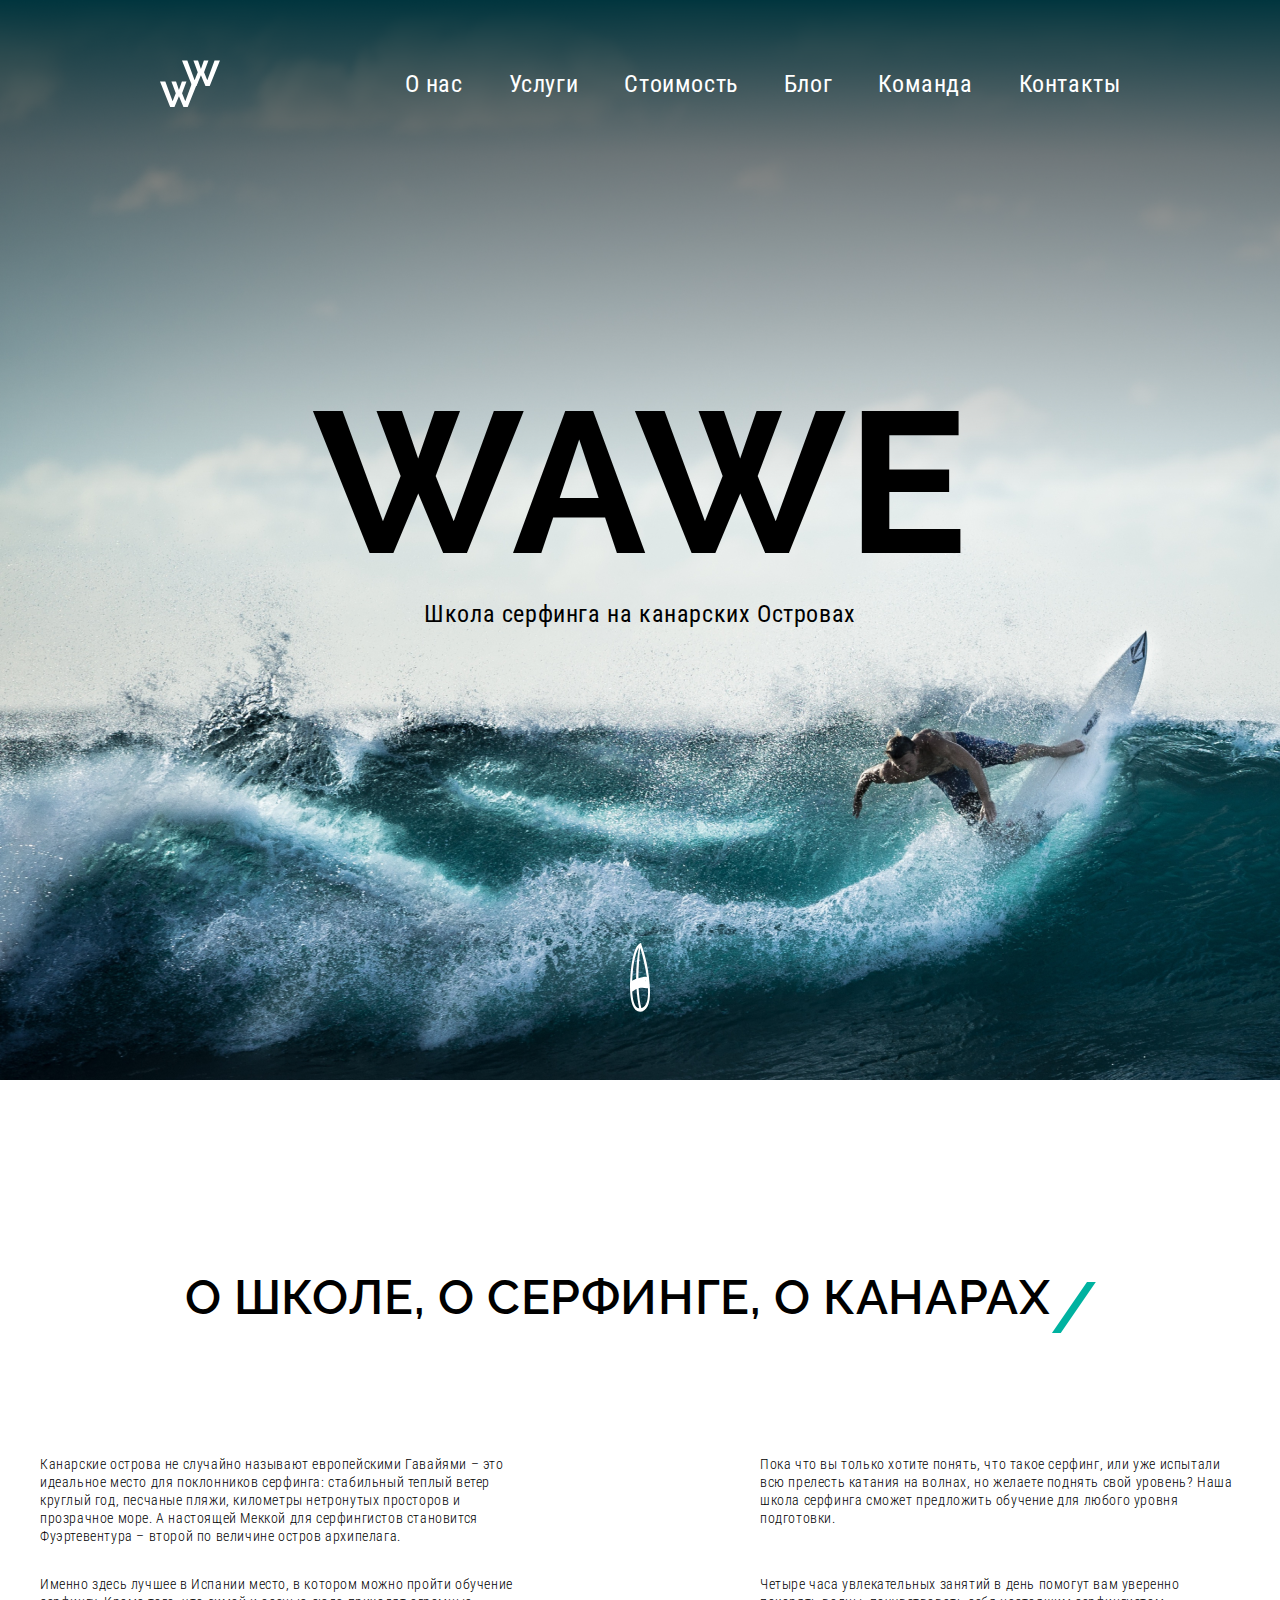
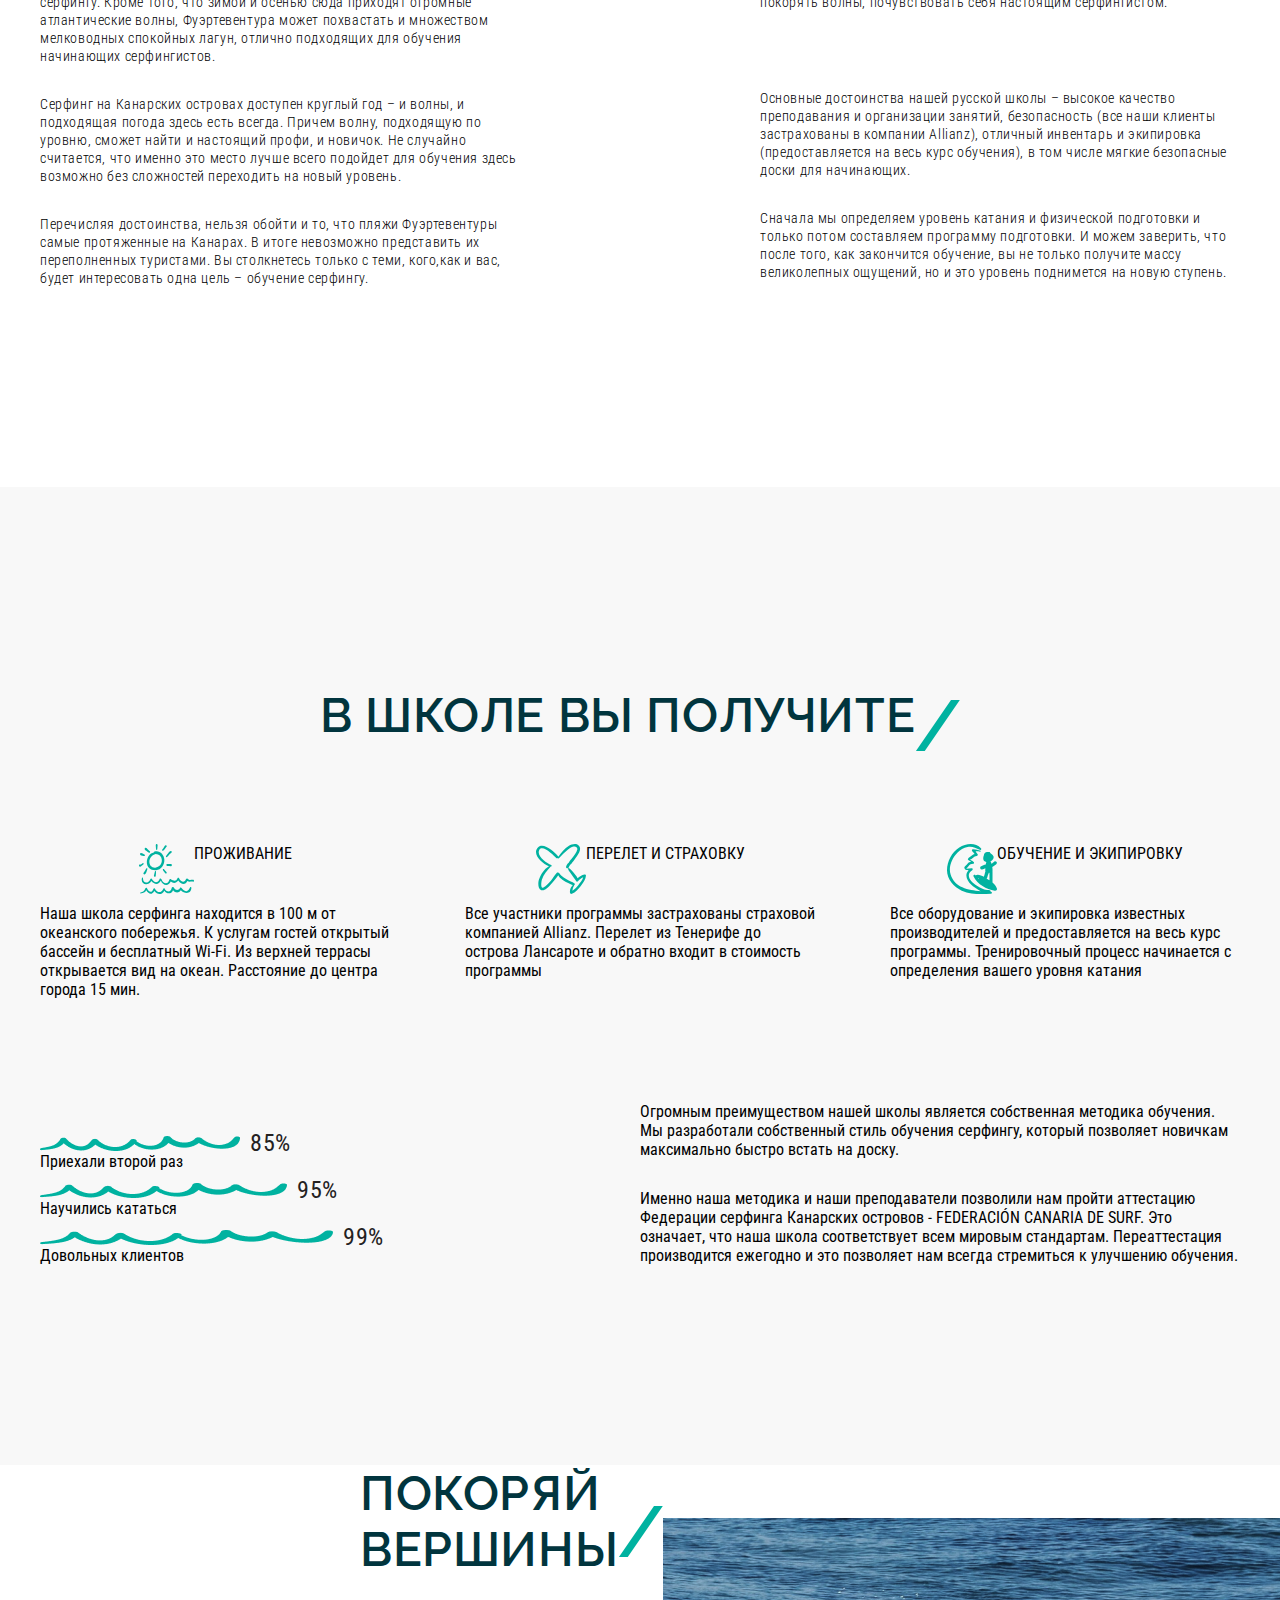
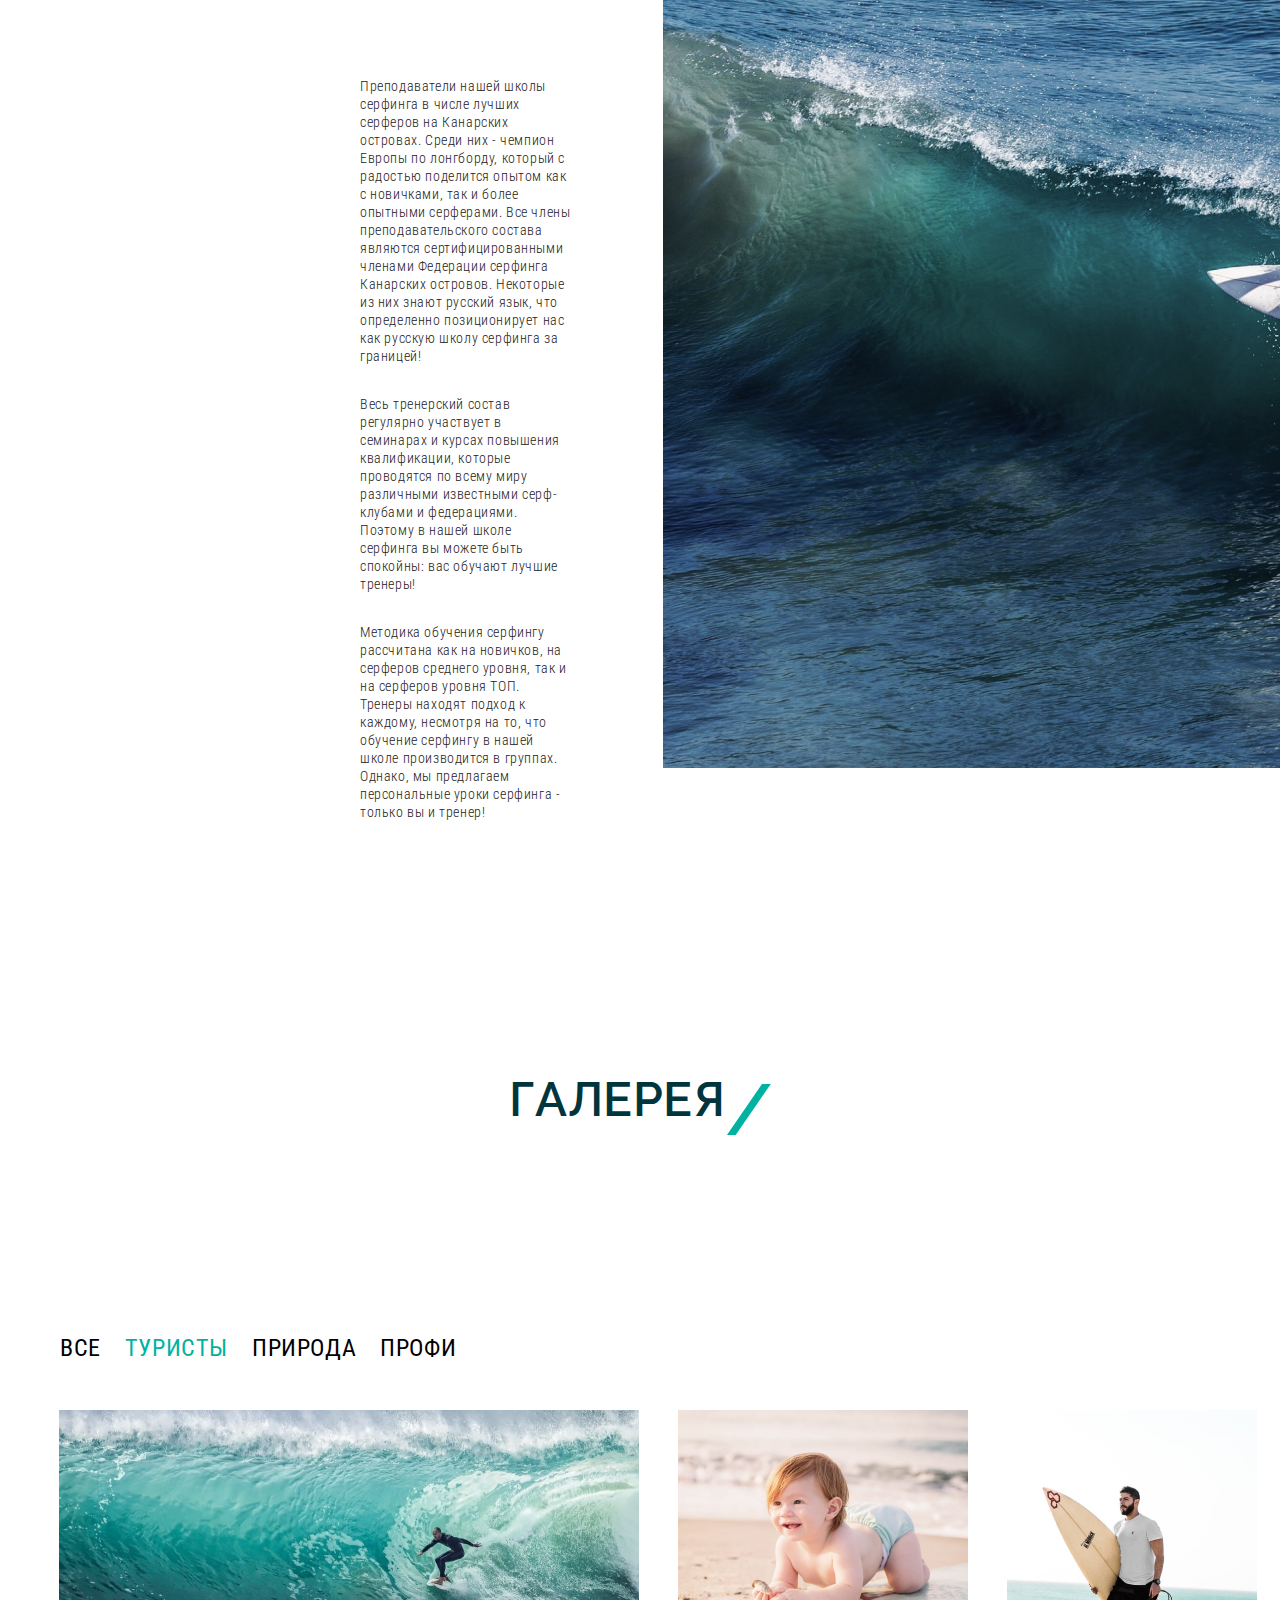
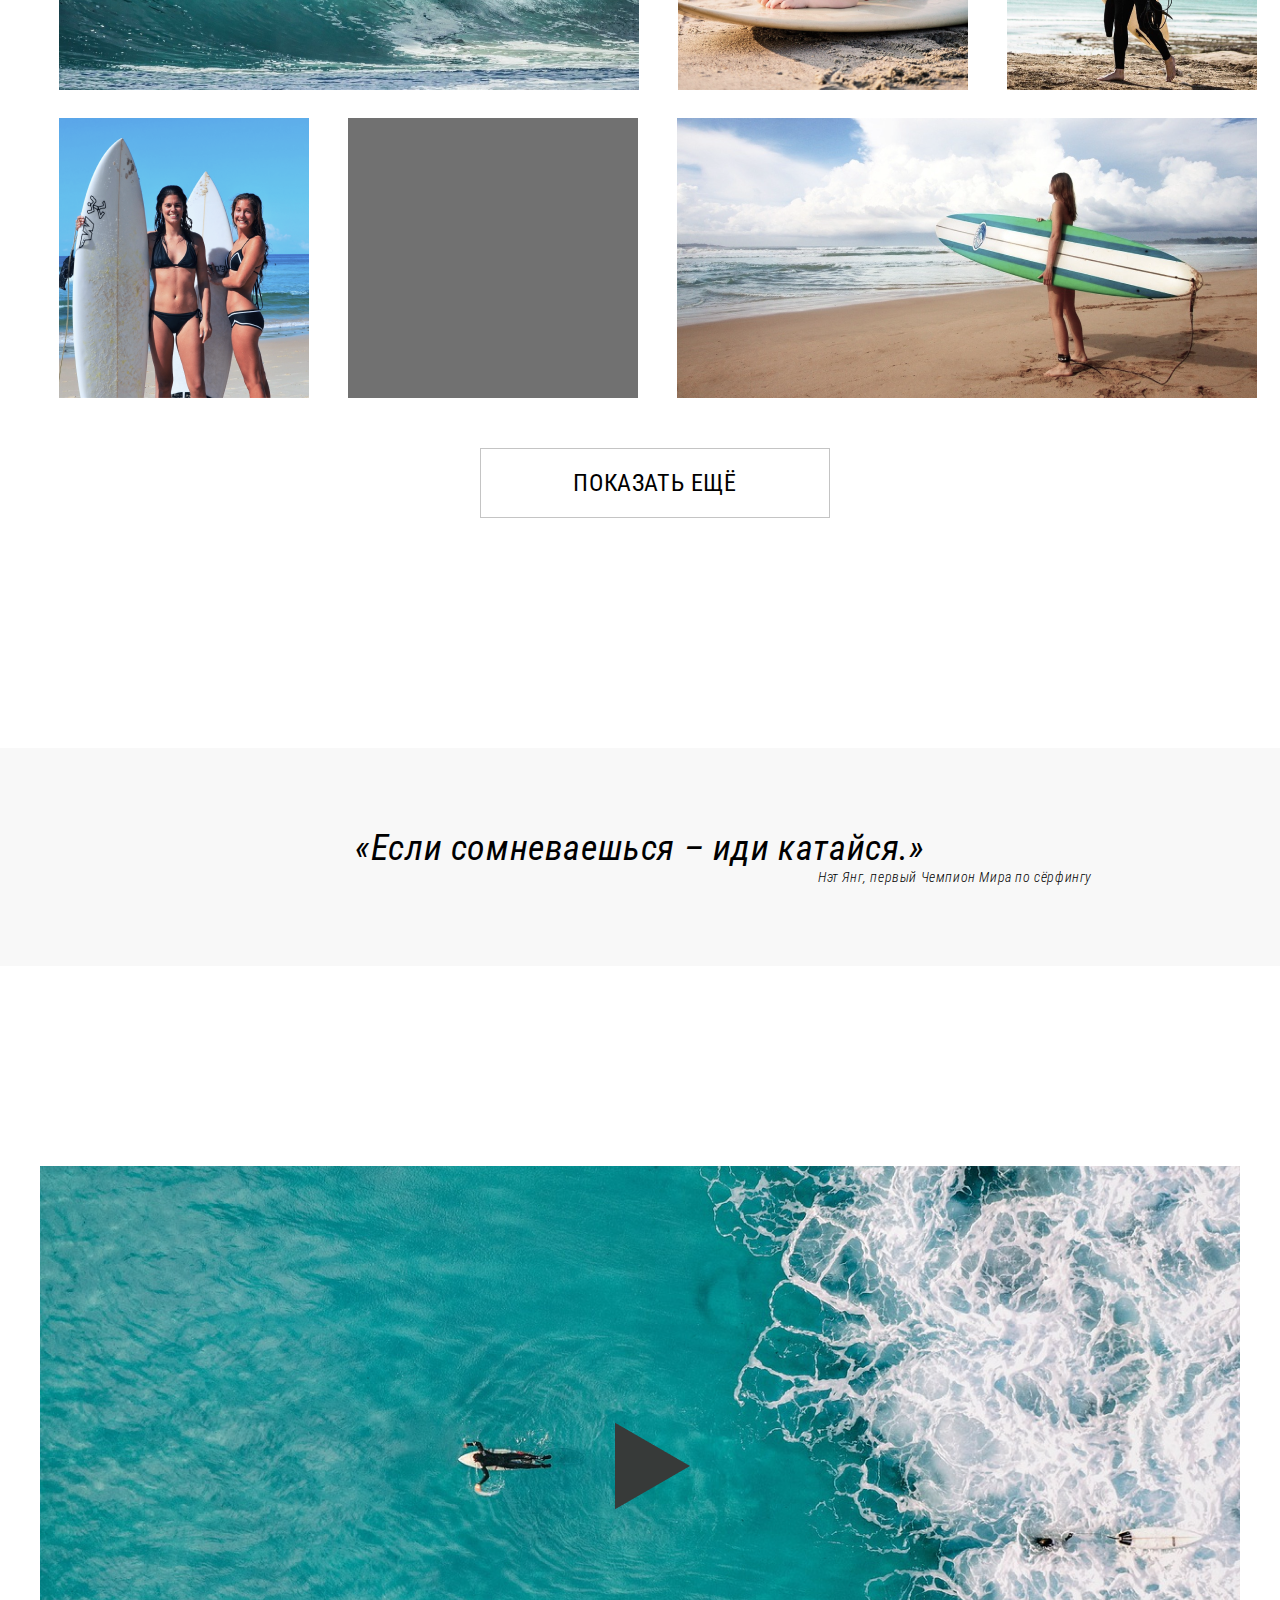
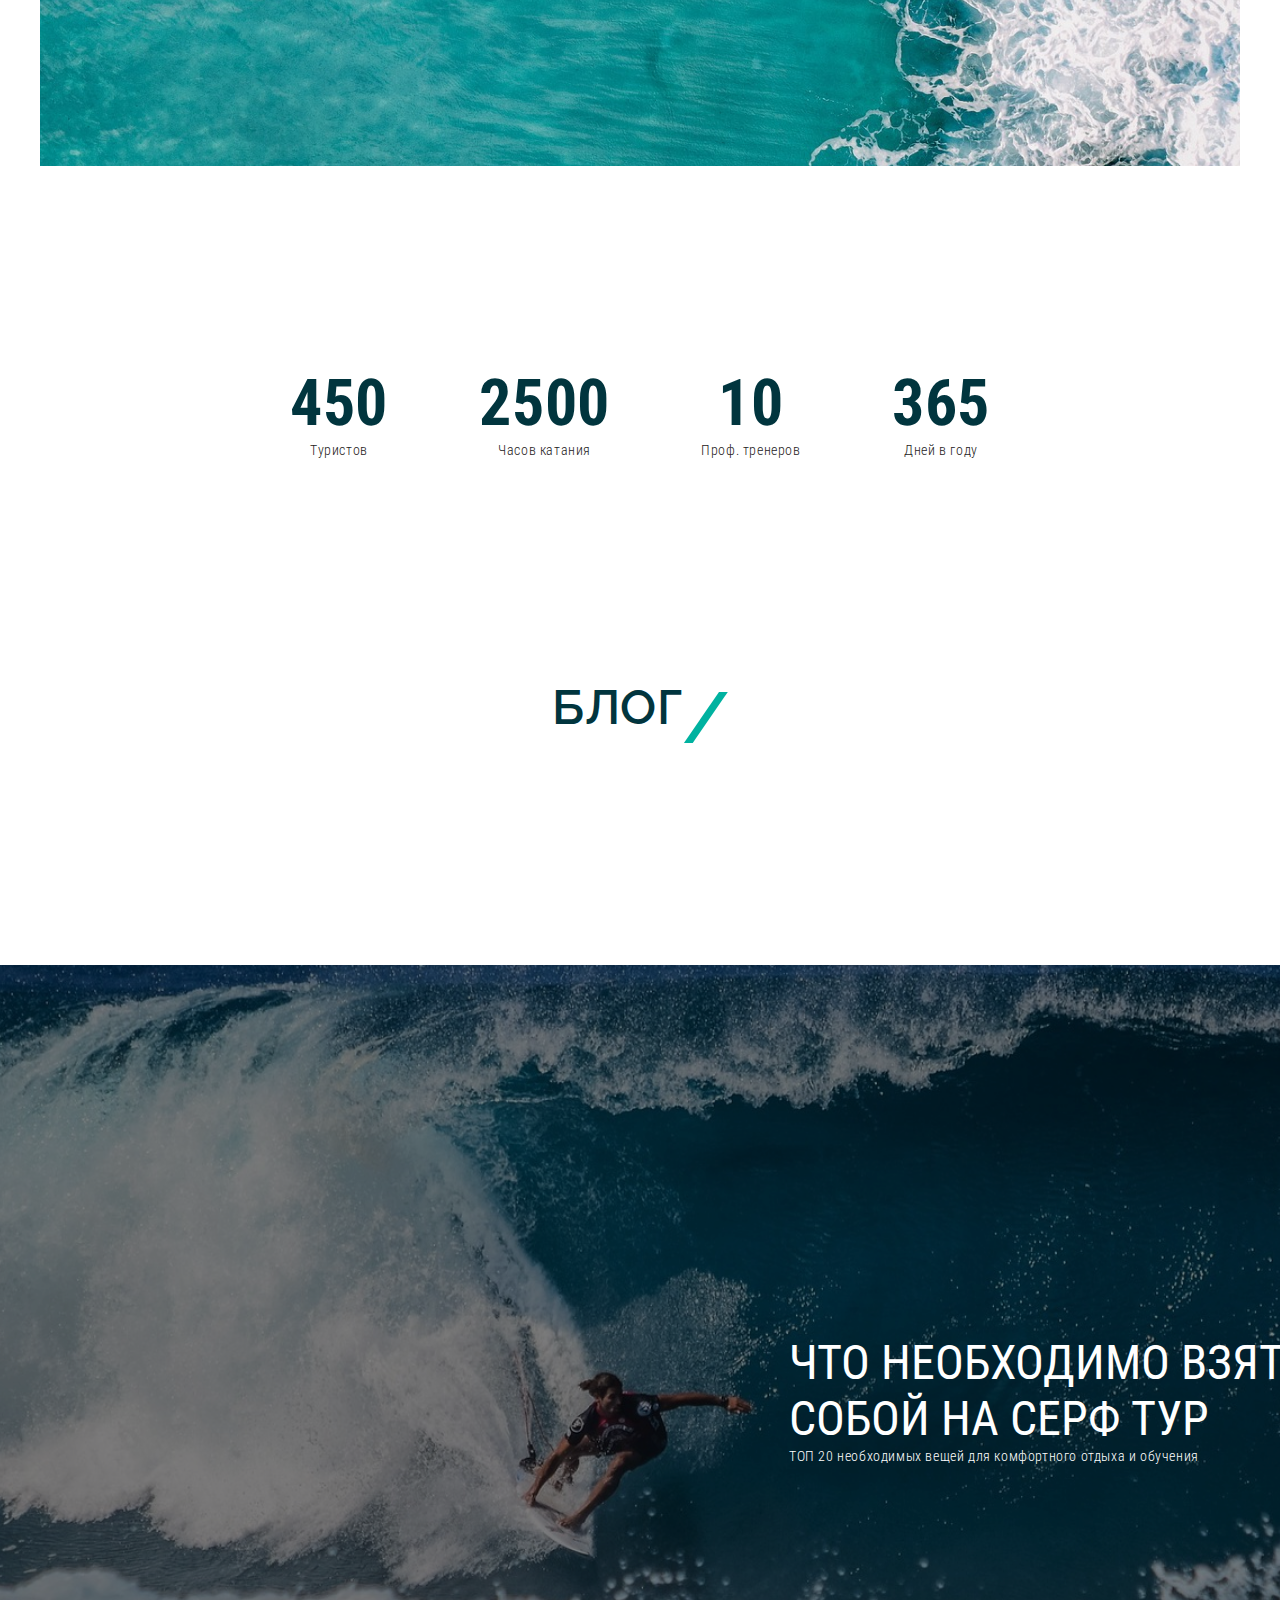
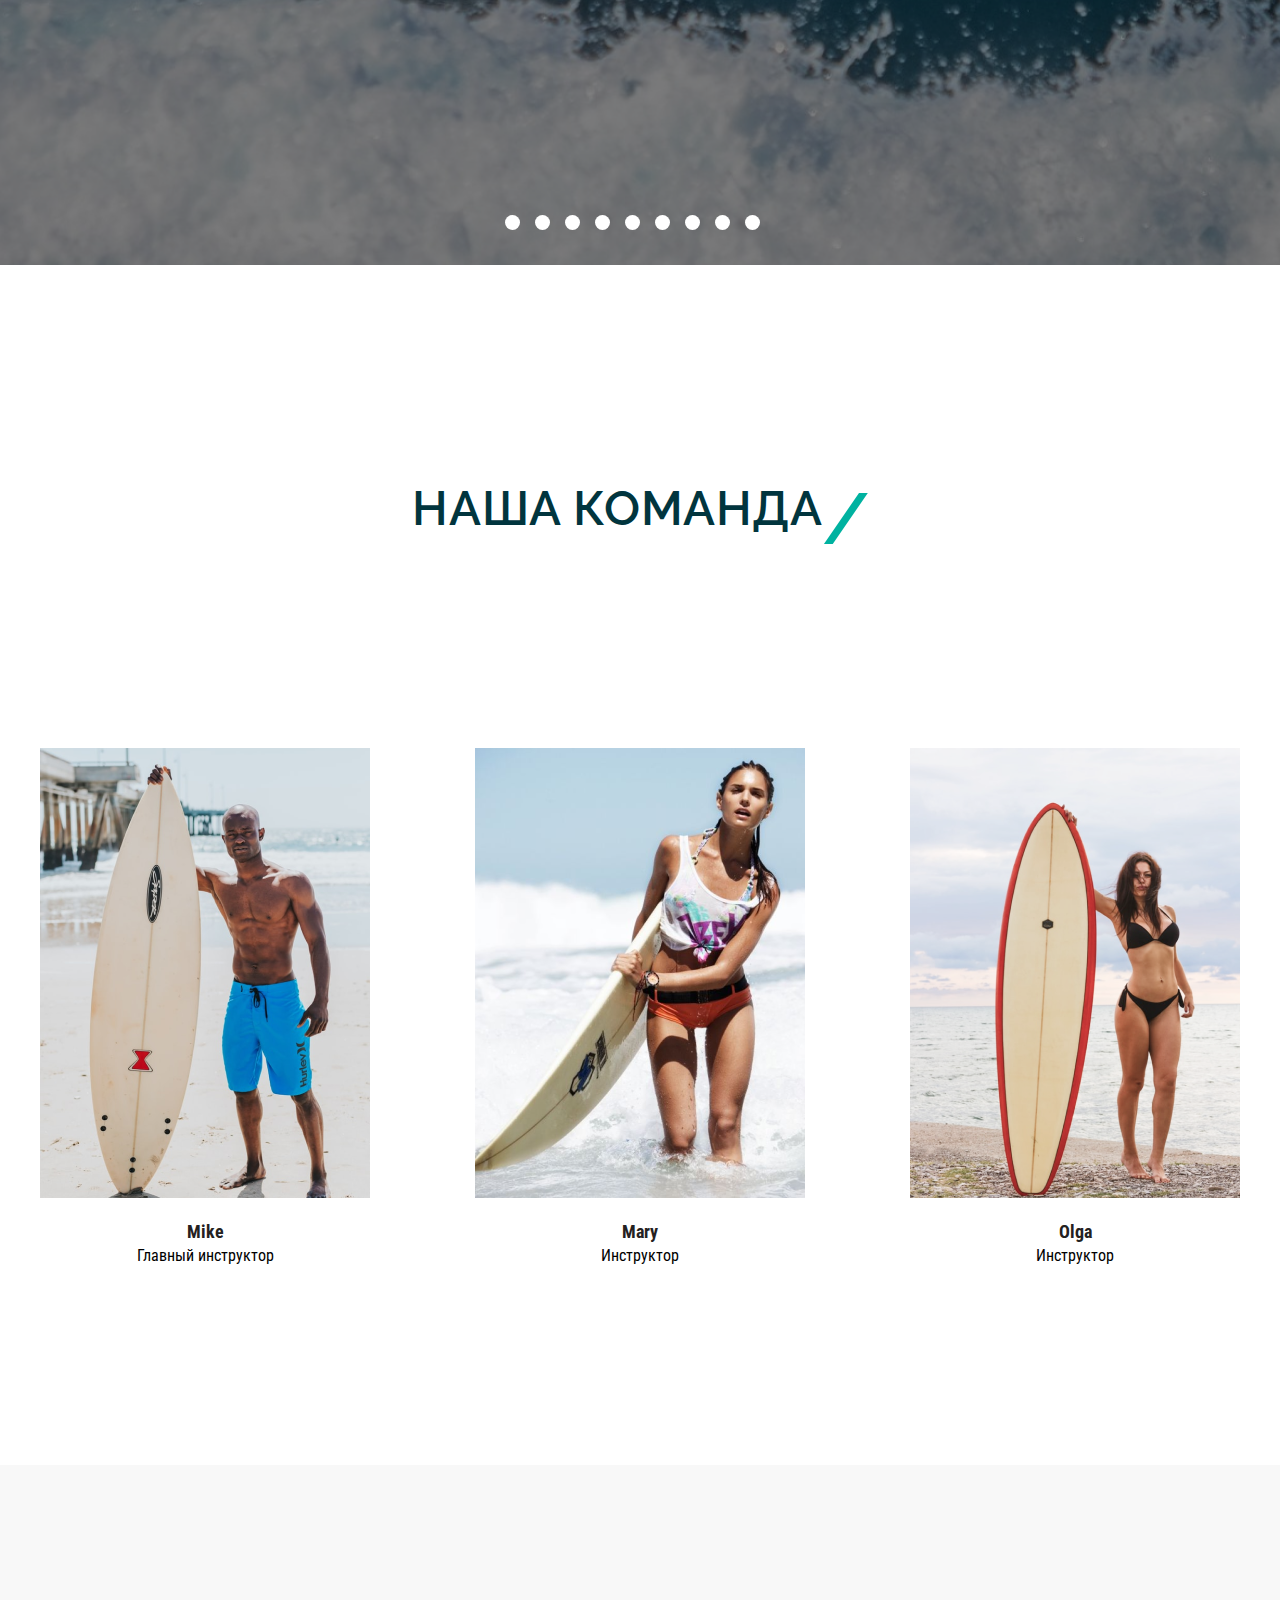
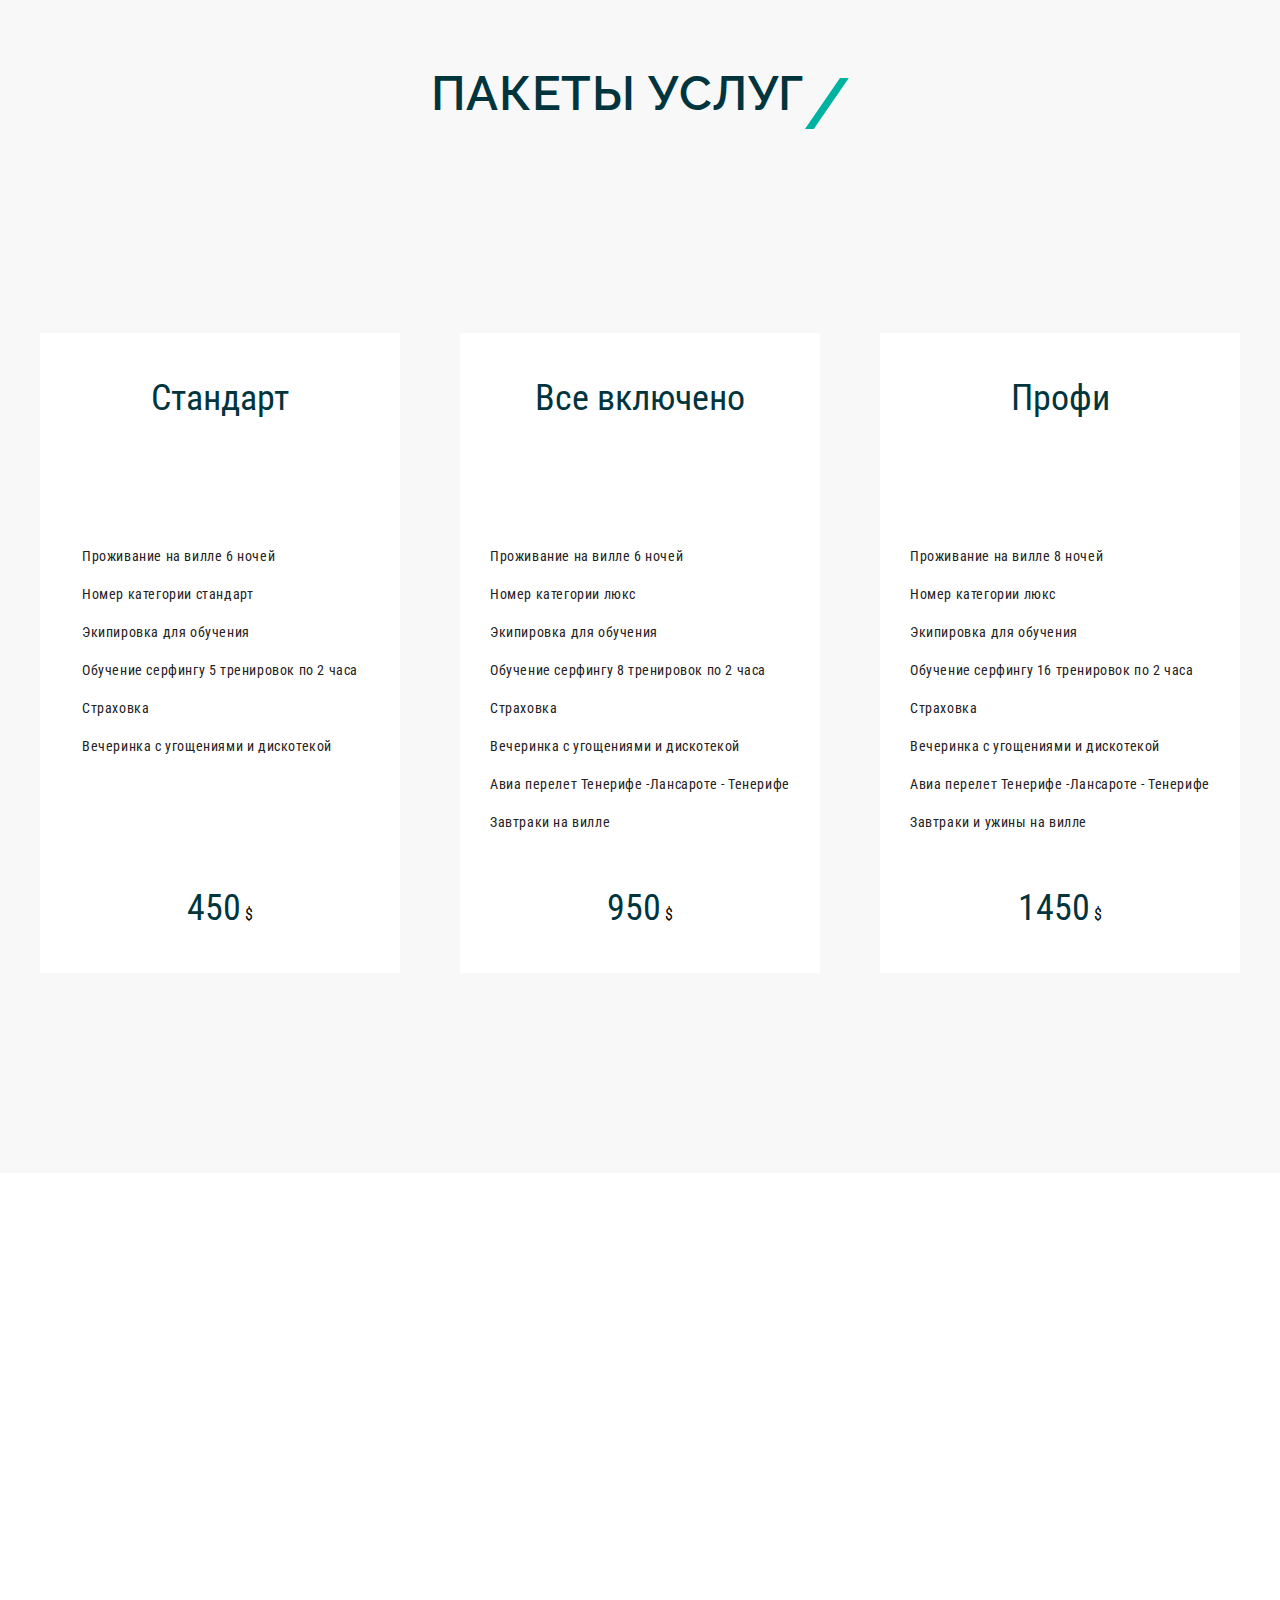
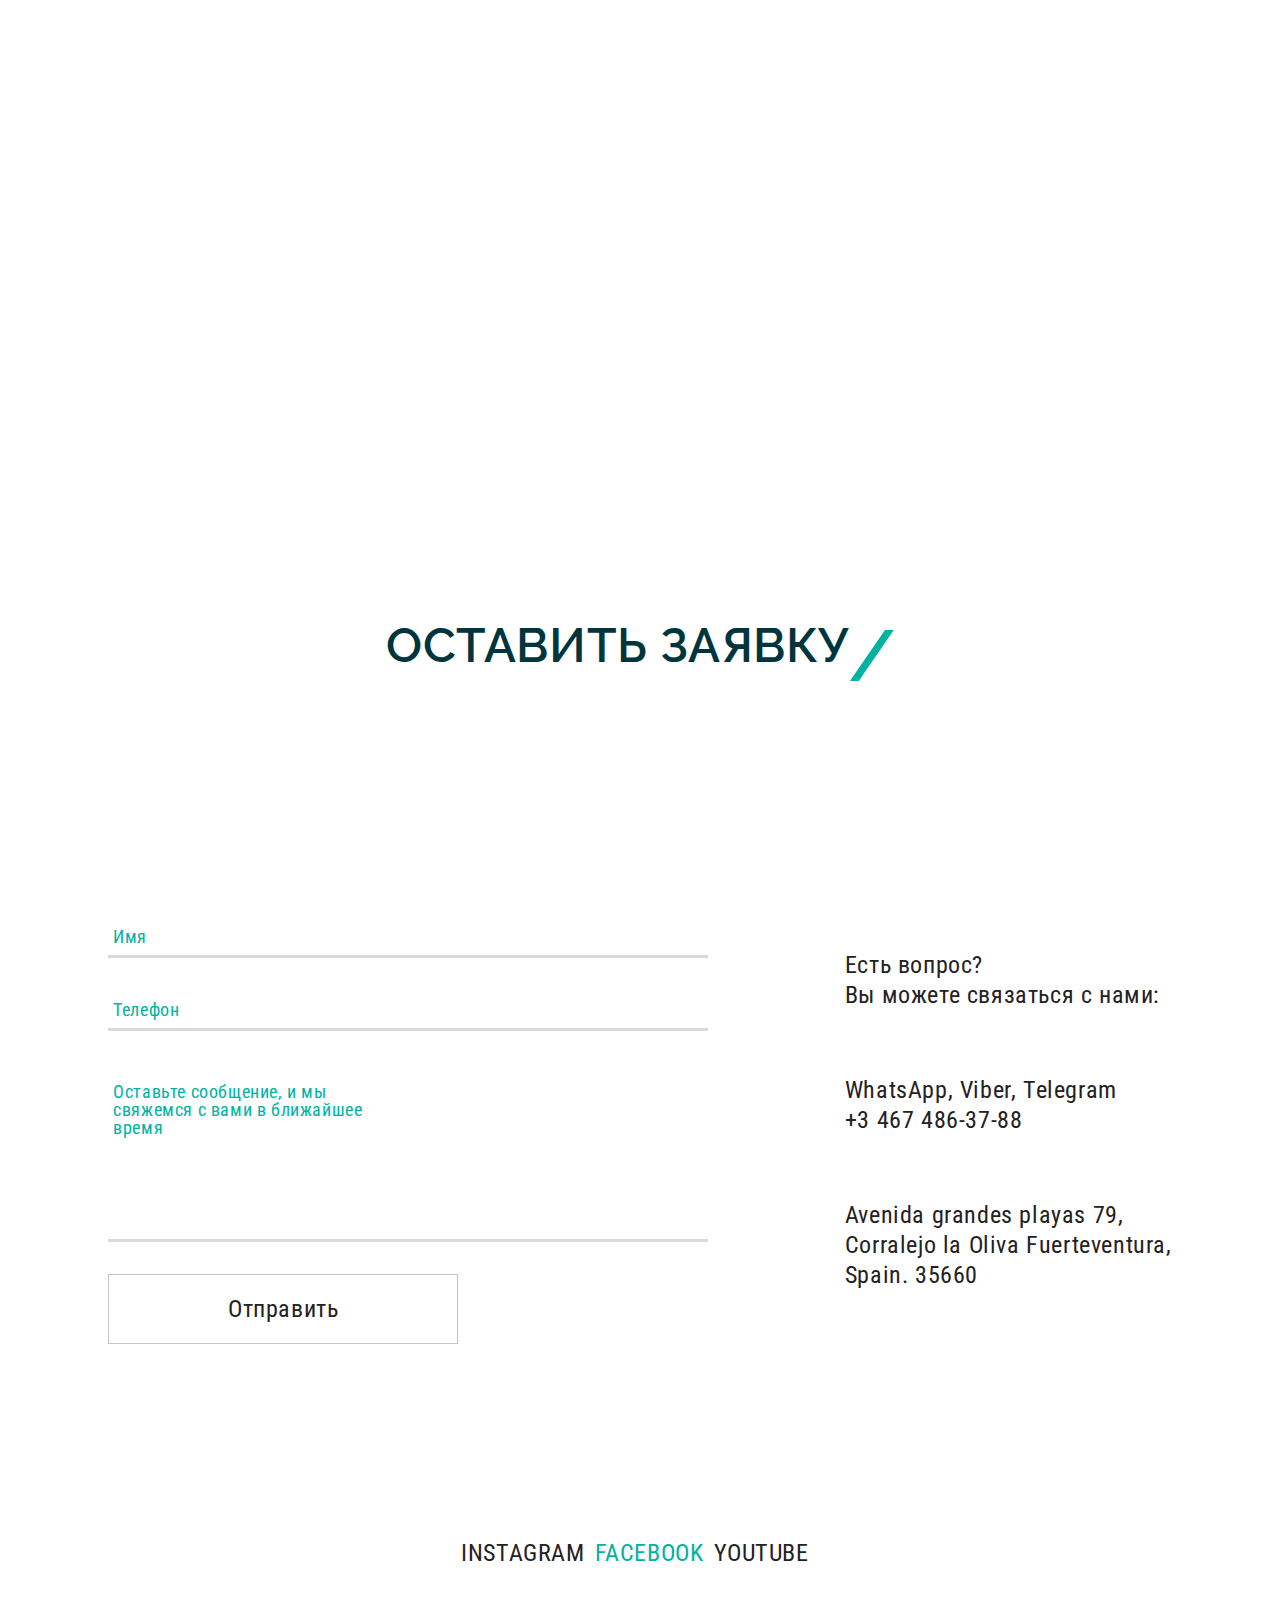
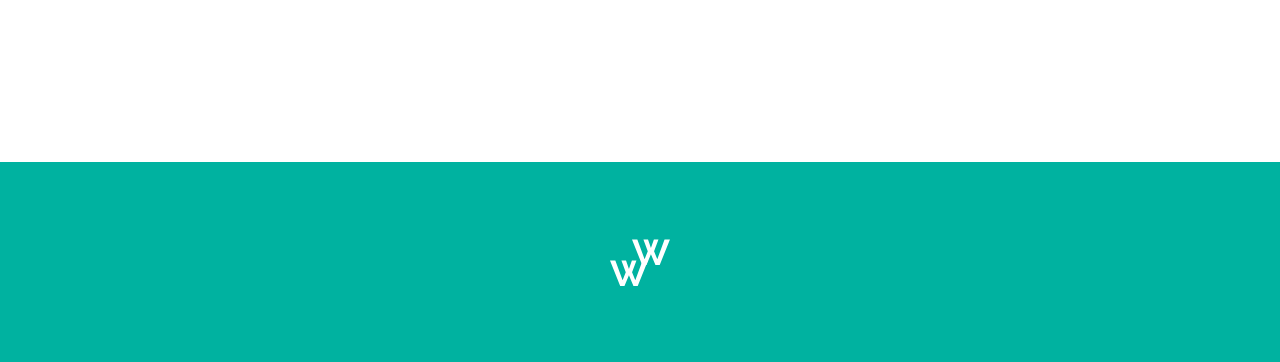
<file: Wave/index.html>
<!DOCTYPE html>
<html lang="en">
  <head>
    <meta charset="UTF-8" />
    <meta http-equiv="X-UA-Compatible" content="IE=edge" />
    <meta name="viewport" content="width=device-width, initial-scale=1.0" />
    <title>Wave</title>
    <link rel="stylesheet" href="style.css" />
    <link rel="preconnect" href="https://fonts.googleapis.com" />
    <link rel="preconnect" href="https://fonts.gstatic.com" crossorigin />
    <link rel="preconnect" href="https://fonts.googleapis.com" />
    <link rel="preconnect" href="https://fonts.gstatic.com" crossorigin />
    <link
      href="https://fonts.googleapis.com/css2?family=Raleway:ital,wght@0,100;0,200;0,300;0,400;0,500;0,600;0,700;0,800;0,900;1,100;1,200;1,300;1,400;1,500;1,600;1,700;1,800;1,900&family=Roboto+Condensed:ital,wght@0,300;0,400;0,700;1,300;1,400;1,700&display=swap"
      rel="stylesheet"
    />
  </head>
  <body>
    <div class="prew">
      <div class="container">
        <div>
          <header>
            <img src="./icons/лого.svg" alt="" class="header__logo" />
            <div class="header__list">
              <p class="header__menu-text">О нас</p>
              <p class="header__menu-text">Услуги</p>
              <p class="header__menu-text">Стоимость</p>
              <p class="header__menu-text">Блог</p>
              <p class="header__menu-text">Команда</p>
              <p class="header__menu-text">Контакты</p>
            </div>
          </header>
          <div class="prew__main-content">
            <p class="prew__main-text">WAWE</p>
            <p class="prew__description-text">
              Школа серфинга на канарских Островах
            </p>
          </div>
          <div class="prew__cursor">
            <img src="icons/curor.svg" alt="" />
          </div>
        </div>
      </div>
    </div>
    <main>
      <article class="description description_mt">
        <div class="container">
          <div class="description__flex-wrap">
            <p class="description__title">О ШКОЛЕ, О СЕРФИНГЕ, О КАНАРАХ</p>
            <img
              src="icons/line.svg"
              alt=""
              class="line description__line_position"
            />
          </div>
          <div class="description__main-text">
            <div class="description__left-text">
              <p class="description__desc-text">
                Канарские острова не случайно называют европейскими Гавайями –
                это идеальное место для поклонников серфинга: стабильный теплый
                ветер круглый год, песчаные пляжи, километры нетронутых
                просторов и прозрачное море. А настоящей Меккой для серфингистов
                становится Фуэртевентура – второй по величине остров архипелага.
              </p>
              <p class="description__desc-text">
                Именно здесь лучшее в Испании место, в котором можно пройти
                обучение серфингу. Кроме того, что зимой и осенью сюда приходят
                огромные атлантические волны, Фуэртевентура может похвастать и
                множеством мелководных спокойных лагун, отлично подходящих для
                обучения начинающих серфингистов.
              </p>
              <p class="description__desc-text">
                Серфинг на Канарских островах доступен круглый год – и волны, и
                подходящая погода здесь есть всегда. Причем волну, подходящую по
                уровню, сможет найти и настоящий профи, и новичок. Не случайно
                считается, что именно это место лучше всего подойдет для
                обучения здесь возможно без сложностей переходить на новый
                уровень.
              </p>
              <p class="description__desc-text">
                Перечисляя достоинства, нельзя обойти и то, что пляжи
                Фуэртевентуры самые протяженные на Канарах. В итоге невозможно
                представить их переполненных туристами. Вы столкнетесь только с
                теми, кого,как и вас, будет интересовать одна цель – обучение
                серфингу.
              </p>
            </div>
            <div class="description__right-text">
              <p class="description__desc-text">
                Пока что вы только хотите понять, что такое серфинг, или уже
                испытали всю прелесть катания на волнах, но желаете поднять свой
                уровень? Наша школа серфинга сможет предложить обучение для
                любого уровня подготовки.
              </p>
              <p class="description__desc-text description__desc-text_mt-mb">
                Четыре часа увлекательных занятий в день помогут вам уверенно
                покорять волны, почувствовать себя настоящим серфингистом.
              </p>
              <p class="description__desc-text">
                Основные достоинства нашей русской школы – высокое качество
                преподавания и организации занятий, безопасность (все наши
                клиенты застрахованы в компании Allianz), отличный инвентарь и
                экипировка (предоставляется на весь курс обучения), в том числе
                мягкие безопасные доски для начинающих.
              </p>
              <p class="description__desc-text">
                Сначала мы определяем уровень катания и физической подготовки и
                только потом составляем программу подготовки. И можем заверить,
                что после того, как закончится обучение, вы не только получите
                массу великолепных ощущений, но и это уровень поднимется на
                новую ступень.
              </p>
            </div>
          </div>
        </div>
      </article>
      <div class="color-block">
        <div class="container">
          <section class="get-in-school get-in-school_padding">
            <div class="get-in-school__flex-wrap">
              <p class="title">В ШКОЛЕ ВЫ ПОЛУЧИТЕ</p>
              <img src="icons/line.svg" alt="" class="line line_position" />
            </div>
            <div class="get-in-school__criteries">
              <div class="get-in-school__criteria">
                <div class="get-in-school__flex-wrap">
                  <img src="icons/sunAndSea.svg" alt="" />
                  <p class="get-in-school__criteria-title">ПРОЖИВАНИЕ</p>
                </div>
                <p class="get-in-school__desc-text">
                  Наша школа серфинга находится в 100 м от океанского побережья.
                  К услугам гостей открытый бассейн и бесплатный Wi-Fi. Из
                  верхней террасы открывается вид на океан. Расстояние до центра
                  города 15 мин.
                </p>
              </div>
              <div class="get-in-school__criteria">
                <div class="get-in-school__flex-wrap">
                  <img src="icons/plane.svg" alt="" />
                  <p class="get-in-school__criteria-title">
                    ПЕРЕЛЕТ И СТРАХОВКУ
                  </p>
                </div>
                <p class="get-in-school__desc-text">
                  Все участники программы застрахованы страховой компанией
                  Allianz. Перелет из Тенерифе до острова Лансароте и обратно
                  входит в стоимость программы
                </p>
              </div>
              <div class="get-in-school__criteria">
                <div class="get-in-school__flex-wrap">
                  <img src="icons/ManSurf.svg" alt="" />
                  <p class="get-in-school__criteria-title">
                    ОБУЧЕНИЕ И ЭКИПИРОВКУ
                  </p>
                </div>
                <p class="get-in-school__desc-text">
                  Все оборудование и экипировка известных производителей и
                  предоставляется на весь курс программы. Тренировочный процесс
                  начинается с определения вашего уровня катания
                </p>
              </div>
            </div>
            <div class="container">
              <div class="skills">
                <div class="skills__visits-skills">
                  <div class="skills-skill">
                    <div class="skills__flex-wrap">
                      <img src="icons/seaLine85.png" alt="" />
                      <p>85%</p>
                    </div>
                    <p>Приехали второй раз</p>
                  </div>
                  <div class="skills-skill skills-skill_mt">
                    <div class="skills__flex-wrap">
                      <img src="icons/seaLine95.png" alt="" />
                      <p>95%</p>
                    </div>
                    <p>Научились кататься</p>
                  </div>
                  <div class="skills-skill skills-skill_mt">
                    <div class="skills__flex-wrap">
                      <img src="icons/seaLine99.png" alt="" />
                      <p>99%</p>
                    </div>
                    <p>Довольных клиентов</p>
                  </div>
                </div>
                <div class="skill__description__desc-about-school">
                  <p>
                    Огромным преимуществом нашей школы является собственная
                    методика обучения. Мы разработали собственный стиль обучения
                    серфингу, который позволяет новичкам максимально быстро
                    встать на доску.
                  </p>

                  <p style="margin-top: 30px">
                    Именно наша методика и наши преподаватели позволили нам
                    пройти аттестацию Федерации серфинга Канарских островов -
                    FEDERACIÓN CANARIA DE SURF. Это означает, что наша школа
                    соответствует всем мировым стандартам. Переаттестация
                    производится ежегодно и это позволяет нам всегда стремиться
                    к улучшению обучения.
                  </p>
                </div>
              </div>
            </div>
          </section>
        </div>
      </div>

      <article class="counter-the-peaks">
        <div class="counter-the-peaks-text">
          <div class="flex-wrap flex-wrap_jc">
            <p class="title counter-the-peaks__title_margin">ПОКОРЯЙ ВЕРШИНЫ</p>
            <img src="icons/line.svg" alt="" class="line line_position" />
          </div>
          <div class="counter-the-peaks__descripton">
            <p class="counter-the-peaks__descripton-text">
              Преподаватели нашей школы серфинга в числе лучших серферов на
              Канарских островах. Среди них - чемпион Европы по лонгборду,
              который с радостью поделится опытом как с новичками, так и более
              опытными серферами. Все члены преподавательского состава являются
              сертифицированными членами Федерации серфинга Канарских островов.
              Некоторые из них знают русский язык, что определенно позиционирует
              нас как русскую школу серфинга за границей!
            </p>
            <p
              class="counter-the-peaks__descripton-text counter-the-peaks__descripton-text_mt"
            >
              Весь тренерский состав регулярно участвует в семинарах и курсах
              повышения квалификации, которые проводятся по всему миру
              различными известными серф-клубами и федерациями. Поэтому в нашей
              школе серфинга вы можете быть спокойны: вас обучают лучшие
              тренеры!
            </p>
            <p
              class="counter-the-peaks__descripton-text counter-the-peaks__descripton-text_mt"
            >
              Методика обучения серфингу рассчитана как на новичков, на серферов
              среднего уровня, так и на серферов уровня ТОП. Тренеры находят
              подход к каждому, несмотря на то, что обучение серфингу в нашей
              школе производится в группах. Однако, мы предлагаем персональные
              уроки серфинга - только вы и тренер!
            </p>
          </div>
        </div>
        <img src="img/SurfPeacs.png" alt="" />
      </article>
      <div class="container">
        <section class="gallerey gallerey_margin">
          <div class="container"></div>
          <div class="flex-wrap">
            <p class="title">ГАЛЕРЕЯ</p>
            <img src="icons/line.svg" alt="" class="line line_position" />
          </div>
          <div class="photos-and-buttons photos-and-buttons_margin">
            <div class="photos-and-buttons__buttons">
              <button class="photos-and-buttons__button">ВСЕ</button>
              <button
                class="photos-and-buttons__button photos-and-buttons__button-active"
              >
                ТУРИСТЫ
              </button>
              <button class="photos-and-buttons__button">ПРИРОДА</button>
              <button class="photos-and-buttons__button">ПРОФИ</button>
            </div>
            <div class="photos-and-buttons__photos">
              <img src="img/gallereyImg/surf.png" alt="" />
              <img src="img/gallereyImg/CildandSurf.png" alt="" />
              <img src="img/gallereyImg/manAndSurf.png" alt="" />
              <img src="img/gallereyImg/girlsAndSurf.png" alt="" />
              <img src="img/gallereyImg/wave.png" alt="" />
              <img src="img/gallereyImg/girlAndSurf.png" alt="" />
            </div>
          </div>
          <button class="gallerey__button">ПОКАЗАТЬ ЕЩЁ</button>
        </section>
      </div>
      <article class="quote quote_margin">
        <p class="quote__text">«Если сомневаешься – иди катайся.»</p>
        <p class="quote__description">
          Нэт Янг, первый Чемпион Мира по сёрфингу
        </p>
      </article>
      <div class="video">
        <div class="container video__flex-wrap">
          <img src="img/video.png" alt="" class="video__video" />
          <div class="statistics statistics_width-margin">
            <div class="flex-wrap statistics__flex-wrap">
              <div class="statistics__criteria">
                <p class="statistics__title-number">450</p>
                <p class="statistics__desciption-text">Tуристов</p>
              </div>
              <div class="statistics__criteria">
                <p class="statistics__title-number">2500</p>
                <p class="statistics__desciption-text">Часов катания</p>
              </div>
              <div class="statistics__criteria">
                <p class="statistics__title-number">10</p>
                <p class="statistics__desciption-text">Проф. тренеров</p>
              </div>
              <div class="statistics__criteria">
                <p class="statistics__title-number">365</p>
                <p class="statistics__desciption-text">Дней в году</p>
              </div>
            </div>
          </div>
        </div>
      </div>
      <section class="blog blog_margin">
        <div class="container">
          <div class="flex-wrap">
            <p class="title">БЛОГ</p>
            <img src="icons/line.svg" alt="" class="line line_position" />
          </div>
        </div>
        <div class="slider slider_margin">
          <div class="flex-wrap slider__flex-wrap slider-line">
            <div class="slider-card">
              <div class="slider-card__text">
                <p class="slider-card__title-text">
                  ЧТО НЕОБХОДИМО ВЗЯТЬ С СОБОЙ НА СЕРФ ТУР
                </p>
                <p class="slider-card__decription-text">
                  ТОП 20 необходимых вещей для комфортного отдыха и обучения
                </p>
              </div>
            </div>
            <div class="slider-card">
              <div class="slider-card__text">
                <p class="slider-card__title-text">
                  ЧТО НЕОБХОДИМО ВЗЯТЬ С СОБОЙ НА СЕРФ ТУР
                </p>
                <p class="slider-card__decription-text">
                  ТОП 20 необходимых вещей для комфортного отдыха и обучения
                </p>
              </div>
            </div>
            <div class="slider-card">
              <div class="slider-card__text">
                <p class="slider-card__title-text">
                  ЧТО НЕОБХОДИМО ВЗЯТЬ С СОБОЙ НА СЕРФ ТУР
                </p>
                <p class="slider-card__decription-text">
                  ТОП 20 необходимых вещей для комфортного отдыха и обучения
                </p>
              </div>
            </div>
            <div class="slider-card">
              <div class="slider-card__text">
                <p class="slider-card__title-text">
                  ЧТО НЕОБХОДИМО ВЗЯТЬ С СОБОЙ НА СЕРФ ТУР
                </p>
                <p class="slider-card__decription-text">
                  ТОП 20 необходимых вещей для комфортного отдыха и обучения
                </p>
              </div>
            </div>
            <div class="slider-card">
              <div class="slider-card__text">
                <p class="slider-card__title-text">
                  ЧТО НЕОБХОДИМО ВЗЯТЬ С СОБОЙ НА СЕРФ ТУР
                </p>
                <p class="slider-card__decription-text">
                  ТОП 20 необходимых вещей для комфортного отдыха и обучения
                </p>
              </div>
            </div>
            <div class="slider-card">
              <div class="slider-card__text">
                <p class="slider-card__title-text">
                  ЧТО НЕОБХОДИМО ВЗЯТЬ С СОБОЙ НА СЕРФ ТУР
                </p>
                <p class="slider-card__decription-text">
                  ТОП 20 необходимых вещей для комфортного отдыха и обучения
                </p>
              </div>
            </div>
            <div class="slider-card">
              <div class="slider-card__text">
                <p class="slider-card__title-text">
                  ЧТО НЕОБХОДИМО ВЗЯТЬ С СОБОЙ НА СЕРФ ТУР
                </p>
                <p class="slider-card__decription-text">
                  ТОП 20 необходимых вещей для комфортного отдыха и обучения
                </p>
              </div>
            </div>
            <div class="slider-card">
              <div class="slider-card__text">
                <p class="slider-card__title-text">
                  ЧТО НЕОБХОДИМО ВЗЯТЬ С СОБОЙ НА СЕРФ ТУР
                </p>
                <p class="slider-card__decription-text">
                  ТОП 20 необходимых вещей для комфортного отдыха и обучения
                </p>
              </div>
            </div>
            <div class="slider-card">
              <div class="slider-card__text">
                <p class="slider-card__title-text">
                  ЧТО НЕОБХОДИМО ВЗЯТЬ С СОБОЙ НА СЕРФ ТУР
                </p>
                <p class="slider-card__decription-text">
                  ТОП 20 необходимых вещей для комфортного отдыха и обучения
                </p>
              </div>
            </div>
          </div>
          <div class="slider__buttons">
            <input type="radio" name="slider__button" id="1" />
            <input type="radio" name="slider__button" id="2" />
            <input type="radio" name="slider__button" id="3" />
            <input type="radio" name="slider__button" id="4" />
            <input type="radio" name="slider__button" id="5" />
            <input type="radio" name="slider__button" id="6" />
            <input type="radio" name="slider__button" id="7" />
            <input type="radio" name="slider__button" id="8" />
            <input type="radio" name="slider__button" id="9" />
            <label
              for="1"
              class="slider_buuton-label slider_buuton-label-active"
            ></label>
            <label for="2" class="slider_buuton-label"></label>
            <label for="3" class="slider_buuton-label"></label>
            <label for="4" class="slider_buuton-label"></label>
            <label for="5" class="slider_buuton-label"></label>
            <label for="6" class="slider_buuton-label"></label>
            <label for="7" class="slider_buuton-label"></label>
            <label for="8" class="slider_buuton-label"></label>
            <label for="9" class="slider_buuton-label"></label>
          </div>
        </div>
      </section>
      <section class="team team_margin">
        <div class="flex-wrap">
          <p class="title">НАША КОМАНДА</p>
          <img src="icons/line.svg" alt="" class="line line_position" />
        </div>
        <div class="container">
          <div class="flex-wrap flex-wrap_marginTop-flex">
            <div class="team__card">
              <img src="./img/Mike.png" alt="" />
              <p class="team__card-title">Mike</p>
              <p class="team__card-description">Главный инструктор</p>
            </div>
            <div class="team__card">
              <img src="./img/Mary.png" alt="" />
              <p class="team__card-title">Mary</p>
              <p class="team__card-description">Инструктор</p>
            </div>
            <div class="team__card">
              <img src="./img/Olga.png" alt="" />
              <p class="team__card-title">Olga</p>
              <p class="team__card-description">Инструктор</p>
            </div>
          </div>
        </div>
      </section>
      <section class="services services_padding color-block">
        <div class="container">
          <div class="flex-wrap">
            <p class="title">ПАКЕТЫ УСЛУГ</p>
            <img src="icons/line.svg" alt="" class="line line_position" />
          </div>
          <div class="flex-wrap flex-wrap_marginTop-flex">
            <div class="services__card">
              <p class="services__title">Стандарт</p>
              <div class="services__description services__description_margin">
                <p class="services__desc-txt">Проживание на вилле 6 ночей</p>
                <p class="services__desc-txt">Номер категории стандарт</p>
                <p class="services__desc-txt">Экипировка для обучения</p>
                <p class="services__desc-txt">
                  Обучение серфингу 5 тренировок по 2 часа
                </p>
                <p class="services__desc-txt">Страховка</p>
                <p class="services__desc-txt">
                  Вечеринка с угощениями и дискотекой
                </p>
              </div>
              <p class="services__price"><span class="price">450</span> $</p>
            </div>
            <div class="services__card">
              <p class="services__title">Все включено</p>
              <div class="services__description">
                <p class="services__desc-txt">Проживание на вилле 6 ночей</p>
                <p class="services__desc-txt">Номер категории люкс</p>
                <p class="services__desc-txt">Экипировка для обучения</p>
                <p class="services__desc-txt">
                  Обучение серфингу 8 тренировок по 2 часа
                </p>
                <p class="services__desc-txt">Страховка</p>
                <p class="services__desc-txt">
                  Вечеринка с угощениями и дискотекой
                </p>
                <p class="services__desc-txt">
                  Авиа перелет Тенерифе -Лансароте - Тенерифе
                </p>
                <p class="services__desc-txt">Завтраки на вилле</p>
              </div>
              <p class="services__price"><span class="price">950</span> $</p>
            </div>
            <div class="services__card">
              <p class="services__title">Профи</p>
              <div class="services__description">
                <p class="services__desc-txt">Проживание на вилле 8 ночей</p>
                <p class="services__desc-txt">Номер категории люкс</p>
                <p class="services__desc-txt">Экипировка для обучения</p>
                <p class="services__desc-txt">
                  Обучение серфингу 16 тренировок по 2 часа
                </p>
                <p class="services__desc-txt">Страховка</p>
                <p class="services__desc-txt">
                  Вечеринка с угощениями и дискотекой
                </p>
                <p class="services__desc-txt">
                  Авиа перелет Тенерифе -Лансароте - Тенерифе
                </p>
                <p class="services__desc-txt">Завтраки и ужины на вилле</p>
              </div>
              <p class="services__price"><span class="price">1450</span> $</p>
            </div>
          </div>
        </div>
      </section>
      <section class="card">
        <div class="container">
          <iframe
            src="https://www.google.com/maps/embed?pb=!1m18!1m12!1m3!1d250343.0006012486!2d-13.71370030067888!3d29.139679011441878!2m3!1f0!2f0!3f0!3m2!1i1024!2i768!4f13.1!3m3!1m2!1s0xc4618eca3015c31%3A0x1dfdf81f7d9ba65b!2sLA%20CASA%20CORISCO!5e0!3m2!1sru!2sru!4v1679746652504!5m2!1sru!2sru"
            width="100%"
            height="640"
            style="border: 0"
            allowfullscreen=""
            loading="lazy"
            referrerpolicy="no-referrer-when-downgrade"
          ></iframe>
        </div>
      </section>
      <section class="sumbit-application">
        <div class="container">
          <div class="flex-wrap">
            <p class="title">ОСТАВИТЬ ЗАЯВКУ</p>
            <img src="icons/line.svg" alt="" class="line line_position" />
          </div>
          <div class="flex-wrap flex-wrap_marginTop-flex" style="justify-content: space-around;">
            <form action="#" method="post" class="sumbit-application__form">
              <input
                type="text"
                name="name"
                id="name"
                class="sumbit-application__inp-name"
                placeholder="Имя"
              />
              <input
                type="tel"
                name="telephone"
                id="telephone"
                class="sumbit-application__inp-telephone"
                placeholder="Телефон"
                maxlength="18"
              />
              <textarea
                name="massage"
                id="massage"
                cols="30"
                rows="10"
                class="sumbit-application__textarea-massage"
                placeholder="Оставьте сообщение, и мы 
свяжемся с вами в ближайшее 
время"
              ></textarea>
              <input type="submit" value="Отправить" class="sumbit-application__button"/>
            </form>
            <div class="application-description">
              <p class="applicaton-description__text">
                Есть вопрос? <br />
                Вы можете связаться с нами:
              </p>
              <p class="applicaton-description__text">
                WhatsApp, Viber, Telegram <br />
                +3 467 486-37-88
              </p>
              <p class="applicaton-description__text">
                Avenida grandes playas 79, <br />
                Corralejo la Oliva Fuerteventura,<br />
                Spain. 35660
              </p>
            </div>
          </div>
        </div>
      </section>
      <div class="container">
        <div class="social">
          <p class="social__text">INSTAGRAM</p>
          <p class="social__text social__text_active">FACEBOOK</p>
          <p class="social__text">YOUTUBE</p>
        </div>
      </div>
    </main>
    <footer>
      <img src="icons/лого.svg" alt="">
    </footer>
    <script src="slider.js"></script>
    <script src="validation.js"></script>
  </body>
</html>
</file>
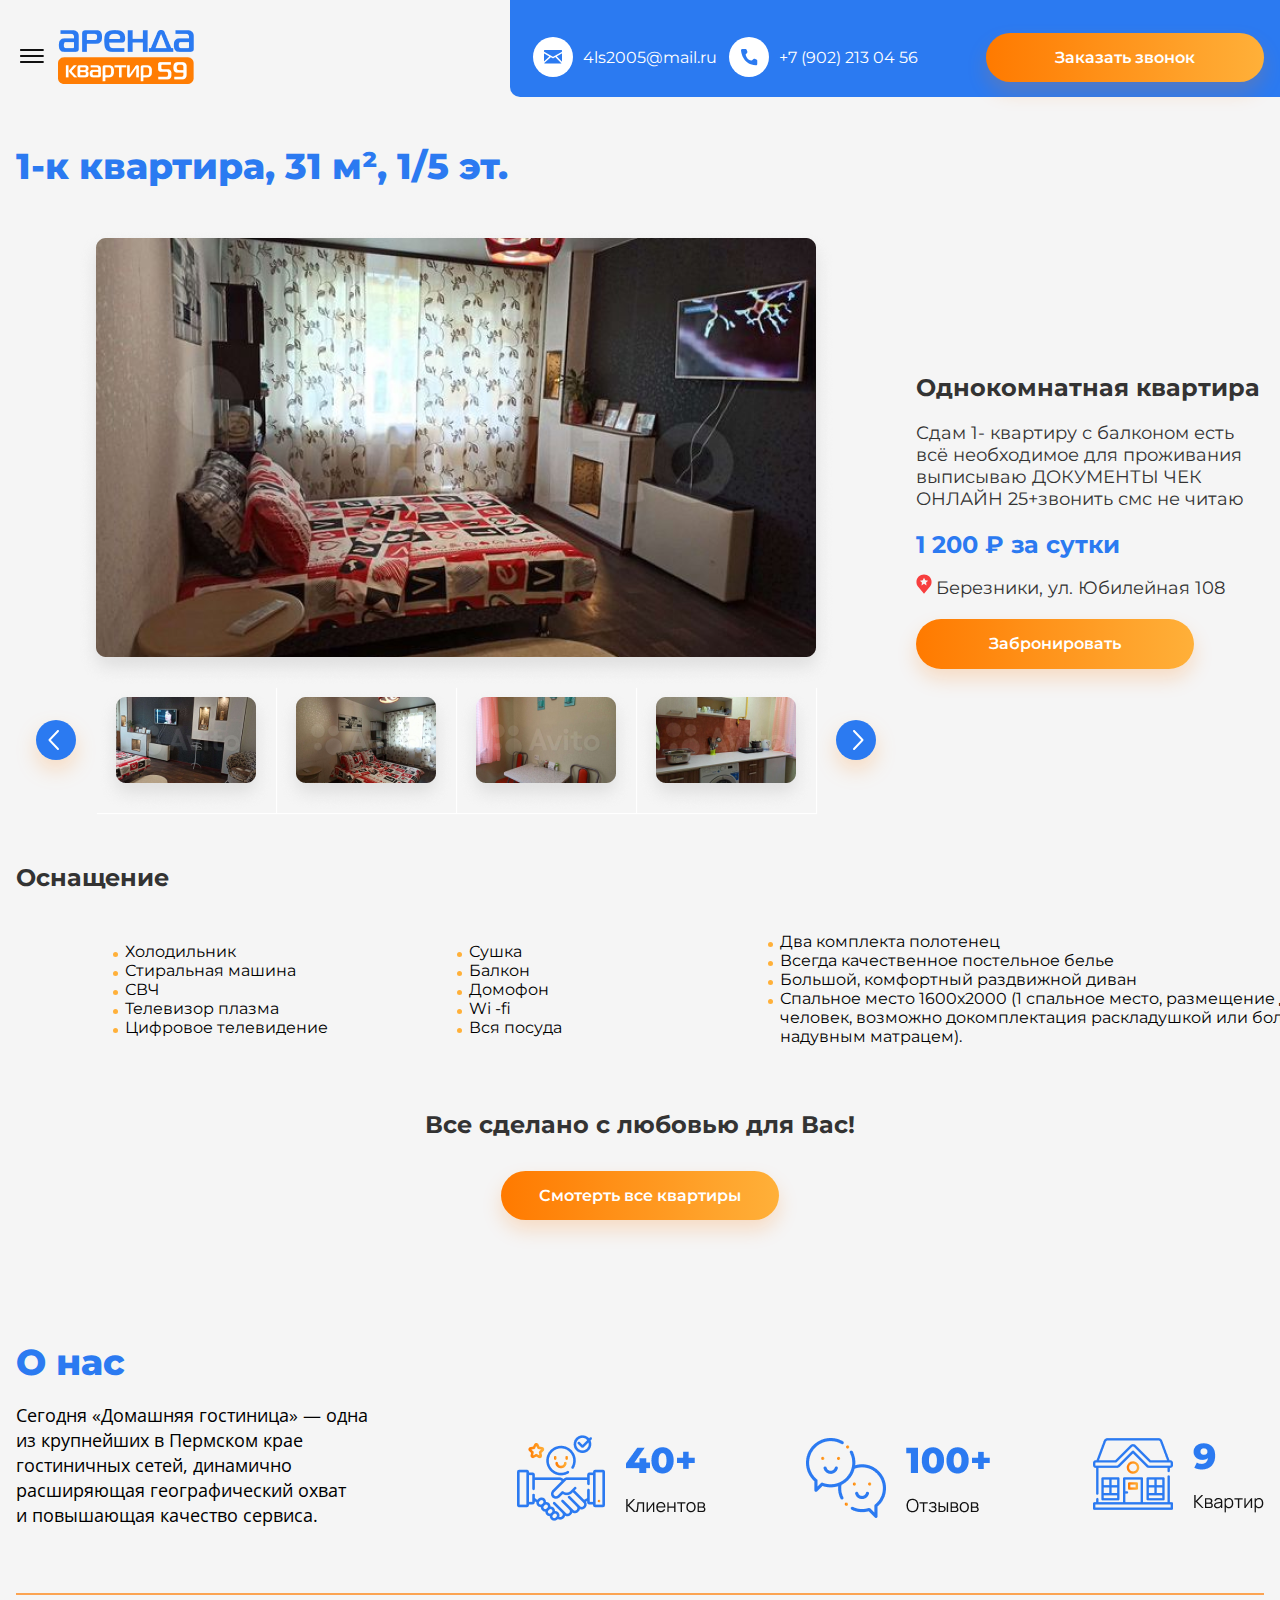
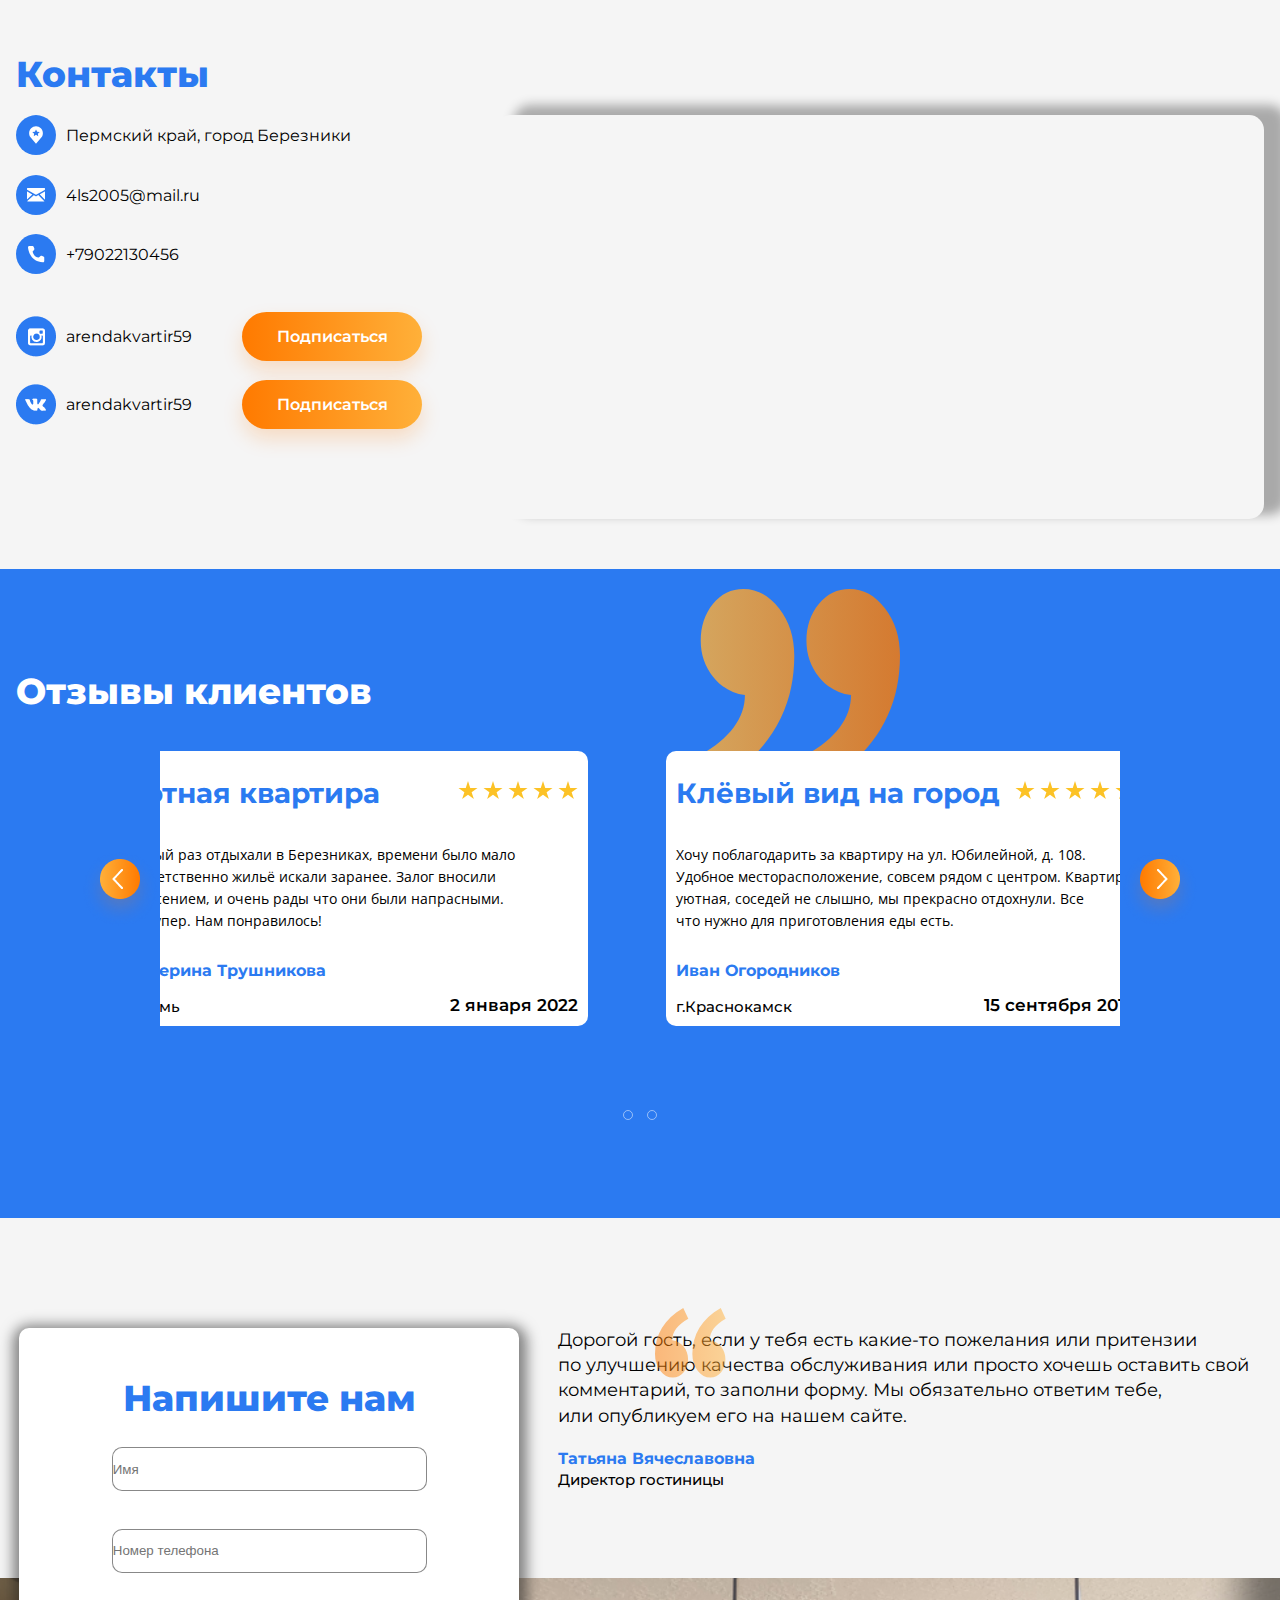
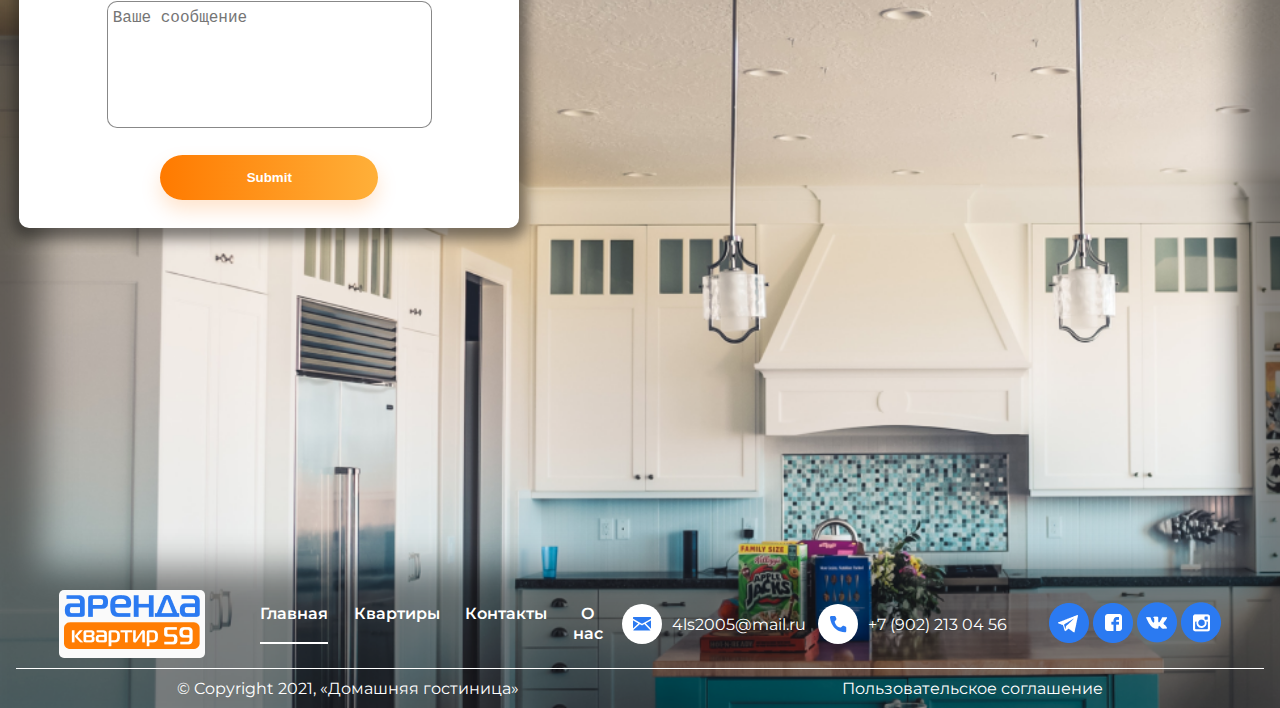
<file: аренда квартир/flat.html>
<!DOCTYPE html>
<html lang="en">
<head>
    <meta charset="UTF-8">
    <meta http-equiv="X-UA-Compatible" content="IE=edge">
    <meta name="viewport" content="width=device-width, initial-scale=1.0">
    <title>Квартира 2к 31м...</title>
    <link rel="stylesheet" href="stylesFlats.css">
    <link rel="stylesheet" href="style.css">
    <link rel="stylesheet" href="media.css">
    <link rel="stylesheet" href="styleflat.css">
</head>
<body>
    <header>
        <div class="backgroud-header">
            <div class="background-left"></div>
            <div class="blue-color_flats"></div>
        </div>
        <nav class="container">
            <div class="menu-open" id="menu">
                <ul class="ul-nav_menu">
                    <li class="our-flats" style="color: #ffff; text-decoration: underline;">Категории</li>
                    <a href="main.html">
                        <li>Главная</li>
                    </a>
                    <a href="flats.html">
                        <li>Квартиры</li>
                    </a>
                    <li>Контакты</li>
                    <li>О нас</li>
                </ul>
                </div>
            <div class="flex-wrap">
                <div class="nav-left">
                    <div class="menu">
                        <img src="icons/menu.svg" alt="">
                    </div>
                    <img src="icons/logo.png" alt="">
                    <ul class="ul-nav">
                        <a href="main.html">
                            <li>Главная</li>
                        </a>
                        <a href="flats.html">
                            <li>Квартиры</li>
                        </a>
                        <li>Контакты</li>
                        <li>О нас</li>
                    </ul>
                </div>
                <div class="nav-right">
                    <div class="flex-wrap">
                        <div class="text-align">
                            <img src="icons/Icon@.svg" alt="">
                             <span class="text-nav-right">
                                 4ls2005@mail.ru
                            </span>
                        </div>
                        <div class="text-align">
                            <img src="icons/Iconnumber.svg" alt="">
                            <span class="text-nav-right">
                                +7 (902) 213 04 56
                            </span>
                        </div>
                    </div>
                    <div class="btn media" id="order-call-client">
                        Заказать звонок
                    </div>
                </div>
            </div>
        </nav>
       
       </header>
       <div class="overlay">
        </div>
        <div class="order-call">
            <svg width="30" height="30" viewBox="0 0 30 30" fill="none" xmlns="http://www.w3.org/2000/svg" style="float:right; margin: 5px" id="close-cross">
                <path fill-rule="evenodd" clip-rule="evenodd" d="M24.2929 4.29289C24.6834 3.90237 25.3166 3.90237 25.7071 4.29289C26.0976 4.68342 26.0976 5.31658 25.7071 5.70711L16.4142 15L25.7071 24.2929C26.0976 24.6834 26.0976 25.3166 25.7071 25.7071C25.3166 26.0976 24.6834 26.0976 24.2929 25.7071L15 16.4142L5.70711 25.7071C5.31658 26.0976 4.68342 26.0976 4.29289 25.7071C3.90237 25.3166 3.90237 24.6834 4.29289 24.2929L13.5858 15L4.29289 5.70711C3.90237 5.31658 3.90237 4.68342 4.29289 4.29289C4.68342 3.90237 5.31658 3.90237 5.70711 4.29289L15 13.5858L24.2929 4.29289Z" fill="#111111" fill-opacity="0.5"/>
                </svg>
                <div class="content-order-call">
                    <div class="our-flats" style="margin-top: 30px">
                        Заказать звонок
                    </div>
                    <p style="width:300px ;">Оставьте заявку и мы свяжемся с вами в ближайшее время!
                    </p>
                    <input type="Post" class="input-order-call" placeholder="Имя">
                    <br>
                    <input type="Post" class="input-order-call" placeholder="Номер телефона">
                    <br><br>
                    <input type="submit" class="btn" placeholder="Отправить" style="border: none;">
            </div>
        </div>
        <main>
            <div class="container">
                <p class="our-flats flats_heading"> 
                    1-к квартира, 31 м², 1/5 эт.
                </p>
                <div class="flat_block">
                    <div class="modal-desription-flat_block">
                        <div class="modal-flats">
                            <div class="images-flat">
                                <img src="flat-photos/Background.png" alt="" class="img-flat active-flat">
                                <img src="flat-photos/Background (1).png" alt="" class="img-flat">
                                <img src="flat-photos/Background (2).png" alt="" class="img-flat">
                                <img src="flat-photos/Background (3).png" alt="" class="img-flat">
                                <img src="flat-photos/Background (4).png" alt="" class="img-flat">
                            </div>
                            <div class="images-low">
                                <img src="flat-photos/arrow (1).svg" alt="" id="left-btn">
                                <img src="flat-photos/Background (1).png" alt="" class="img-flat-size">
                                <img src="flat-photos/Background (2).png" alt="" class="img-flat-size">
                                <img src="flat-photos/Background (3).png" alt="" class="img-flat-size">
                                <img src="flat-photos/Background (4).png" alt="" class="img-flat-size">
                                <img src="flat-photos/arrow.svg" alt="" id="right-btn">
                            </div>
                        </div>
                        <div class="text_block_flat">
                            <strong class="heading-text-card">Однокомнатная квартира</strong>
                            <p class="desription-card-flat">
                                Сдам 1- квартиру с балконом есть всё необходимое для проживания выписываю ДОКУМЕНТЫ ЧЕК ОНЛАЙН 25+звонить смс не читаю
                            </p>
                            <p class="price">
                                1 200 ₽ за сутки 
                            </p>
                            <div class="adress">
                                <img src="icons/marker.svg" alt="">
                                <span class="desription-card-flat">Березники, ул. Юбилейная 108</span>
                            </div>
                            <div class="btn btn-flats">
                                <p>Забронировать</p>
                            </div>
                        </div>
                    </div>
                    <div style="margin-top: 50px;">
                        <strong class="heading-text-card" >Оснащение</strong>
                        <div class="equipment">
                           <div class="media-equpment">
                            <ul>
                                <li>Холодильник</li>
                                <li>Стиральная машина
                                </li>
                                <li>СВЧ
                                </li>
                                <li>Телевизор плазма</li>
                                <li>Цифровое телевидение
                                </li>
                            </ul>
                            <ul>
                                <li>Сушка
                                </li>
                                <li>Балкон
                                </li>
                                <li>Домофон</li>
                                <li>Wi -fi
                                </li>
                                <li>Вся посуда</li>
                            </ul>
                           </div>
                           <div style="width: 30%;">
                            <ul style="width: 600px;">
                                <li>Два комплекта полотенец
                                </li>
                                <li>Всегда качественное постельное белье</li>
                                <li>Большой, комфортный раздвижной диван
                                </li>
                                <li>Спальное место 1600х2000 (1 спальное место, размещение до 2-х человек, возможно докомплектация раскладушкой или большим надувным матрацем).
                                </li>
                            </ul>
                           </div> 
                        </div>
                    </div>
                    <div class="thank-you_block">
                        <strong class="heading-text-card" >Все сделано с любовью для Вас!</strong>
                        <div class="btn">Смотерть все квартиры</div>
                    </div>
                </div>
            </div>














        </main>



        <footer>
            <div class="container flats-margin">
                <span class="our-flats"> О нас</span>
                <br><br>
                <div class="about-us">
                    <div class="text-about-us">
                        Сегодня «Домашняя гостиница» — одна из крупнейших в Пермском крае гостиничных сетей, динамично расширяющая географический охват и повышающая качество сервиса.  
                    </div>
                    <img src="icons/40clients.png" alt="">
                    <img src="icons/100feedback.png" alt="">
                    <img src="icons/9flats.png" alt="">
                </div>
                <br><br><br>
                <div class="our-flats">Контакты</div>
                <br>
                <div class="contacts-block">
                    <div class="contacts">
                        <div class="flex-wrap-align">
                            <img src="icons/markerlogo.svg" alt="" style="margin-right: 10px;"> Пермский край, город Березники
                        </div>
                        <br>
                        <div class="flex-wrap-align">
                            <svg width="40" height="40" viewBox="0 0 40 40" fill="none" xmlns="http://www.w3.org/2000/svg" style="margin-right: 10px;">
                                <circle cx="20" cy="20" r="20" fill="#2B7AF1"/>
                                <path d="M28.4025 13H11.5975C11.4391 13.0002 11.2871 13.0609 11.1751 13.1687C11.0631 13.2766 11.0001 13.4228 11 13.5753V14.7327C11 14.7861 11.0601 14.8473 11.1092 14.872L19.9423 19.7282C19.9649 19.7406 19.9905 19.7471 20.0166 19.7468C20.0432 19.7469 20.0694 19.7401 20.0923 19.7271L28.6585 14.8767C28.7066 14.8509 28.8343 14.7825 28.8822 14.751C28.9402 14.7129 29 14.6785 29 14.6103V13.5751C28.9998 13.4226 28.9368 13.2765 28.8248 13.1686C28.7128 13.0608 28.5609 13.0002 28.4025 13V13Z" fill=" white"/>
                                <path d="M28.9255 16.4778C28.9025 16.4652 28.8764 16.4586 28.85 16.4588C28.8235 16.4589 28.7975 16.4658 28.7747 16.4787L23.9271 19.2239C23.9078 19.2348 23.8912 19.2496 23.8787 19.2675C23.8662 19.2853 23.858 19.3056 23.8547 19.3269C23.8515 19.3482 23.8532 19.3699 23.8599 19.3904C23.8666 19.411 23.8779 19.4298 23.8932 19.4456L28.7415 24.4759C28.7554 24.4904 28.7723 24.502 28.7911 24.5099C28.8099 24.5178 28.8302 24.5218 28.8507 24.5218C28.8903 24.5217 28.9282 24.5065 28.9562 24.4796C28.9842 24.4526 29 24.4161 29 24.378V16.6027C29.0002 16.5774 28.9933 16.5525 28.9802 16.5306C28.9671 16.5087 28.9482 16.4904 28.9255 16.4778Z" fill="white"/>
                                <path d="M22.53 20.1457C22.507 20.1216 22.4761 20.1058 22.4425 20.1009C22.4088 20.0961 22.3745 20.1025 22.3451 20.1191L20.4021 21.2196C20.2882 21.2829 20.1592 21.3166 20.0277 21.3175C19.8963 21.3183 19.7668 21.2862 19.6521 21.2243L17.9421 20.2841C17.9145 20.2689 17.8826 20.2626 17.8511 20.2661C17.8195 20.2696 17.7899 20.2827 17.7666 20.3034L11.273 26.1008C11.256 26.1161 11.2429 26.135 11.2349 26.156C11.2268 26.1771 11.2239 26.1997 11.2265 26.2219C11.2291 26.2442 11.2371 26.2656 11.2498 26.2844C11.2625 26.3032 11.2796 26.3189 11.2997 26.3303C11.4007 26.3874 11.4981 26.4146 11.5973 26.4146H28.2304C28.2595 26.4147 28.288 26.4065 28.3123 26.3911C28.3366 26.3757 28.3557 26.3538 28.3672 26.328C28.3788 26.3024 28.3824 26.2741 28.3775 26.2465C28.3726 26.219 28.3594 26.1934 28.3396 26.173L22.53 20.1457Z" fill="white"/>
                                <path d="M16.3378 19.6177C16.355 19.6024 16.3682 19.5835 16.3764 19.5623C16.3846 19.5412 16.3875 19.5185 16.3849 19.4961C16.3822 19.4737 16.3742 19.4522 16.3613 19.4334C16.3485 19.4145 16.3312 19.3988 16.3109 19.3876L11.2228 16.5904C11.2001 16.578 11.1744 16.5715 11.1483 16.5717C11.1222 16.5718 11.0965 16.5785 11.074 16.5912C11.0514 16.6039 11.0327 16.622 11.0197 16.6438C11.0068 16.6656 11 16.6903 11 16.7155V24.055C10.9998 24.083 11.0082 24.1105 11.0241 24.134C11.04 24.1575 11.0627 24.1759 11.0894 24.1872C11.1161 24.1984 11.1456 24.2018 11.1743 24.197C11.203 24.1922 11.2296 24.1795 11.2508 24.1603L16.3378 19.6177V19.6177Z" fill="white"/>
                                </svg> 4ls2005@mail.ru
                        </div>
                        <br>
                        <div class="flex-wrap-align">
                            <svg width="40" height="40" viewBox="0 0 40 40" fill="none" xmlns="http://www.w3.org/2000/svg" style="margin-right: 10px;">
                                <circle cx="20" cy="20" r="20" fill="#2B7AF1"/>
                                <path d="M22.8396 23.55L24.2396 22.15C24.4281 21.9638 24.6667 21.8363 24.9263 21.7831C25.1859 21.7298 25.4554 21.7531 25.7021 21.85L27.4083 22.5313C27.6576 22.6324 27.8713 22.8051 28.0226 23.0276C28.1738 23.25 28.2559 23.5123 28.2583 23.7813V26.9063C28.2569 27.0893 28.2184 27.2701 28.1452 27.4378C28.0721 27.6055 27.9657 27.7567 27.8326 27.8823C27.6995 28.0078 27.5423 28.1051 27.3706 28.1683C27.1988 28.2315 27.0161 28.2593 26.8333 28.25C14.8771 27.5063 12.4646 17.3813 12.0083 13.5063C11.9871 13.316 12.0065 13.1234 12.0651 12.9411C12.1237 12.7588 12.2202 12.591 12.3484 12.4487C12.4765 12.3065 12.6333 12.1929 12.8084 12.1156C12.9836 12.0382 13.1731 11.9989 13.3646 12H16.3833C16.6527 12.0008 16.9157 12.0822 17.1384 12.2337C17.3612 12.3851 17.5336 12.5998 17.6333 12.85L18.3146 14.5563C18.4147 14.8019 18.4403 15.0717 18.388 15.3318C18.3358 15.5919 18.2081 15.8308 18.0208 16.0188L16.6208 17.4188C16.6208 17.4188 17.4271 22.875 22.8396 23.55Z" fill="white"/>
                                </svg>
                             +79022130456
                        </div>
                        <br><br>
                        <div class="flex-wrap-align">
                            <img src="icons/instagramm.png" alt="" style="margin-right: 10px;"> arendakvartir59 <div class="btn" style="width: 120px; margin-left: 50px;">Подписаться</div>
                        </div>
                        <br>
                        <div class="flex-wrap-align" style="margin-right: 10px;">
                            <img src="icons/vk.png" alt="" style="margin-right: 10px;"> arendakvartir59 <div class="btn" style="width: 120px; margin-left: 50px;">Подписаться</div>
                        </div>
                    </div>
                    <div class="map">
                        <iframe src="https://www.google.com/maps/embed?pb=!1m16!1m12!1m3!1d8358.96780541422!2d56.82734801461198!3d59.41220677524106!2m3!1f0!2f0!3f0!3m2!1i1024!2i768!4f13.1!2m1!1z0JPQvtGB0YLQuNC90LjRhtGL!5e0!3m2!1sru!2sru!4v1670275090111!5m2!1sru!2sru" width="100%" height="450" style="border:0; border-radius: 5px; height: 400px;" allowfullscreen="" loading="lazy" referrerpolicy="no-referrer-when-downgrade"></iframe>
                    </div>
                </div>           
            </div>
            <div class="background-blue">
                <div class="cite">
                    <img src="icons/citeleft.svg" alt="">
                </div>
                <div class="container">
                    <div class="feedback-text">
                        Отзывы клиентов
                    </div>     
                </div>
                    <br>
                    <div class="slider-block">
                        <img src="icons/Arrowleft.png" alt="" class="arrow-left">
                        <div class="slider">
                            <div class="feedbacks-slider">
                                <!-- card1 -->
                                <div class="card-spacing">
                                    <div class="feedback-card">
                                        <div class="head-feedback">
                                            <div class="name-feedback">
                                                Уютная квартира
                                            </div>
                                            <div class="stars">
                                                <img src="icons/Group 2.svg" alt="">
                                            </div>
                                        </div>
                                        <div class="comment-feedback">
                                            Первый раз отдыхали в Березниках, времени было мало соответственно жильё искали заранее. Залог вносили с опасением, и очень рады что они были напрасными. Всё супер. Нам понравилось!
                                        </div>
                                        <div class="name">
                                            Екатерина Трушникова
                                        </div>
                                        <div class="city-and-date">
                                            <div class="city">
                                                г.Пермь
                                            </div>
                                            <div class="date">
                                                2 января 2022
                                            </div>
                                        </div>
                                    </div>
                                </div>
                                <!-- card2 -->
                                <div class="card-spacing">
                                    <div class="feedback-card">
                                        <div class="head-feedback">
                                            <div class="name-feedback">
                                                Клёвый вид на город
                                            </div>
                                            <div class="stars">
                                                <img src="icons/Group 2.svg" alt="">
                                            </div>
                                        </div>
                                        <div class="comment-feedback">
                                            Хочу поблагодарить за квартиру на ул. Юбилейной, д. 108. Удобное месторасположение, совсем рядом с центром. Квартира уютная, соседей не слышно, мы прекрасно отдохнули. Все что нужно для приготовления еды есть.
                                        </div>
                                        <div class="name">
                                            Иван Огородников
                                        </div>
                                        <div class="city-and-date">
                                            <div class="city">
                                                г.Краснокамск
                                            </div>
                                            <div class="date">
                                                15 сентября 2019
                                            </div>
                                        </div>
                                    </div>
                                </div>
                                <!-- card3 -->
                                <div class="card-spacing">
                                    <div class="feedback-card">
                                        <div class="head-feedback">
                                            <div class="name-feedback">
                                                Очень практичная квартира
                                            </div>
                                            <div class="stars">
                                                <img src="icons/Group 2.svg" alt="">
                                            </div>
                                        </div>
                                        <div class="comment-feedback">
                                           Был в Березниках проездом, надо было где-то переночевать. Сразу нашел этот сервис, решил воспользоваться именно им. Несмотря на позднее время, мне сразу же ответили и через 30 минут я заехал в квартиру. Остался очень доволен!
                                        </div>
                                        <div class="name">
                                            Максим Богданов
                                        </div>
                                        <div class="city-and-date">
                                            <div class="city">
                                                г.Самара
                                            </div>
                                            <div class="date">
                                                2 мая 2022
                                            </div>
                                        </div>
                                    </div>
                                </div>
                                <!-- card4 -->
                                <div class="card-spacing">
                                    <div class="feedback-card">
                                        <div class="head-feedback">
                                            <div class="name-feedback">
                                                Есть все!
                                            </div>
                                            <div class="stars">
                                                <img src="icons/Group 2.svg" alt="">
                                            </div>
                                        </div>
                                        <div class="comment-feedback">
                                            Приехали отдыхать с семьей, нам конечно же понадобилась ночлежка. Обратилась, сразу же все ответили, и нужная мне квартира оказалась свободной. Сразу же заехали, и нас поразил интерьер, хорошая кухня, и большой телевизор! 
                                        </div>
                                        <div class="name">
                                            Ольга Романова
                                        </div>
                                        <div class="city-and-date">
                                            <div class="city">
                                                г.Казань
                                            </div>
                                            <div class="date">
                                                19 декабря 2021
                                            </div>
                                        </div>
                                    </div>
                                </div>
                            </div>
                        </div>
                        <img src="icons/Arrowright.png" alt="" class="arrow-right">
                    </div>
                    <div class="slider-dotts">
                        <!-- <img src="icons/slider dott active.svg" alt="" class="dott-active"> -->
                        <img src="icons/slider dott.svg" alt="" class="dott" id="dottOne">
                        <img src="icons/slider dott.svg" alt="" class="dott" id="dottTwo">
                    </div>  
            </div>
            <div class="cite-write-us">
                <img src="icons/citeright.svg" alt="">
            </div>
            <div class="write-us_block">
                <div class="write-us">
                        <div class="our-flats" style="margin-top: 30px">
                            Напишите нам
                        </div>
                        <input type="Name" class="input-order-call" placeholder="Имя">
                        <input type="Post" class="input-order-call" placeholder="Номер телефона">
                        <textarea name="massage" class="write-us_txtarea input-order-call" resize="none" placeholder="Ваше сообщение"  id="" cols="30" rows="10" ></textarea>
    
                        <input type="submit" class="btn" placeholder="Отправить" style="border: none;">
                </div>
                <div class="description-write-us">
                    Дорогой гость, если у тебя есть какие-то пожелания или притензии по улучшению качества обслуживания или просто хочешь оставить свой комментарий, то заполни форму. Мы обязательно ответим тебе, или опубликуем его на нашем сайте.
                    <div class="name">
                        Татьяна Вячеславовна
                    </div>
                    <div class="city">
                        Директор гостиницы
                    </div>
                </div>
            </div>
            <div class="img-footer">
                <div class="container">
                    <div class="footer_block">
                        <div class="footer-buttons_block">
                            <div class="logo">
                                <img src="icons/logo.png" alt="">
                            </div>
                            <div class="footer-button">
                                <ul class="ul-nav ul-footer">
                                    <li>Главная</li>
                                    <li>Квартиры</li>
                                    <li>Контакты</li>
                                    <li>О нас</li>
                                </ul>
                            </div>
                            <div class="contacts-footer">
                                <div class="text-align">
                                    <img src="icons/Icon@.svg" alt="">
                                     <span class="text-nav-right" style="color: #ffff;">
                                         4ls2005@mail.ru
                                    </span>
                                </div>
                                <div class="text-align">
                                    <img src="icons/Iconnumber.svg" alt="">
                                    <span class="text-nav-right" style="color: #ffff;">
                                        +7 (902) 213 04 56
                                    </span>
                                </div>
                            </div>
                            <div class="social-networks">
                                <img src="icons/telegramm.png" alt="">
                                <img src="icons/facebook.png" alt="">
                                <img src="icons/vk.png" alt="">
                                <img src="icons/instagramm.png" alt="">
                            </div>
                        </div>
                        <div class="rules">
                            <p class="rules-txt">© Copyright 2021, «Домашняя гостиница»</p>
                            <p class="rules-txt">Пользовательское соглашение</p>
                        </div>
                    </div>
                </div>
            </div>
       </footer> 
       <script src="flatswich.js"></script>
       <script src="script.js"></script>
       <script src="slider.js"></script>
</body>
</html>
</file>
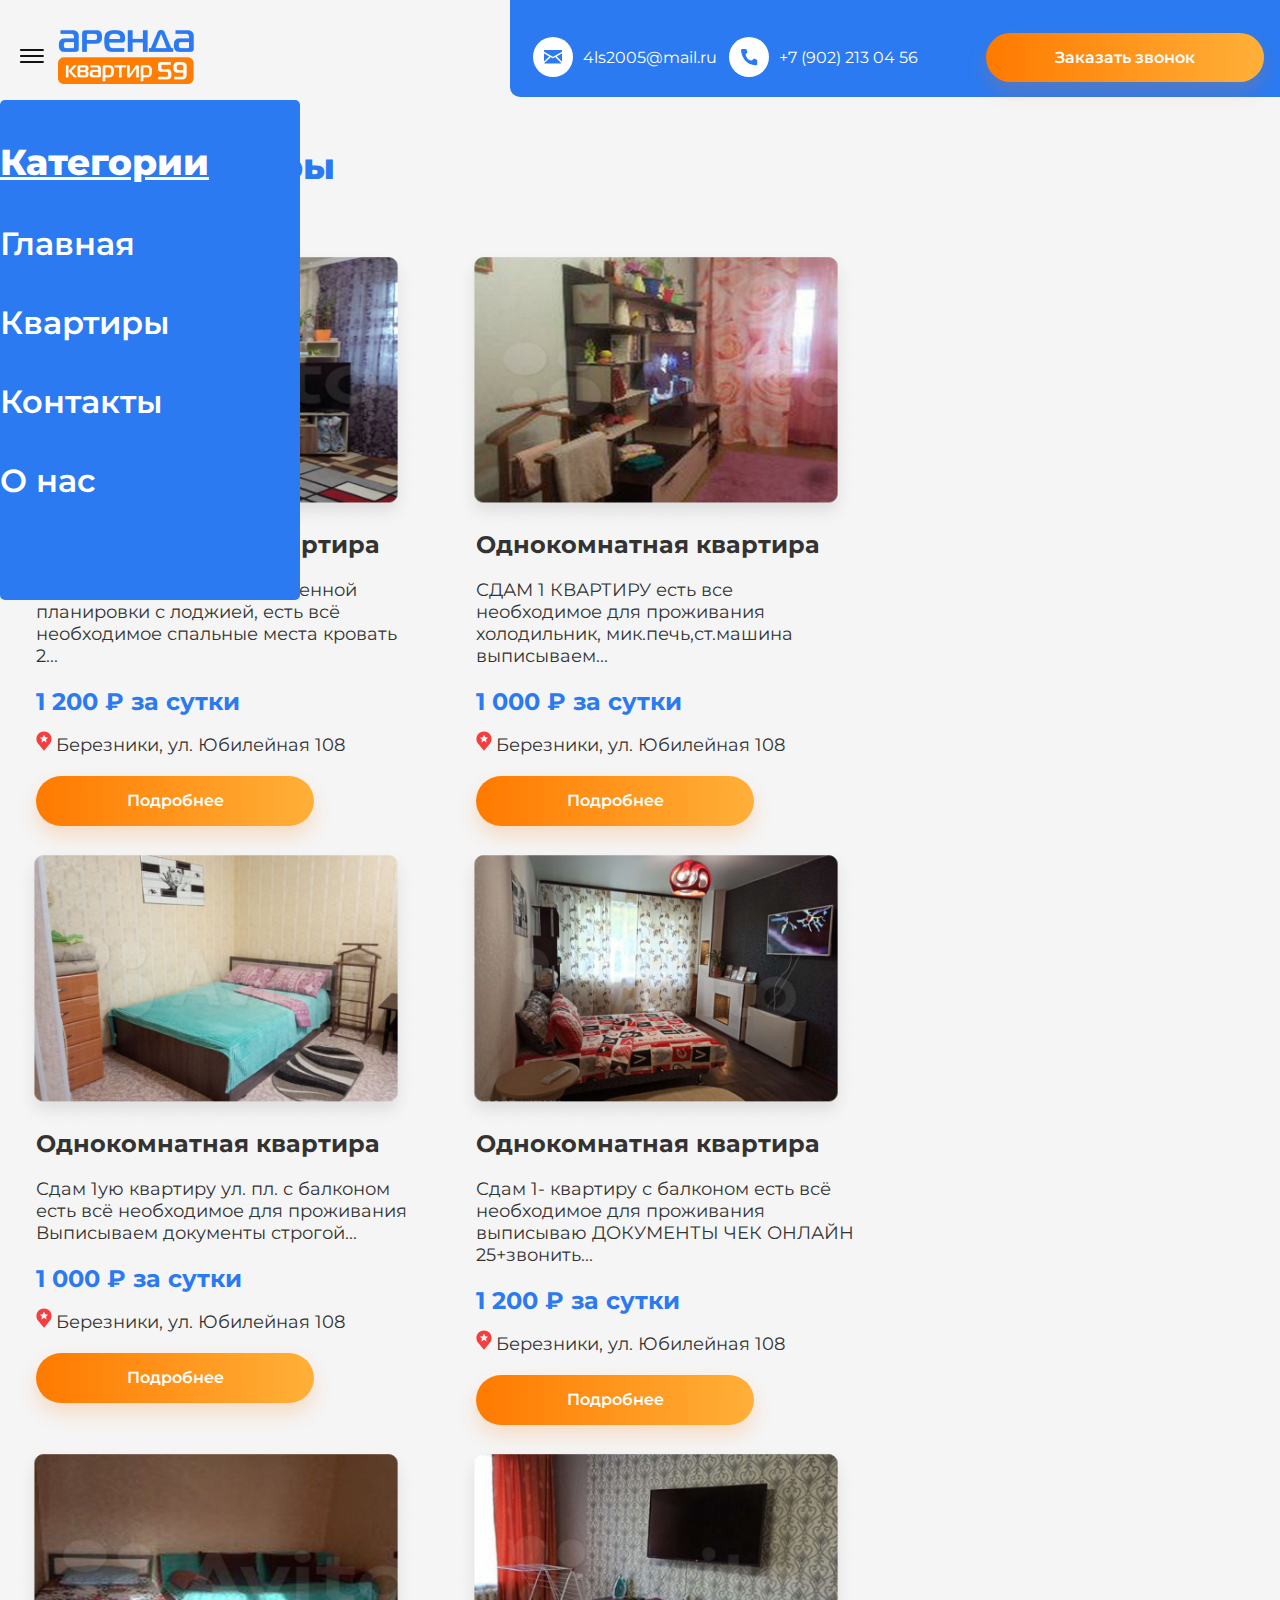
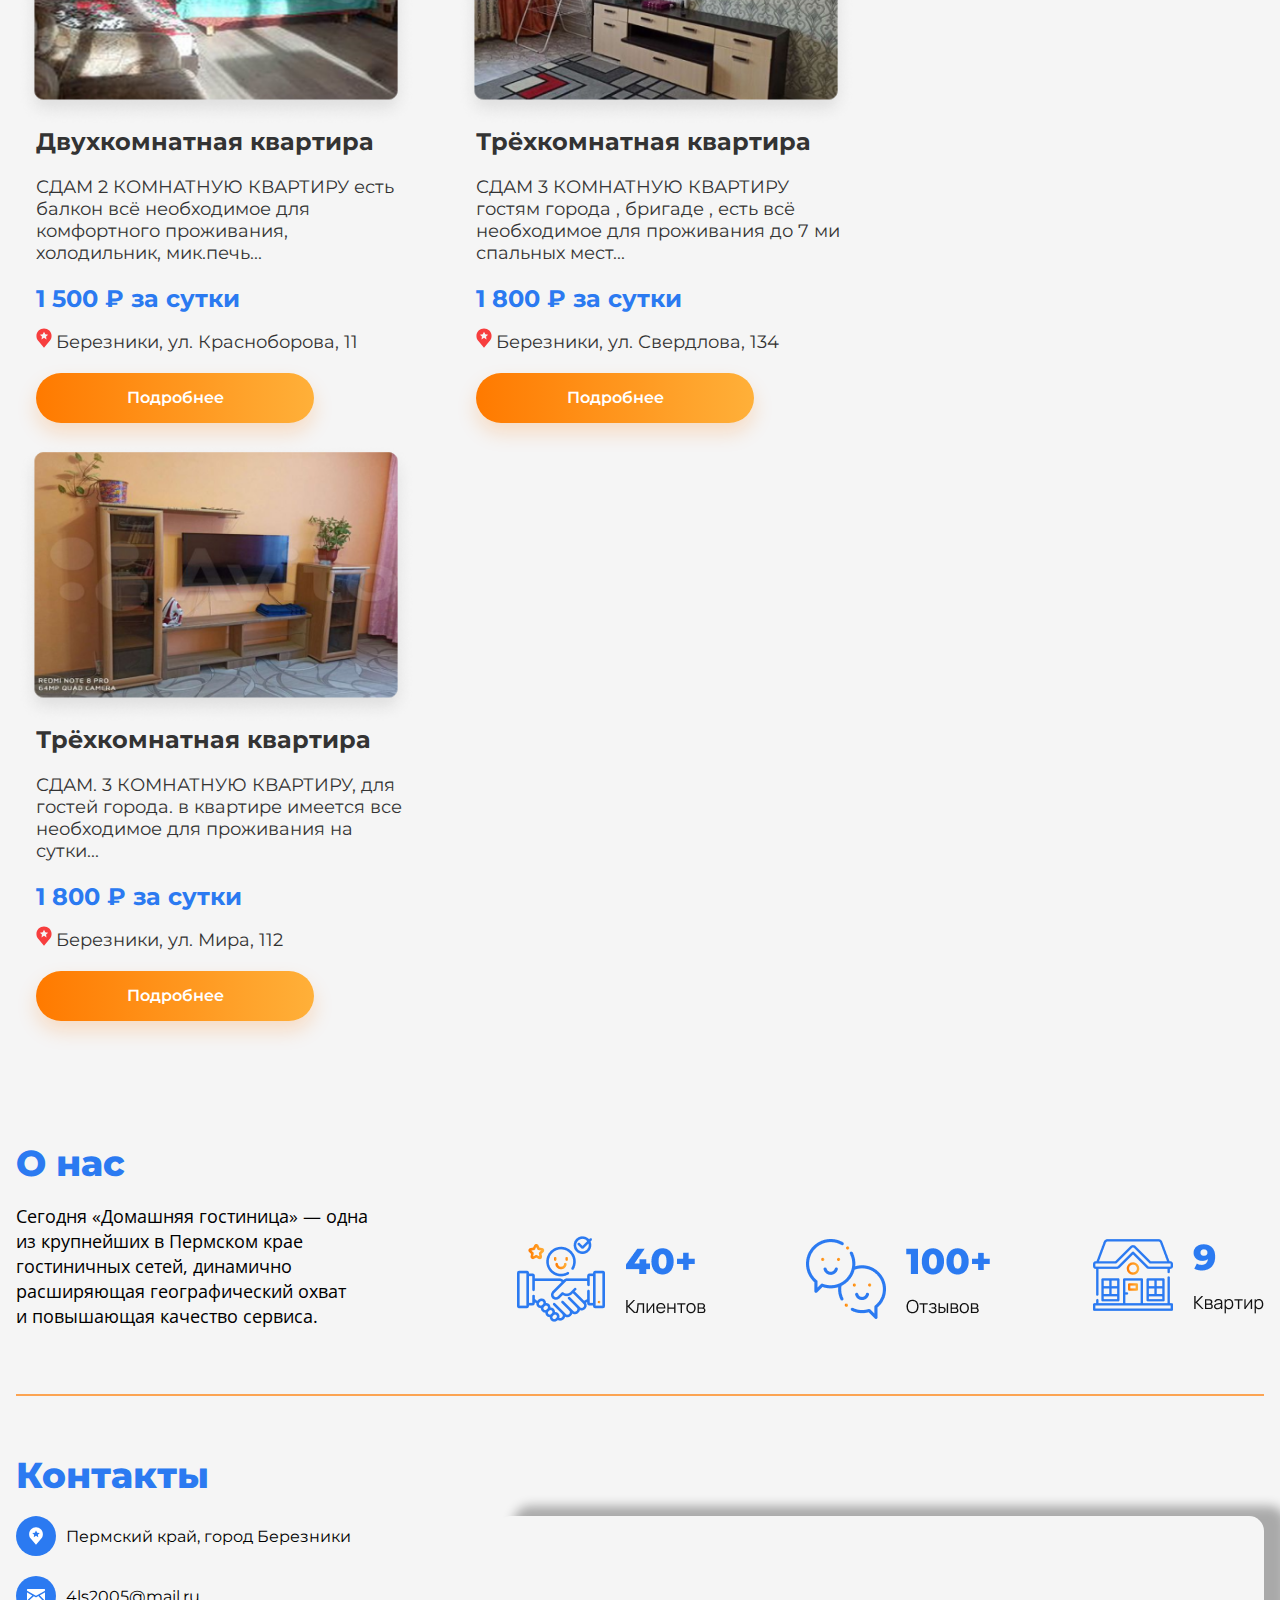
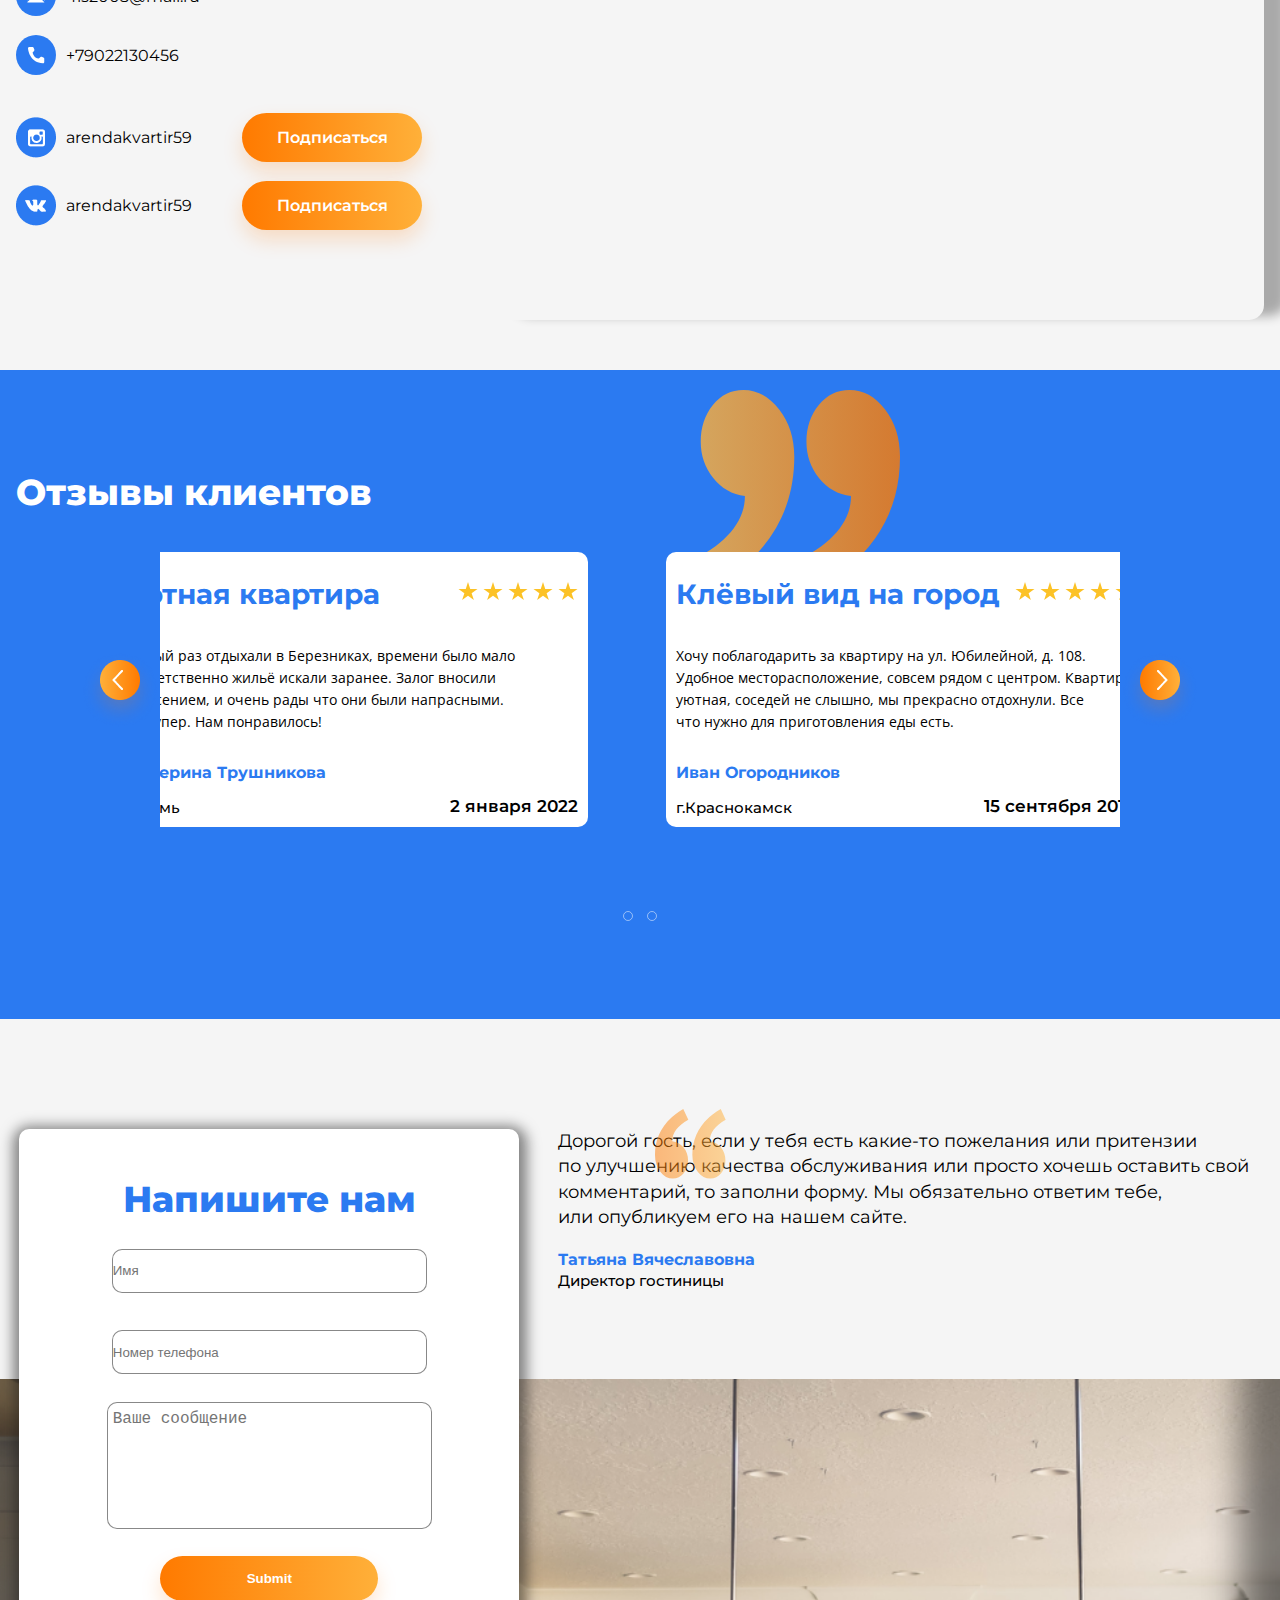
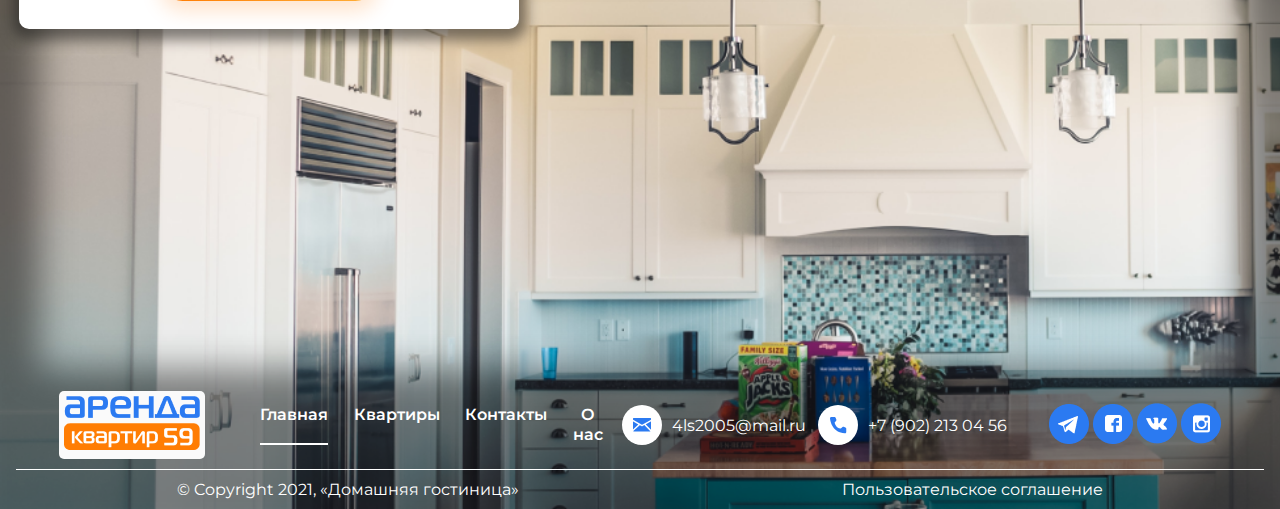
<file: аренда квартир/flats.html>
<!DOCTYPE html>
<html lang="en">
<head>
    <meta charset="UTF-8">
    <meta http-equiv="X-UA-Compatible" content="IE=edge">
    <meta name="viewport" content="width=device-width, initial-scale=1.0">
    <title>Наши квартиры</title>
    <link rel="stylesheet" href="stylesFlats.css">
    <link rel="stylesheet" href="style.css">
    <link rel="stylesheet" href="media.css">
</head>
<body>
    <header>
        <div class="backgroud-header">
            <div class="background-left"></div>
            <div class="blue-color_flats"></div>
        </div>
        <nav class="container">
            <div class="menu-open menu-open-active" id="menu">
                <ul class="ul-nav_menu">
                    <li class="our-flats" style="color: #ffff; text-decoration: underline;">Категории</li>
                    <a href="main.html">
                        <li>Главная</li>
                    </a>
                    <a href="flats.html">
                        <li>Квартиры</li>
                    </a>
                    <li>Контакты</li>
                    <li>О нас</li>
                </ul>
                </div>
            <div class="flex-wrap">
                <div class="nav-left">
                    <div class="menu ">
                        <img src="icons/menu.svg" alt="">
                    </div>
                    <img src="icons/logo.png" alt="">
                    <ul class="ul-nav">
                        <a href="main.html">
                            <li>Главная</li>
                        </a>
                        <a href="flats.html">
                            <li>Квартиры</li>
                        </a>
                        <li>Контакты</li>
                        <li>О нас</li>
                    </ul>
                </div>
                <div class="nav-right">
                    <div class="flex-wrap">
                        <div class="text-align">
                            <img src="icons/Icon@.svg" alt="">
                             <span class="text-nav-right">
                                 4ls2005@mail.ru
                            </span>
                        </div>
                        <div class="text-align">
                            <img src="icons/Iconnumber.svg" alt="">
                            <span class="text-nav-right">
                                +7 (902) 213 04 56
                            </span>
                        </div>
                    </div>
                    <div class="btn media" id="order-call-client">
                        Заказать звонок
                    </div>
                </div>
            </div>
        </nav>
       
       </header>
       <div class="overlay">
        </div>
        <div class="order-call">
            <svg width="30" height="30" viewBox="0 0 30 30" fill="none" xmlns="http://www.w3.org/2000/svg" style="float:right; margin: 5px" id="close-cross">
                <path fill-rule="evenodd" clip-rule="evenodd" d="M24.2929 4.29289C24.6834 3.90237 25.3166 3.90237 25.7071 4.29289C26.0976 4.68342 26.0976 5.31658 25.7071 5.70711L16.4142 15L25.7071 24.2929C26.0976 24.6834 26.0976 25.3166 25.7071 25.7071C25.3166 26.0976 24.6834 26.0976 24.2929 25.7071L15 16.4142L5.70711 25.7071C5.31658 26.0976 4.68342 26.0976 4.29289 25.7071C3.90237 25.3166 3.90237 24.6834 4.29289 24.2929L13.5858 15L4.29289 5.70711C3.90237 5.31658 3.90237 4.68342 4.29289 4.29289C4.68342 3.90237 5.31658 3.90237 5.70711 4.29289L15 13.5858L24.2929 4.29289Z" fill="#111111" fill-opacity="0.5"/>
                </svg>
                <div class="content-order-call">
                    <div class="our-flats" style="margin-top: 30px">
                        Заказать звонок
                    </div>
                    <p style="width:300px ;">Оставьте заявку и мы свяжемся с вами в ближайшее время!
                    </p>
                    <input type="Post" class="input-order-call" placeholder="Имя">
                    <br>
                    <input type="Post" class="input-order-call" placeholder="Номер телефона">
                    <br><br>
                    <input type="submit" class="btn" placeholder="Отправить" style="border: none;">
            </div>
        </div>
       <main>
           <div class="container">
            <p class="our-flats flats_heading"> 
                Наши квартиры
            </p>
            <div class="flat_cards_block">
                <!-- card1 -->
                <div class="card_flat">
                    <img src="flatsIMG/Background.png" alt="" class="img-flats">
                    <div class="text_block_flat">
                        <strong class="heading-text-card">Однокомнатная квартира</strong>
                        <p class="desription-card-flat">
                            СДАМ 1- ую квартиру улучшенной планировки с лоджией, есть всё необходимое спальные места кровать 2...
                        </p>
                        <p class="price">
                            1 200 ₽ за сутки 
                        </p>
                        <div class="adress">
                            <img src="icons/marker.svg" alt="">
                            <span class="desription-card-flat">Березники, ул. Юбилейная 108</span>
                        </div>
                        <div class="btn btn-flats">
                            <a href="flat.html">
                                <p>Подробнее</p>
                            </a>
                        </div>
                    </div>
                </div>
                <!-- card2  -->
                <div class="card_flat">
                    <img src="flatsIMG/Background (1).png" alt="" class="img-flats">
                    <div class="text_block_flat">
                        <strong class="heading-text-card">Однокомнатная квартира</strong>
                        <p class="desription-card-flat">
                            СДАМ 1 КВАРТИРУ есть все необходимое для проживания холодильник, мик.печь,ст.машина выписываем...
                        </p>
                        <p class="price">
                            1 000 ₽ за сутки 
                        </p>
                        <div class="adress">
                            <img src="icons/marker.svg" alt="">
                            <span class="desription-card-flat">Березники, ул. Юбилейная 108</span>
                        </div>
                        <div class="btn btn-flats">
                            <p>Подробнее</p>
                        </div>
                    </div>
                </div> 
                <!-- card3  -->
                <div class="card_flat">
                    <img src="flatsIMG/Background (2).png" alt="" class="img-flats">
                    <div class="text_block_flat">
                        <strong class="heading-text-card">Однокомнатная квартира</strong>
                        <p class="desription-card-flat">
                            Сдам 1ую квартиру ул. пл. с балконом
                            есть всё необходимое для проживания Выписываем документы строгой...
                        </p>
                        <p class="price">
                            1 000 ₽ за сутки 
                        </p>
                        <div class="adress">
                            <img src="icons/marker.svg" alt="">
                            <span class="desription-card-flat">Березники, ул. Юбилейная 108</span>
                        </div>
                        <div class="btn btn-flats">
                            <p>Подробнее</p>
                        </div>
                    </div>
                </div>
                <!-- card 4 -->
                <div class="card_flat">
                    <img src="flatsIMG/Background (3).png" alt="" class="img-flats">
                    <div class="text_block_flat">
                        <strong class="heading-text-card">Однокомнатная квартира</strong>
                        <p class="desription-card-flat">
                            Сдам 1- квартиру с балконом есть всё необходимое для проживания выписываю ДОКУМЕНТЫ ЧЕК ОНЛАЙН 25+звонить...
                        </p>
                        <p class="price">
                            1 200 ₽ за сутки 
                        </p>
                        <div class="adress">
                            <img src="icons/marker.svg" alt="">
                            <span class="desription-card-flat">Березники, ул. Юбилейная 108</span>
                        </div>
                        <div class="btn btn-flats">
                            <p>Подробнее</p>
                        </div>
                    </div>
                </div>
                <!-- card 5 -->
                <div class="card_flat">
                    <img src="flatsIMG/Background (4).png" alt="" class="img-flats">
                    <div class="text_block_flat">
                        <strong class="heading-text-card">Двухкомнатная квартира</strong>
                        <p class="desription-card-flat">
                            СДАМ 2 КОМНАТНУЮ КВАРТИРУ есть балкон всё необходимое для комфортного проживания, холодильник, мик.печь...
                        </p>
                        <p class="price">
                            1 500 ₽ за сутки 
                        </p>
                        <div class="adress">
                            <img src="icons/marker.svg" alt="">
                            <span class="desription-card-flat">Березники, ул. Красноборова, 11</span>
                        </div>
                        <div class="btn btn-flats">
                            <p>Подробнее</p>
                        </div>
                    </div>
                </div>
                <!-- card 6 -->
                <div class="card_flat">
                    <img src="flatsIMG/Background (5).png" alt="" class="img-flats">
                    <div class="text_block_flat">
                        <strong class="heading-text-card">Трёхкомнатная квартира</strong>
                        <p class="desription-card-flat">
                            СДАМ 3 КОМНАТНУЮ КВАРТИРУ гостям города , бригаде , есть всё необходимое для проживания до 7 ми спальных мест...
                        </p>
                        <p class="price">
                            1 800 ₽ за сутки 
                        </p>
                        <div class="adress">
                            <img src="icons/marker.svg" alt="">
                            <span class="desription-card-flat">Березники, ул. Свердлова, 134</span>
                        </div>
                        <div class="btn btn-flats">
                            <p>Подробнее</p>
                        </div>
                    </div>
                </div>
                <!-- card 7  -->
                <div class="card_flat">
                    <img src="flatsIMG/Background (6).png" alt="" class="img-flats">
                    <div class="text_block_flat">
                        <strong class="heading-text-card">Трёхкомнатная квартира</strong>
                        <p class="desription-card-flat">
                            СДАМ. 3 КОМНАТНУЮ КВАРТИРУ, для гостей города. в квартире имеется все необходимое для проживания на сутки...
                        </p>
                        <p class="price">
                            1 800 ₽ за сутки 
                        </p>
                        <div class="adress">
                            <img src="icons/marker.svg" alt="">
                            <span class="desription-card-flat">Березники, ул. Мира, 112</span>
                        </div>
                        <div class="btn btn-flats">
                            <p>Подробнее</p>
                        </div>
                    </div>
                </div>
            </div>     
        </div>
       </main>
       <footer>
        <div class="container flats-margin">
            <span class="our-flats"> О нас</span>
            <br><br>
            <div class="about-us">
                <div class="text-about-us">
                    Сегодня «Домашняя гостиница» — одна из крупнейших в Пермском крае гостиничных сетей, динамично расширяющая географический охват и повышающая качество сервиса.  
                </div>
                <img src="icons/40clients.png" alt="">
                <img src="icons/100feedback.png" alt="">
                <img src="icons/9flats.png" alt="">
            </div>
            <br><br><br>
            <div class="our-flats">Контакты</div>
            <br>
            <div class="contacts-block">
                <div class="contacts">
                    <div class="flex-wrap-align">
                        <img src="icons/markerlogo.svg" alt="" style="margin-right: 10px;"> Пермский край, город Березники
                    </div>
                    <br>
                    <div class="flex-wrap-align">
                        <svg width="40" height="40" viewBox="0 0 40 40" fill="none" xmlns="http://www.w3.org/2000/svg" style="margin-right: 10px;">
                            <circle cx="20" cy="20" r="20" fill="#2B7AF1"/>
                            <path d="M28.4025 13H11.5975C11.4391 13.0002 11.2871 13.0609 11.1751 13.1687C11.0631 13.2766 11.0001 13.4228 11 13.5753V14.7327C11 14.7861 11.0601 14.8473 11.1092 14.872L19.9423 19.7282C19.9649 19.7406 19.9905 19.7471 20.0166 19.7468C20.0432 19.7469 20.0694 19.7401 20.0923 19.7271L28.6585 14.8767C28.7066 14.8509 28.8343 14.7825 28.8822 14.751C28.9402 14.7129 29 14.6785 29 14.6103V13.5751C28.9998 13.4226 28.9368 13.2765 28.8248 13.1686C28.7128 13.0608 28.5609 13.0002 28.4025 13V13Z" fill=" white"/>
                            <path d="M28.9255 16.4778C28.9025 16.4652 28.8764 16.4586 28.85 16.4588C28.8235 16.4589 28.7975 16.4658 28.7747 16.4787L23.9271 19.2239C23.9078 19.2348 23.8912 19.2496 23.8787 19.2675C23.8662 19.2853 23.858 19.3056 23.8547 19.3269C23.8515 19.3482 23.8532 19.3699 23.8599 19.3904C23.8666 19.411 23.8779 19.4298 23.8932 19.4456L28.7415 24.4759C28.7554 24.4904 28.7723 24.502 28.7911 24.5099C28.8099 24.5178 28.8302 24.5218 28.8507 24.5218C28.8903 24.5217 28.9282 24.5065 28.9562 24.4796C28.9842 24.4526 29 24.4161 29 24.378V16.6027C29.0002 16.5774 28.9933 16.5525 28.9802 16.5306C28.9671 16.5087 28.9482 16.4904 28.9255 16.4778Z" fill="white"/>
                            <path d="M22.53 20.1457C22.507 20.1216 22.4761 20.1058 22.4425 20.1009C22.4088 20.0961 22.3745 20.1025 22.3451 20.1191L20.4021 21.2196C20.2882 21.2829 20.1592 21.3166 20.0277 21.3175C19.8963 21.3183 19.7668 21.2862 19.6521 21.2243L17.9421 20.2841C17.9145 20.2689 17.8826 20.2626 17.8511 20.2661C17.8195 20.2696 17.7899 20.2827 17.7666 20.3034L11.273 26.1008C11.256 26.1161 11.2429 26.135 11.2349 26.156C11.2268 26.1771 11.2239 26.1997 11.2265 26.2219C11.2291 26.2442 11.2371 26.2656 11.2498 26.2844C11.2625 26.3032 11.2796 26.3189 11.2997 26.3303C11.4007 26.3874 11.4981 26.4146 11.5973 26.4146H28.2304C28.2595 26.4147 28.288 26.4065 28.3123 26.3911C28.3366 26.3757 28.3557 26.3538 28.3672 26.328C28.3788 26.3024 28.3824 26.2741 28.3775 26.2465C28.3726 26.219 28.3594 26.1934 28.3396 26.173L22.53 20.1457Z" fill="white"/>
                            <path d="M16.3378 19.6177C16.355 19.6024 16.3682 19.5835 16.3764 19.5623C16.3846 19.5412 16.3875 19.5185 16.3849 19.4961C16.3822 19.4737 16.3742 19.4522 16.3613 19.4334C16.3485 19.4145 16.3312 19.3988 16.3109 19.3876L11.2228 16.5904C11.2001 16.578 11.1744 16.5715 11.1483 16.5717C11.1222 16.5718 11.0965 16.5785 11.074 16.5912C11.0514 16.6039 11.0327 16.622 11.0197 16.6438C11.0068 16.6656 11 16.6903 11 16.7155V24.055C10.9998 24.083 11.0082 24.1105 11.0241 24.134C11.04 24.1575 11.0627 24.1759 11.0894 24.1872C11.1161 24.1984 11.1456 24.2018 11.1743 24.197C11.203 24.1922 11.2296 24.1795 11.2508 24.1603L16.3378 19.6177V19.6177Z" fill="white"/>
                            </svg> 4ls2005@mail.ru
                    </div>
                    <br>
                    <div class="flex-wrap-align">
                        <svg width="40" height="40" viewBox="0 0 40 40" fill="none" xmlns="http://www.w3.org/2000/svg" style="margin-right: 10px;">
                            <circle cx="20" cy="20" r="20" fill="#2B7AF1"/>
                            <path d="M22.8396 23.55L24.2396 22.15C24.4281 21.9638 24.6667 21.8363 24.9263 21.7831C25.1859 21.7298 25.4554 21.7531 25.7021 21.85L27.4083 22.5313C27.6576 22.6324 27.8713 22.8051 28.0226 23.0276C28.1738 23.25 28.2559 23.5123 28.2583 23.7813V26.9063C28.2569 27.0893 28.2184 27.2701 28.1452 27.4378C28.0721 27.6055 27.9657 27.7567 27.8326 27.8823C27.6995 28.0078 27.5423 28.1051 27.3706 28.1683C27.1988 28.2315 27.0161 28.2593 26.8333 28.25C14.8771 27.5063 12.4646 17.3813 12.0083 13.5063C11.9871 13.316 12.0065 13.1234 12.0651 12.9411C12.1237 12.7588 12.2202 12.591 12.3484 12.4487C12.4765 12.3065 12.6333 12.1929 12.8084 12.1156C12.9836 12.0382 13.1731 11.9989 13.3646 12H16.3833C16.6527 12.0008 16.9157 12.0822 17.1384 12.2337C17.3612 12.3851 17.5336 12.5998 17.6333 12.85L18.3146 14.5563C18.4147 14.8019 18.4403 15.0717 18.388 15.3318C18.3358 15.5919 18.2081 15.8308 18.0208 16.0188L16.6208 17.4188C16.6208 17.4188 17.4271 22.875 22.8396 23.55Z" fill="white"/>
                            </svg>
                         +79022130456
                    </div>
                    <br><br>
                    <div class="flex-wrap-align">
                        <img src="icons/instagramm.png" alt="" style="margin-right: 10px;"> arendakvartir59 <div class="btn" style="width: 120px; margin-left: 50px;">Подписаться</div>
                    </div>
                    <br>
                    <div class="flex-wrap-align" style="margin-right: 10px;">
                        <img src="icons/vk.png" alt="" style="margin-right: 10px;"> arendakvartir59 <div class="btn" style="width: 120px; margin-left: 50px;">Подписаться</div>
                    </div>
                </div>
                <div class="map">
                    <iframe src="https://www.google.com/maps/embed?pb=!1m16!1m12!1m3!1d8358.96780541422!2d56.82734801461198!3d59.41220677524106!2m3!1f0!2f0!3f0!3m2!1i1024!2i768!4f13.1!2m1!1z0JPQvtGB0YLQuNC90LjRhtGL!5e0!3m2!1sru!2sru!4v1670275090111!5m2!1sru!2sru" width="100%" height="450" style="border:0; border-radius: 5px; height: 400px;" allowfullscreen="" loading="lazy" referrerpolicy="no-referrer-when-downgrade"></iframe>
                </div>
            </div>           
        </div>
        <div class="background-blue">
            <div class="cite">
                <img src="icons/citeleft.svg" alt="">
            </div>
            <div class="container">
                <div class="feedback-text">
                    Отзывы клиентов
                </div>     
            </div>
                <br>
                <div class="slider-block">
                    <img src="icons/Arrowleft.png" alt="" class="arrow-left">
                    <div class="slider">
                        <div class="feedbacks-slider">
                            <!-- card1 -->
                            <div class="card-spacing">
                                <div class="feedback-card">
                                    <div class="head-feedback">
                                        <div class="name-feedback">
                                            Уютная квартира
                                        </div>
                                        <div class="stars">
                                            <img src="icons/Group 2.svg" alt="">
                                        </div>
                                    </div>
                                    <div class="comment-feedback">
                                        Первый раз отдыхали в Березниках, времени было мало соответственно жильё искали заранее. Залог вносили с опасением, и очень рады что они были напрасными. Всё супер. Нам понравилось!
                                    </div>
                                    <div class="name">
                                        Екатерина Трушникова
                                    </div>
                                    <div class="city-and-date">
                                        <div class="city">
                                            г.Пермь
                                        </div>
                                        <div class="date">
                                            2 января 2022
                                        </div>
                                    </div>
                                </div>
                            </div>
                            <!-- card2 -->
                            <div class="card-spacing">
                                <div class="feedback-card">
                                    <div class="head-feedback">
                                        <div class="name-feedback">
                                            Клёвый вид на город
                                        </div>
                                        <div class="stars">
                                            <img src="icons/Group 2.svg" alt="">
                                        </div>
                                    </div>
                                    <div class="comment-feedback">
                                        Хочу поблагодарить за квартиру на ул. Юбилейной, д. 108. Удобное месторасположение, совсем рядом с центром. Квартира уютная, соседей не слышно, мы прекрасно отдохнули. Все что нужно для приготовления еды есть.
                                    </div>
                                    <div class="name">
                                        Иван Огородников
                                    </div>
                                    <div class="city-and-date">
                                        <div class="city">
                                            г.Краснокамск
                                        </div>
                                        <div class="date">
                                            15 сентября 2019
                                        </div>
                                    </div>
                                </div>
                            </div>
                            <!-- card3 -->
                            <div class="card-spacing">
                                <div class="feedback-card">
                                    <div class="head-feedback">
                                        <div class="name-feedback">
                                            Очень практичная квартира
                                        </div>
                                        <div class="stars">
                                            <img src="icons/Group 2.svg" alt="">
                                        </div>
                                    </div>
                                    <div class="comment-feedback">
                                       Был в Березниках проездом, надо было где-то переночевать. Сразу нашел этот сервис, решил воспользоваться именно им. Несмотря на позднее время, мне сразу же ответили и через 30 минут я заехал в квартиру. Остался очень доволен!
                                    </div>
                                    <div class="name">
                                        Максим Богданов
                                    </div>
                                    <div class="city-and-date">
                                        <div class="city">
                                            г.Самара
                                        </div>
                                        <div class="date">
                                            2 мая 2022
                                        </div>
                                    </div>
                                </div>
                            </div>
                            <!-- card4 -->
                            <div class="card-spacing">
                                <div class="feedback-card">
                                    <div class="head-feedback">
                                        <div class="name-feedback">
                                            Есть все!
                                        </div>
                                        <div class="stars">
                                            <img src="icons/Group 2.svg" alt="">
                                        </div>
                                    </div>
                                    <div class="comment-feedback">
                                        Приехали отдыхать с семьей, нам конечно же понадобилась ночлежка. Обратилась, сразу же все ответили, и нужная мне квартира оказалась свободной. Сразу же заехали, и нас поразил интерьер, хорошая кухня, и большой телевизор! 
                                    </div>
                                    <div class="name">
                                        Ольга Романова
                                    </div>
                                    <div class="city-and-date">
                                        <div class="city">
                                            г.Казань
                                        </div>
                                        <div class="date">
                                            19 декабря 2021
                                        </div>
                                    </div>
                                </div>
                            </div>
                        </div>
                    </div>
                    <img src="icons/Arrowright.png" alt="" class="arrow-right">
                </div>
                <div class="slider-dotts">
                    <!-- <img src="icons/slider dott active.svg" alt="" class="dott-active"> -->
                    <img src="icons/slider dott.svg" alt="" class="dott" id="dottOne">
                    <img src="icons/slider dott.svg" alt="" class="dott" id="dottTwo">
                </div>  
        </div>
        <div class="cite-write-us">
            <img src="icons/citeright.svg" alt="">
        </div>
        <div class="write-us_block">
            <div class="write-us">
                    <div class="our-flats" style="margin-top: 30px">
                        Напишите нам
                    </div>
                    <input type="Name" class="input-order-call" placeholder="Имя">
                    <input type="Post" class="input-order-call" placeholder="Номер телефона">
                    <textarea name="massage" class="write-us_txtarea input-order-call" resize="none" placeholder="Ваше сообщение"  id="" cols="30" rows="10" ></textarea>

                    <input type="submit" class="btn" placeholder="Отправить" style="border: none;">
            </div>
            <div class="description-write-us">
                Дорогой гость, если у тебя есть какие-то пожелания или притензии по улучшению качества обслуживания или просто хочешь оставить свой комментарий, то заполни форму. Мы обязательно ответим тебе, или опубликуем его на нашем сайте.
                <div class="name">
                    Татьяна Вячеславовна
                </div>
                <div class="city">
                    Директор гостиницы
                </div>
            </div>
        </div>
        <div class="img-footer">
            <div class="container">
                <div class="footer_block">
                    <div class="footer-buttons_block">
                        <div class="logo">
                            <img src="icons/logo.png" alt="">
                        </div>
                        <div class="footer-button">
                            <ul class="ul-nav ul-footer">
                                <li>Главная</li>
                                <li>Квартиры</li>
                                <li>Контакты</li>
                                <li>О нас</li>
                            </ul>
                        </div>
                        <div class="contacts-footer">
                            <div class="text-align">
                                <img src="icons/Icon@.svg" alt="">
                                 <span class="text-nav-right" style="color: #ffff;">
                                     4ls2005@mail.ru
                                </span>
                            </div>
                            <div class="text-align">
                                <img src="icons/Iconnumber.svg" alt="">
                                <span class="text-nav-right" style="color: #ffff;">
                                    +7 (902) 213 04 56
                                </span>
                            </div>
                        </div>
                        <div class="social-networks">
                            <img src="icons/telegramm.png" alt="">
                            <img src="icons/facebook.png" alt="">
                            <img src="icons/vk.png" alt="">
                            <img src="icons/instagramm.png" alt="">
                        </div>
                    </div>
                    <div class="rules">
                        <p class="rules-txt">© Copyright 2021, «Домашняя гостиница»</p>
                        <p class="rules-txt">Пользовательское соглашение</p>
                    </div>
                </div>
            </div>
        </div>
   </footer> 
   <script src="script.js"></script>
   <script src="slider.js"></script>
</body>
</html>
</file>
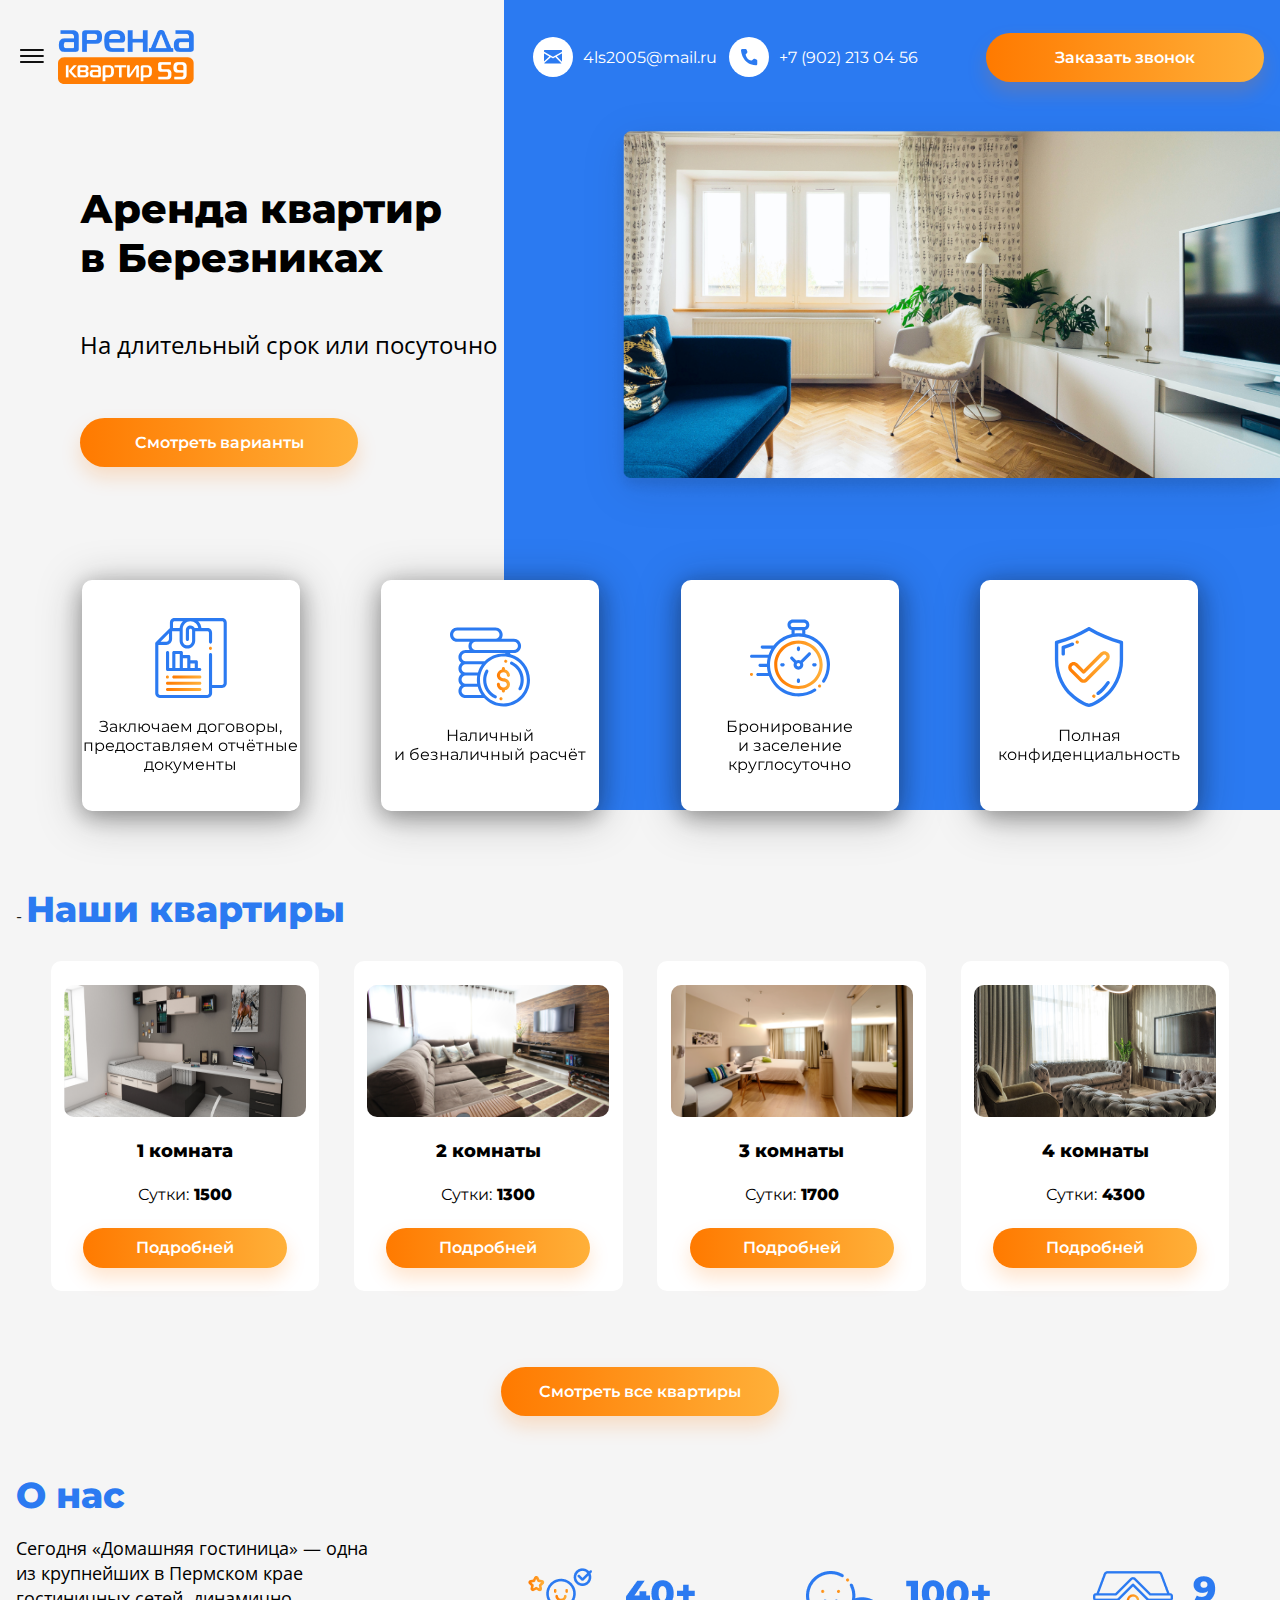
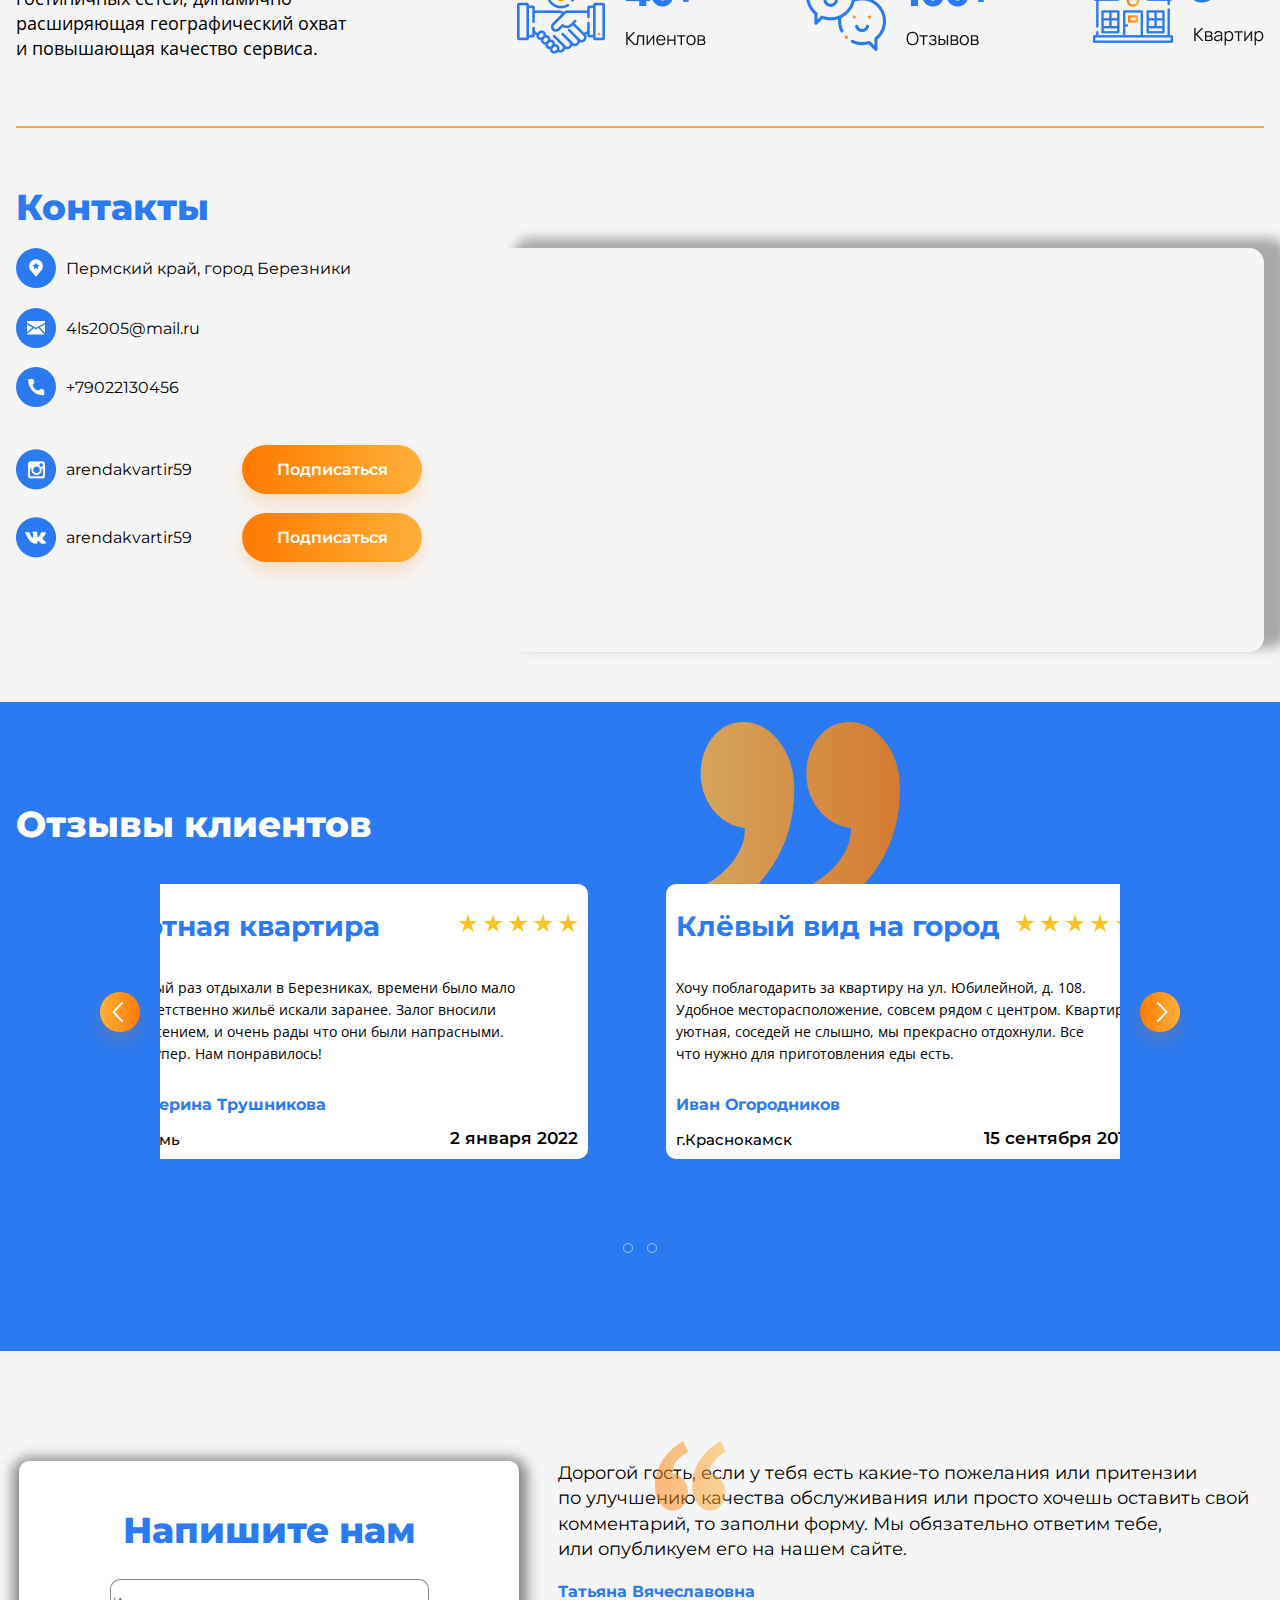
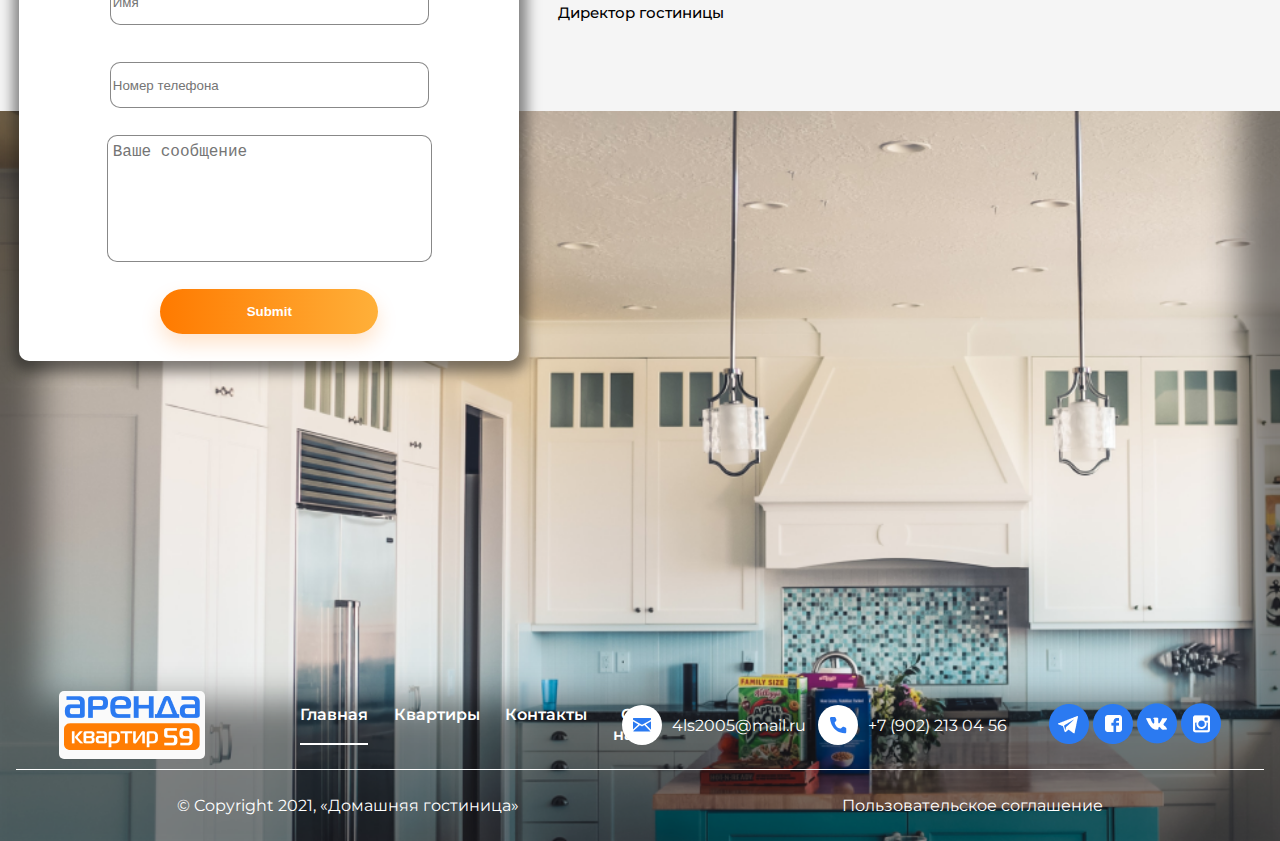
<file: аренда квартир/main.html>
<!DOCTYPE html>
<html lang="en">
<head>
    <meta charset="UTF-8">
    <meta http-equiv="X-UA-Compatible" content="IE=edge">
    <meta name="viewport" content="width=device-width, initial-scale=1.0">
    <title>Аренда квартир 59</title>
    <link rel="stylesheet" href="style.css">
    <link rel="stylesheet" href="media.css">
</head>
<body>
   <header>
    <div class="backgroud-header">
        <div class="background-left"></div>
        <div class="blue-color"></div>
    </div>
    <nav class="container">
        <div class="menu-open" id="menu">
            <ul class="ul-nav_menu">
                <li class="our-flats" style="color: #ffff; text-decoration: underline;">Категории</li>
                <li>Главная</li>
                <a href="flats.html">
                    <li>Квартиры</li>
                </a>
                <li>Контакты</li>
                <li>О нас</li>
            </ul>
            </div>
        <div class="flex-wrap">
            <div class="nav-left">
                <div class="menu">
                    <img src="icons/menu.svg" alt="">
                </div>
                <img src="icons/logo.png" alt="">
                <ul class="ul-nav">
                    <li>Главная</li>
                    <a href="flats.html">
                        <li>Квартиры</li>
                    </a>
                    <li>Контакты</li>
                    <li>О нас</li>
                </ul>
            </div>
            <div class="nav-right">
                <div class="flex-wrap">
                    <div class="text-align">
                        <img src="icons/Icon@.svg" alt="">
                         <span class="text-nav-right">
                             4ls2005@mail.ru
                        </span>
                    </div>
                    <div class="text-align">
                        <img src="icons/Iconnumber.svg" alt="">
                        <span class="text-nav-right">
                            +7 (902) 213 04 56
                        </span>
                    </div>
                </div>
                <div class="btn media" id="order-call-client">
                    Заказать звонок
                </div>
            </div>
        </div>
    </nav>
    <div class="header-img-main">
        <div class="text-main-in-header">
            <h1 class="text-heading">Аренда квартир <br> в Березниках</h1>
            <br>
           <span class="text-description">
            На длительный срок или посуточно
           </span> 
            <br>
            <br>
            <br>
            <div class="btn">Смотреть варианты</div>
        </div>
        <div class="media-flat-interier">
            <h1 class="text-heading">Аренда квартир <br> в Березниках</h1>
           <span class="text-description">
            На длительный срок или посуточно
           </span> 
            <div class="btn">Смотреть варианты</div>
        </div>
        <img src="photos/imgflatinterier.png" alt="" class="img-header">
    </div>
    <div class="cards-in-header">
        <div class="card-header">
            <img src="icons/Документы.svg" alt="">
            <br>
            Заключаем договоры, предоставляем отчётные документы
        </div>
        <div class="card-header">
            <img src="icons/Деньги.svg" alt="">
            <br>
            Наличный и безналичный расчёт
        </div>
        <div class="card-header">
            <img src="icons/time.svg" alt="">
            <br>
            Бронирование и заселение круглосуточно
        </div>
        <div class="card-header">
            <img src="icons/Безопасность.svg" alt="">
            <br>
            Полная конфиденциальность 
        </div>
    </div>
   </header>
   <div class="overlay">
    </div>

<div class="order-call">
    <svg width="30" height="30" viewBox="0 0 30 30" fill="none" xmlns="http://www.w3.org/2000/svg" style="float:right; margin: 5px" id="close-cross">
        <path fill-rule="evenodd" clip-rule="evenodd" d="M24.2929 4.29289C24.6834 3.90237 25.3166 3.90237 25.7071 4.29289C26.0976 4.68342 26.0976 5.31658 25.7071 5.70711L16.4142 15L25.7071 24.2929C26.0976 24.6834 26.0976 25.3166 25.7071 25.7071C25.3166 26.0976 24.6834 26.0976 24.2929 25.7071L15 16.4142L5.70711 25.7071C5.31658 26.0976 4.68342 26.0976 4.29289 25.7071C3.90237 25.3166 3.90237 24.6834 4.29289 24.2929L13.5858 15L4.29289 5.70711C3.90237 5.31658 3.90237 4.68342 4.29289 4.29289C4.68342 3.90237 5.31658 3.90237 5.70711 4.29289L15 13.5858L24.2929 4.29289Z" fill="#111111" fill-opacity="0.5"/>
        </svg>
        <div class="content-order-call">
            <div class="our-flats" style="margin-top: 30px">
                Заказать звонок
            </div>
            <p style="width:300px ;">Оставьте заявку и мы свяжемся с вами в ближайшее время!
            </p>
            <input type="Post" class="input-order-call" placeholder="Имя">
            <br>
            <input type="Post" class="input-order-call" placeholder="Номер телефона">
            <br><br>
            <input type="submit" class="btn" placeholder="Отправить" style="border: none;">
</div>
   </div>
   <main class="container">
    <br><br><br><br>
    -
    <span class="our-flats"> 
        Наши квартиры
    </span>
    <div class="hover-flats-block">
        <div class="flex-cards-flat" >

            <div class="hover-flats " id="flat-card1">
                <div class="text-hover">
                    <div class="text-hover-flats">
                        Однокомнатная квартира
                    </div>
                    <div class="text-card1-hover-price">
                        Сутки: <span class="text-hover-flats-price-crd1">  1 500 ₽</span>
                    </div>
                    <div class="text-card1-hover-adress">
                        <div>
                        <img src="icons/marker.svg" alt="">
                           Березники, ул. Юбилейная 108
                       </div>
                        <div class="btn btn-card">Подробнее</div>
                    </div>
                </div>
            </div>
        <div class="hover-flats-1 " id="flat-card2">
            <div class="text-hover">
                <div class="text-hover-flats">
                    Трехкомнатная квартира
                </div>
                <div class="text-card1-hover-price">
                    Сутки: <span class="text-hover-flats-price-crd1">  1 700 ₽</span>
                </div>
                <div class="text-card1-hover-adress">
                    <div>
                    <img src="icons/marker.svg" alt="">
                        Березники, ул. Гагарина 89
                    </div>
                    <div class="btn btn-card">Подробнее</div>
                </div>
            </div>
        </div> 
        </div>
        <div class="flex-cards-flat" ">

            <div class="hover-flats-2 " id="flat-card3">
                <div class="text-hover">
                    <div class="text-hover-flats">
                        Двухкомнатная квартира
                    </div>
                    <div class="text-card1-hover-price">
                        Сутки: <span class="text-hover-flats-price-crd1">  1 300 ₽</span>
                    </div>
                    <div class="text-card1-hover-adress">
                        <div>
                        <img src="icons/marker.svg" alt="">
                            Березники, ул. Власова 14
                        </div>
                        <div class="btn btn-card">Подробнее</div>
                    </div>
                </div>
            </div> 
            <div class="hover-flats-3" id="flat-card4">
                <div class="text-hover">
                    <div class="text-hover-flats">
                        Пятикомнатная квартира
                    </div>
                    <div class="text-card1-hover-price">
                        Сутки: <span class="text-hover-flats-price-crd1">  4 300 ₽</span>
                    </div>
                    <div class="text-card1-hover-adress">
                        <div>
                        <img src="icons/marker.svg" alt="">
                            Березники, ул. Шмидта 10
                        </div>
                        <div class="btn btn-card">Подробнее</div>
                    </div>
                </div>
            </div> 
            </div>
        </div>
    <div class="cards-flat">
       <div class="flex-cards-flat">
        <img src="photos/Backgroundcrd1.png" alt="" >
        <img src="photos/Backgroundcrd2.png" alt="" class="image-flat-main">
        </div>
        <div class="flex-cards-flat"> 
        <img src="photos/Backgroundcrd3.png" alt="">
        <img src="photos/Backgroundcrd4.png" alt="" class="image-flat-main">
        </div>
    </div>
    <div class="media_block">

        <div class="media-cards-flat_block">
            <div class="media-card-flat">
                <img src="photos/Backgroundcrd1.png" alt="" class="media-card_img">
                <p class="media-crd_text-heading">1 комната</p>
                <p class="description-media-crd">Сутки:<span style="font-weight: 800;"> 1500</span></p>
                <div class="btn">
                    Подробней
                </div>
            </div>
            <div class="media-card-flat">
                <img src="photos/Backgroundcrd3.png" alt="" class="media-card_img">
                <p class="media-crd_text-heading">2 комнаты</p>
                <p class="description-media-crd">Сутки:<span style="font-weight: 800;"> 1300</span></p>
                <div class="btn">
                    Подробней
                </div>
            </div>
            <div class="media-card-flat">
                <img src="photos/Backgroundcrd2.png" alt="" class="media-card_img">
                <p class="media-crd_text-heading">3 комнаты</p>
                <p class="description-media-crd">Сутки:<span style="font-weight: 800;"> 1700</span></p>
                <div class="btn">
                    Подробней
                </div>
            </div>
            <div class="media-card-flat">
                <img src="photos/Backgroundcrd4.png" alt="" class="media-card_img">
                <p class="media-crd_text-heading">4 комнаты</p>
                <p class="description-media-crd">Сутки:<span style="font-weight: 800;"> 4300</span></p>
                <div class="btn">
                    Подробней
                </div>
            </div>
        </div>
    </div>
    <br>
    <br><br><br>
    <div class="flex-wrap">
        <div class="btn">
                <a href="flats.html">
                Смотреть все квартиры
            </a>
            </div>
    </div>
</main>
    <br><br><br>
    <footer>
        <div class="container">
            <span class="our-flats"> О нас</span>
            <br><br>
            <div class="about-us">
                <div class="text-about-us">
                    Сегодня «Домашняя гостиница» — одна из крупнейших в Пермском крае гостиничных сетей, динамично расширяющая географический охват и повышающая качество сервиса.  
                </div>
                <img src="icons/40clients.png" alt="">
                <img src="icons/100feedback.png" alt="">
                <img src="icons/9flats.png" alt="">
            </div>
            <br><br><br>
            <div class="our-flats">Контакты</div>
            <br>
            <div class="contacts-block">
                <div class="contacts">
                    <div class="flex-wrap-align">
                        <img src="icons/markerlogo.svg" alt="" style="margin-right: 10px;"> Пермский край, город Березники
                    </div>
                    <br>
                    <div class="flex-wrap-align">
                        <svg width="40" height="40" viewBox="0 0 40 40" fill="none" xmlns="http://www.w3.org/2000/svg" style="margin-right: 10px;">
                            <circle cx="20" cy="20" r="20" fill="#2B7AF1"/>
                            <path d="M28.4025 13H11.5975C11.4391 13.0002 11.2871 13.0609 11.1751 13.1687C11.0631 13.2766 11.0001 13.4228 11 13.5753V14.7327C11 14.7861 11.0601 14.8473 11.1092 14.872L19.9423 19.7282C19.9649 19.7406 19.9905 19.7471 20.0166 19.7468C20.0432 19.7469 20.0694 19.7401 20.0923 19.7271L28.6585 14.8767C28.7066 14.8509 28.8343 14.7825 28.8822 14.751C28.9402 14.7129 29 14.6785 29 14.6103V13.5751C28.9998 13.4226 28.9368 13.2765 28.8248 13.1686C28.7128 13.0608 28.5609 13.0002 28.4025 13V13Z" fill=" white"/>
                            <path d="M28.9255 16.4778C28.9025 16.4652 28.8764 16.4586 28.85 16.4588C28.8235 16.4589 28.7975 16.4658 28.7747 16.4787L23.9271 19.2239C23.9078 19.2348 23.8912 19.2496 23.8787 19.2675C23.8662 19.2853 23.858 19.3056 23.8547 19.3269C23.8515 19.3482 23.8532 19.3699 23.8599 19.3904C23.8666 19.411 23.8779 19.4298 23.8932 19.4456L28.7415 24.4759C28.7554 24.4904 28.7723 24.502 28.7911 24.5099C28.8099 24.5178 28.8302 24.5218 28.8507 24.5218C28.8903 24.5217 28.9282 24.5065 28.9562 24.4796C28.9842 24.4526 29 24.4161 29 24.378V16.6027C29.0002 16.5774 28.9933 16.5525 28.9802 16.5306C28.9671 16.5087 28.9482 16.4904 28.9255 16.4778Z" fill="white"/>
                            <path d="M22.53 20.1457C22.507 20.1216 22.4761 20.1058 22.4425 20.1009C22.4088 20.0961 22.3745 20.1025 22.3451 20.1191L20.4021 21.2196C20.2882 21.2829 20.1592 21.3166 20.0277 21.3175C19.8963 21.3183 19.7668 21.2862 19.6521 21.2243L17.9421 20.2841C17.9145 20.2689 17.8826 20.2626 17.8511 20.2661C17.8195 20.2696 17.7899 20.2827 17.7666 20.3034L11.273 26.1008C11.256 26.1161 11.2429 26.135 11.2349 26.156C11.2268 26.1771 11.2239 26.1997 11.2265 26.2219C11.2291 26.2442 11.2371 26.2656 11.2498 26.2844C11.2625 26.3032 11.2796 26.3189 11.2997 26.3303C11.4007 26.3874 11.4981 26.4146 11.5973 26.4146H28.2304C28.2595 26.4147 28.288 26.4065 28.3123 26.3911C28.3366 26.3757 28.3557 26.3538 28.3672 26.328C28.3788 26.3024 28.3824 26.2741 28.3775 26.2465C28.3726 26.219 28.3594 26.1934 28.3396 26.173L22.53 20.1457Z" fill="white"/>
                            <path d="M16.3378 19.6177C16.355 19.6024 16.3682 19.5835 16.3764 19.5623C16.3846 19.5412 16.3875 19.5185 16.3849 19.4961C16.3822 19.4737 16.3742 19.4522 16.3613 19.4334C16.3485 19.4145 16.3312 19.3988 16.3109 19.3876L11.2228 16.5904C11.2001 16.578 11.1744 16.5715 11.1483 16.5717C11.1222 16.5718 11.0965 16.5785 11.074 16.5912C11.0514 16.6039 11.0327 16.622 11.0197 16.6438C11.0068 16.6656 11 16.6903 11 16.7155V24.055C10.9998 24.083 11.0082 24.1105 11.0241 24.134C11.04 24.1575 11.0627 24.1759 11.0894 24.1872C11.1161 24.1984 11.1456 24.2018 11.1743 24.197C11.203 24.1922 11.2296 24.1795 11.2508 24.1603L16.3378 19.6177V19.6177Z" fill="white"/>
                            </svg> 4ls2005@mail.ru
                    </div>
                    <br>
                    <div class="flex-wrap-align">
                        <svg width="40" height="40" viewBox="0 0 40 40" fill="none" xmlns="http://www.w3.org/2000/svg" style="margin-right: 10px;">
                            <circle cx="20" cy="20" r="20" fill="#2B7AF1"/>
                            <path d="M22.8396 23.55L24.2396 22.15C24.4281 21.9638 24.6667 21.8363 24.9263 21.7831C25.1859 21.7298 25.4554 21.7531 25.7021 21.85L27.4083 22.5313C27.6576 22.6324 27.8713 22.8051 28.0226 23.0276C28.1738 23.25 28.2559 23.5123 28.2583 23.7813V26.9063C28.2569 27.0893 28.2184 27.2701 28.1452 27.4378C28.0721 27.6055 27.9657 27.7567 27.8326 27.8823C27.6995 28.0078 27.5423 28.1051 27.3706 28.1683C27.1988 28.2315 27.0161 28.2593 26.8333 28.25C14.8771 27.5063 12.4646 17.3813 12.0083 13.5063C11.9871 13.316 12.0065 13.1234 12.0651 12.9411C12.1237 12.7588 12.2202 12.591 12.3484 12.4487C12.4765 12.3065 12.6333 12.1929 12.8084 12.1156C12.9836 12.0382 13.1731 11.9989 13.3646 12H16.3833C16.6527 12.0008 16.9157 12.0822 17.1384 12.2337C17.3612 12.3851 17.5336 12.5998 17.6333 12.85L18.3146 14.5563C18.4147 14.8019 18.4403 15.0717 18.388 15.3318C18.3358 15.5919 18.2081 15.8308 18.0208 16.0188L16.6208 17.4188C16.6208 17.4188 17.4271 22.875 22.8396 23.55Z" fill="white"/>
                            </svg>
                         +79022130456
                    </div>
                    <br><br>
                    <div class="flex-wrap-align">
                        <img src="icons/instagramm.png" alt="" style="margin-right: 10px;"> arendakvartir59 <div class="btn" style="width: 120px; margin-left: 50px;">Подписаться</div>
                    </div>
                    <br>
                    <div class="flex-wrap-align" style="margin-right: 10px;">
                        <img src="icons/vk.png" alt="" style="margin-right: 10px;"> arendakvartir59 <div class="btn" style="width: 120px; margin-left: 50px;">Подписаться</div>
                    </div>

                </div>
                <div class="map">
                    <iframe src="https://www.google.com/maps/embed?pb=!1m16!1m12!1m3!1d8358.96780541422!2d56.82734801461198!3d59.41220677524106!2m3!1f0!2f0!3f0!3m2!1i1024!2i768!4f13.1!2m1!1z0JPQvtGB0YLQuNC90LjRhtGL!5e0!3m2!1sru!2sru!4v1670275090111!5m2!1sru!2sru" width="100%" height="450" style="border:0; border-radius: 5px; height: 400px;" allowfullscreen="" loading="lazy" referrerpolicy="no-referrer-when-downgrade"></iframe>
                </div>
            </div>           
        </div>
        <div class="background-blue">
            <div class="cite">
                <img src="icons/citeleft.svg" alt="">
            </div>
            <div class="container">
                <div class="feedback-text">
                    Отзывы клиентов
                </div>
                
            </div>
                <br>
                <div class="slider-block">
                    <img src="icons/Arrowleft.png" alt="" class="arrow-left">
                    <div class="slider">
                        <div class="feedbacks-slider">
                            <!-- card1 -->
                            <div class="card-spacing">
                                <div class="feedback-card">
                                    <div class="head-feedback">
                                        <div class="name-feedback">
                                            Уютная квартира
                                        </div>
                                        <div class="stars">
                                            <img src="icons/Group 2.svg" alt="">
                                        </div>
                                    </div>
                                    <div class="comment-feedback">
                                        Первый раз отдыхали в Березниках, времени было мало соответственно жильё искали заранее. Залог вносили с опасением, и очень рады что они были напрасными. Всё супер. Нам понравилось!
                                    </div>
                                    <div class="name">
                                        Екатерина Трушникова
                                    </div>
                                    <div class="city-and-date">
                                        <div class="city">
                                            г.Пермь
                                        </div>
                                        <div class="date">
                                            2 января 2022
                                        </div>
                                    </div>
                                </div>
                            </div>
                            <!-- card2 -->
                            <div class="card-spacing">
                                <div class="feedback-card">
                                    <div class="head-feedback">
                                        <div class="name-feedback">
                                            Клёвый вид на город
                                        </div>
                                        <div class="stars">
                                            <img src="icons/Group 2.svg" alt="">
                                        </div>
                                    </div>
                                    <div class="comment-feedback">
                                        Хочу поблагодарить за квартиру на ул. Юбилейной, д. 108. Удобное месторасположение, совсем рядом с центром. Квартира уютная, соседей не слышно, мы прекрасно отдохнули. Все что нужно для приготовления еды есть.
                                    </div>
                                    <div class="name">
                                        Иван Огородников
                                    </div>
                                    <div class="city-and-date">
                                        <div class="city">
                                            г.Краснокамск
                                        </div>
                                        <div class="date">
                                            15 сентября 2019
                                        </div>
                                    </div>
                                </div>
                            </div>
                            <!-- card3 -->
                            <div class="card-spacing">
                                <div class="feedback-card">
                                    <div class="head-feedback">
                                        <div class="name-feedback">
                                            Очень практичная квартира
                                        </div>
                                        <div class="stars">
                                            <img src="icons/Group 2.svg" alt="">
                                        </div>
                                    </div>
                                    <div class="comment-feedback">
                                       Был в Березниках проездом, надо было где-то переночевать. Сразу нашел этот сервис, решил воспользоваться именно им. Несмотря на позднее время, мне сразу же ответили и через 30 минут я заехал в квартиру. Остался очень доволен!
                                    </div>
                                    <div class="name">
                                        Максим Богданов
                                    </div>
                                    <div class="city-and-date">
                                        <div class="city">
                                            г.Самара
                                        </div>
                                        <div class="date">
                                            2 мая 2022
                                        </div>
                                    </div>
                                </div>
                            </div>
                            <!-- card4 -->
                            <div class="card-spacing">
                                <div class="feedback-card">
                                    <div class="head-feedback">
                                        <div class="name-feedback">
                                            Есть все!
                                        </div>
                                        <div class="stars">
                                            <img src="icons/Group 2.svg" alt="">
                                        </div>
                                    </div>
                                    <div class="comment-feedback">
                                        Приехали отдыхать с семьей, нам конечно же понадобилась ночлежка. Обратилась, сразу же все ответили, и нужная мне квартира оказалась свободной. Сразу же заехали, и нас поразил интерьер, хорошая кухня, и большой телевизор! 
                                    </div>
                                    <div class="name">
                                        Ольга Романова
                                    </div>
                                    <div class="city-and-date">
                                        <div class="city">
                                            г.Казань
                                        </div>
                                        <div class="date">
                                            19 декабря 2021
                                        </div>
                                    </div>
                                </div>
                            </div>
                        </div>
                    </div>
                    <img src="icons/Arrowright.png" alt="" class="arrow-right">
                </div>
                <div class="slider-dotts">
                    <!-- <img src="icons/slider dott active.svg" alt="" class="dott-active"> -->
                    <img src="icons/slider dott.svg" alt="" class="dott" id="dottOne">
                    <img src="icons/slider dott.svg" alt="" class="dott" id="dottTwo">
                </div>  
        </div>
        <div class="cite-write-us">
            <img src="icons/citeright.svg" alt="">
        </div>
        <div class="write-us_block">
            <div class="write-us">
                    <div class="our-flats" style="margin-top: 30px">
                        Напишите нам
                    </div>
                    <input type="Name" class="input-order-call" placeholder="Имя">
                    <input type="Post" class="input-order-call" placeholder="Номер телефона">
                    <textarea name="massage" class="write-us_txtarea input-order-call" resize="none" placeholder="Ваше сообщение"  id="" cols="30" rows="10" ></textarea>

                    <input type="submit" class="btn" placeholder="Отправить" style="border: none;">
            </div>
            <div class="description-write-us">
                Дорогой гость, если у тебя есть какие-то пожелания или притензии по улучшению качества обслуживания или просто хочешь оставить свой комментарий, то заполни форму. Мы обязательно ответим тебе, или опубликуем его на нашем сайте.
                <div class="name">
                    Татьяна Вячеславовна
                </div>
                <div class="city">
                    Директор гостиницы
                </div>
            </div>
        </div>
        <div class="img-footer">
            <div class="container">
                <div class="footer_block">
                    <div class="footer-buttons_block">
                        <div class="logo">
                            <img src="icons/logo.png" alt="">
                        </div>
                        <div class="footer-button">
                            <ul class="ul-nav ul-footer">
                                <li>Главная</li>
                                <li>Квартиры</li>
                                <li>Контакты</li>
                                <li>О нас</li>
                            </ul>
                        </div>
                        <div class="contacts-footer">
                            <div class="text-align">
                                <img src="icons/Icon@.svg" alt="">
                                 <span class="text-nav-right" style="color: #ffff;">
                                     4ls2005@mail.ru
                                </span>
                            </div>
                            <div class="text-align">
                                <img src="icons/Iconnumber.svg" alt="">
                                <span class="text-nav-right" style="color: #ffff;">
                                    +7 (902) 213 04 56
                                </span>
                            </div>
                        </div>
                        <div class="social-networks">
                            <img src="icons/telegramm.png" alt="">
                            <img src="icons/facebook.png" alt="">
                            <img src="icons/vk.png" alt="">
                            <img src="icons/instagramm.png" alt="">
                        </div>
                    </div>
                    <div class="rules">
                        <p class="rules-txt">© Copyright 2021, «Домашняя гостиница»</p>
                        <p class="rules-txt">Пользовательское соглашение</p>
                    </div>
                </div>
            </div>
        </div>
   </footer> 
   <script src="script.js"></script>
   <script src="slider.js"></script>
</body>
</html>
</file>
<file: Wave/style.css>
* {
    margin: 0;
    padding: 0;
    text-decoration: none;
    list-style: none;
    font-family: 'Roboto Condensed', sans-serif;
}

.container {
    max-width: 1200px;
    margin: 0 auto;
}

.line {
    position: relative;
}


.flex-wrap {
    display: flex;
    justify-content: center;
}

.prew {
    background-image: url(img/surfImg.png);
    width: 100%;
    height: 1080px;
    background-repeat: no-repeat;
    background-size: cover;
}

header {
    display: flex;
    justify-content: center;
    align-items: center;
}

.header__list {
    display: flex;
    justify-content: space-between;
    width: 716px;
    margin-top: 52px;
}

.header__menu-text {
    font-weight: 400;
    font-size: 24px;
    line-height: 28px;
    display: flex;
    align-items: flex-end;
    letter-spacing: 0.6px;

    color: #FFFFFF;
}

.header__logo {
    margin-right: 185px;
    margin-top: 52px;
}

.prew__main-content {
    margin-top: 250px;
    display: flex;
    flex-direction: column;
    align-items: center;
}

.prew__main-text {
    font-family: 'Raleway';
    font-style: normal;
    font-weight: 700;
    font-size: 200px;
    line-height: 235px;
    letter-spacing: 0.6px;

}

.prew__description-text {
    font-family: 'Roboto Condensed';
    font-style: normal;
    font-weight: 400;
    font-size: 24px;
    line-height: 28px;
    letter-spacing: 0.6px;

    color: #000000;
}

.prew__cursor {
    display: flex;
    justify-content: center;
    margin-top: 315px;
}

.description {
    display: flex;
    justify-content: center;
    flex-direction: column;
    width: 100%;
    background-color: #FFFFFF;
    padding-bottom: 200px;
}

.description_mt {
    margin-top: 189px;
}

.description__title {
    font-family: 'Raleway';
    font-style: normal;
    font-weight: 600;
    font-size: 48px;
    line-height: 56px;
    letter-spacing: 0.6px;
}

.description__line_position {
    top: 10px;
}

.description__flex-wrap {
    display: flex;
    justify-content: center;
}

.description__main-text {
    margin-top: 100px;
    display: flex;
    justify-content: space-between;
    width: 1200px;
}

.description__left-text {
    width: 480px;
}

.description__right-text {
    width: 480px;
}

.description__desc-text {
    margin-top: 30px;
    font-weight: 300;
    font-size: 14px;
    line-height: 18px;
    display: flex;
    align-items: flex-end;
    letter-spacing: 0.6px;
}

.description__desc-text_mt-mb {
    margin-top: 48px;
    margin-bottom: 78px;
}

.color-block {
    background-color: #F8F8F8;
}

.get-in-school-mb {
    margin-bottom: 200px;
}

.get-in-school {
    padding-top: 200px;
    width: 1200px;
    display: flex;
    flex-direction: column;
    align-items: center;
}

.get-in-school_padding {
    padding-bottom: 200px;
}

.get-in-school__flex-wrap {
    display: flex;
    justify-content: center;
}

.line_position {
    top: 10px;
}

.title {
    font-family: 'Raleway';
    font-style: normal;
    font-weight: 600;
    font-size: 48px;
    line-height: 56px;
    letter-spacing: 0.6px;

    color: #01353E;
}

.get-in-school__criteries {
    width: 1200px;
    display: flex;
    justify-content: space-between;
    align-items: flex-start;
    margin-top: 101px;
    margin-bottom: 103px;
}

.get-in-school__criteria {
    width: 350px;
}

.get-in-school__desc-text {
    margin-top: 10px;
}

.skills {
    display: flex;
    justify-content: space-between;
    align-items: flex-end;
    width: 1200px;
}

.skills__flex-wrap {
    display: flex;
    align-items: center;
}

.skills__flex-wrap p {
    margin-left: 10px;
    font-weight: 400;
    font-size: 24px;
    line-height: 18px;
    display: flex;
    align-items: flex-end;
    letter-spacing: 0.6px;

    color: #242121;
}

.skills-skill_mt {
    margin-top: 10px;
}

.skill__description__desc-about-school {
    width: 600px;
}

.counter-the-peaks {
    display: flex;
    justify-content: space-between;
    align-items: center;
}

.counter-the-peaks_mt {
    margin-top: 200px;
}

.counter-the-peaks__descripton {
    margin-top: 100px;
    margin-left: 360px;
    margin-right: 92px;
}

.counter-the-peaks__title_margin {
    margin-left: 360px;
}

.flex-wrap_jc {
    justify-content: flex-start;
}

.counter-the-peaks__descripton-text_mt {
    margin-top: 30px;
}

.counter-the-peaks__descripton-text {
    font-style: normal;
    font-weight: 300;
    font-size: 14px;
    line-height: 18px;
    letter-spacing: 0.6px;

    color: #242121;
}

.gallerey {
    width: 100%;
    display: flex;
    flex-direction: column;
    align-items: center;
}

.gallerey_margin {
    margin-top: 250px;
}

.photos-and-buttons_margin {
    margin-top: 212px;
}

.photos-and-buttons__photos {
    display: flex;
    height: 588px;
    justify-content: space-around;
    align-content: space-between;
    flex-wrap: wrap;
    width: 103%;
    margin-top: 50px;
}

.photos-and-buttons__button {
    background-color: white;
    border: 0;
    cursor: pointer;
    font-family: 'Roboto Condensed';
    font-style: normal;
    font-weight: 400;
    font-size: 24px;
    line-height: 18px;
    letter-spacing: 0.6px;
    margin-right: 20px;
}

.photos-and-buttons__buttons {
    margin-left: 20px;
}

.photos-and-buttons__button-active {
    color: #00B2A0;
}

.gallerey__button {
    width: 350px;
    height: 70px;
    margin-top: 50px;
    font-weight: 400;
    font-size: 24px;
    line-height: 18px;
    letter-spacing: 0.6px;
    background-color: #fff;
    border: 1px solid #C4C4C4;
    margin-left: 30px;
    cursor: pointer;
}

.quote {
    display: flex;
    flex-direction: column;
    align-items: center;
    background: #F8F8F8;
    padding-top: 80px;
    padding-bottom: 80px;
}

.quote_margin {
    margin-top: 230px;
}

.quote__text {
    font-style: italic;
    font-weight: 400;
    font-size: 36px;
    line-height: 40px;
    letter-spacing: 0.6px;
}

.quote__description {
    font-style: italic;
    font-weight: 300;
    font-size: 14px;
    line-height: 18px;
    letter-spacing: 0.6px;
    margin-left: 630px;
}

.video__video {
    margin-top: 200px;
}

.video__flex-wrap {
    display: flex;
    flex-direction: column;
    align-items: center;
}



.statistics_width-margin {
    margin-top: 200px;
    width: 700px;
}

.statistics__criteria {
    display: flex;
    flex-direction: column;
    align-items: center;
}

.statistics__title-number {
    font-style: normal;
    font-weight: 700;
    font-size: 64px;
    line-height: 75px;
    ;
    letter-spacing: 0.6px;

    color: #01353E;
}

.statistics__desciption-text {
    font-weight: 300;
    font-size: 14px;
    line-height: 18px;
    letter-spacing: 0.6px;

    color: #242121;
}

.statistics__flex-wrap {
    justify-content: space-between;
}

.blog {
    display: flex;
    flex-direction: column;
    align-items: center;
}

.blog_margin {
    margin-top: 220px;
}


.slider_margin {
    margin-top: 230px;
}

.slider {
    overflow: hidden;
    width: 1902px;
}

.slider-card {
    /* background-image: url(img/slinerImg.png);
    background-size: cover;
    background-repeat: no-repeat;
    background-filter: brightness(40%); */
    /* filter: brightness(40%); */
    width: 1920px;
    height: 900px;
    position: relative;
    left: 0px
}

.slider-card::before {
    content: "";
    top: 0;
    left: 0;
    position: absolute;
    width: 1920px;
    height: 900px;
    background-image: url(img/slinerImg.png);
    background-size: cover;
    background-repeat: no-repeat;
    filter: brightness(50%)
}

.slider-card__text {
    position: relative;
    display: flex;
    flex-direction: column;
    justify-content: flex-end;
    align-items: flex-start;
    width: 600px;
    left: 1100px;
    top: 370px;
}

.slider-card__title-text {
    font-weight: 400;
    font-size: 48px;
    line-height: 56px;
    color: #FFFFFF;
}

.slider-card__decription-text {
    font-weight: 300;
    font-size: 14px;
    line-height: 18px;
    text-align: center;
    letter-spacing: 0.6px;
    color: #FFFFFF;
}

.slider__buttons {
    display: flex;
    justify-content: center;
    position: relative;
    bottom: 50px;
}

.slider-line {
    transition: all 0.3s ease;
    position: relative;
    right: 0;
}

input[type="radio"] {
    position: absolute;
    z-index: -1;
    opacity: 0;
}

.slider_buuton-label {
    width: 15px;
    height: 15px;
    border-radius: 50%;
    z-index: 2;
    background-color: #fff;
    margin-right: 15px;
    cursor: pointer;
    transition: 1s;
}

@keyframes anim {
    from {
        background-color: #00b2a040;
        background-size: 15%, 15%;
        transform: scale(0)
    }

    25% {
        background-color: #00b2a086;
        background-size: 25%, 25%;
    }

    50% {
        background-size: 50%, 50%;
        background-color: #00b2a0c5;
    }

    75% {
        background-size: 75%, 75%;
        background-color: #00b2a0e0;
    }

    to {
        background-size: cover;
        background: #00B2A0;
        transform: scale(1)
    }
}

/* input[name="slider__button"]:checked ~ .slider_buuton-label{
    

} */

.team {
    padding-bottom: 200px;
}

.slider_buuton-label-active {
    animation: anim 1s forwards;
}


.slider__flex-wrap {
    justify-content: flex-start;
    width: 17300px;
}

.team_margin {
    margin-top: 200px;
}

.flex-wrap_marginTop-flex {
    margin-top: 212px;
    justify-content: space-between;

}

.team__card {
    display: flex;
    flex-direction: column;
    align-items: center;
    justify-content: center;
}

.team__card-title {
    font-weight: 700;
    font-size: 18px;
    line-height: 18px;
    color: #242121;
    padding-bottom: 5px;
    margin-top: 25px;
}

.services_margin {
    margin-top: 200px;
}

.services_padding {
    padding: 200px 0 200px 0;
}

.services__card {
    padding: 45px 0 45px 0;
    height: 550px;
    width: 360px;
    display: flex;
    flex-direction: column;
    align-items: center;
    justify-content: space-between;
    background-color: #FFFFFF;
}

.services__title {
    margin-bottom: 52px;
    font-style: normal;
    font-weight: 400;
    font-size: 36px;
    line-height: 40px;
    color: #01353E;
}

.services__desc-txt {
    margin-top: 20px;
    font-style: normal;
    font-weight: 400;
    font-size: 14px;
    line-height: 18px;
    letter-spacing: 0.6px;

    color: #242121;
}

.price {
    font-style: normal;
    font-weight: 400;
    font-size: 36px;
    line-height: 40px;
    color: #01353E;
}

.services__description_margin {
    margin-bottom: 77px;
}

.card {
    padding-top: 200px;
    padding-bottom: 200px;
}

.applicaton-description__text {
    font-style: normal;
    font-weight: 400;
    font-size: 24px;
    line-height: 30px;
    letter-spacing: 0.6px;
    margin-top: 65px;
    color: #242121;
}

.sumbit-application__form {
    display: flex;
    flex-direction: column;
    justify-content: space-between;
    width: 50%;
}

/* input:focus,
textarea:focus, */
input,
textarea {
    outline: 0;
    border: 0;
    font-size: 18px;
    padding-left: 5px;
    padding-right: 5px;
    margin-top: 32px;
}

::placeholder {
    font-weight: 400;
    font-size: 18px;
    line-height: 18px;
    letter-spacing: 0.6px;

    color: #00B2A0;
}

.sumbit-application__inp-name {
    height: 38px;
    border-bottom: 3px solid #DADADA;

}

.sumbit-application__inp-telephone {
    height: 38px;
    border-bottom: 3px solid #DADADA;
    ;
}

.sumbit-application__textarea-massage {
    margin-top: 52px;
    resize: none;
    border-bottom: 3px solid #DADADA;
    height: 156px;
}

.sumbit-application__button {
    width: 350px;
    height: 70px;
    background: #FFFFFF;
    border: 1px solid #C4C4C4;
    font-weight: 400;
    font-size: 24px;
    line-height: 18px;
    letter-spacing: 0.6px;

    color: #242121;
}

.social {
    margin-top: 200px;
    display: flex;
    justify-content: center;
}

.social__text {
    font-weight: 400;
    font-size: 24px;
    line-height: 18px;
    letter-spacing: 0.6px;
    margin-right: 10px;
    color: #242121;
}

.social__text_active{
    color: #00B2A0;
}
footer{
    margin-top: 200px;
    width: 100%;
    height: 200px;
    background: #00B2A0;
    display: flex;
    flex-direction: column;
    align-items: center;
    justify-content: center;
}
</file>
<file: аренда квартир/stylesFlats.css>
*{
    margin: 0;
    padding: 0;
}
a{
    color: black;
    text-decoration: none;
}
.blue-color_flats{
    height: 12%;
    background-color: #2B7AF1;
    border-radius: 0px 0px 0px 10px;
    width: 98%;
}
.flats_heading{
    margin-top: 60px;
}
.heading-text-card{
    font-family: 'Montserrat';
    font-style: normal;
    font-weight: 700;
    font-size: 24px;
    line-height: 29px;
    margin-top: 20px;
    color: #333333;
}
.desription-card-flat{
    font-family: 'Montserrat';
    font-style: normal;
    font-weight: 400;
    font-size: 18px;
    line-height: 22px;
    margin-top: 20px;
    color: #333333;
    
}
.price{
    font-weight: 700;
    font-size: 24px;
    line-height: 29px;
    margin-top: 20px;
    color: #2B7AF1;
}
.card_flat{
    display: flex;
    flex-direction: column;
    align-items: flex-start;
    justify-content: space-between;
    width: 400px;
    margin-right: 40px;
    margin-top: 20px;

}
.adress{
    margin-top: 15px;
}
.btn-flats{
    width:170px;
    height: 20px;
    margin-top: 20px;
}
.text_block_flat{
    margin-left: 20px;
}
.flat_cards_block{
    margin-top: 40px;
    display: flex;
    justify-content: flex-start;
    align-items: flex-start;
    flex-wrap: wrap;
}
/* .card_flat img{
    width: 100%;
} */
.img-flats{
    width: 100%;
}

.flats-margin{
    margin-top: 120px;
}
</file>
<file: аренда квартир/style.css>
@import url('https://fonts.googleapis.com/css2?family=Montserrat:wght@400;600;800&family=Open+Sans:wght@400;700&display=swap');
html{
    margin: 0;
}
body{
    font-family: 'Montserrat', sans-serif;
    background-color: #f5f5f5;
    margin: 0;
    /* transition: 1s; */
}
/* div{
    width: 100%;
} */
a{
    text-decoration: none;
    color: white;
}
ul{
    list-style: none;
}
li{
    list-style: none;
}
nav{
    margin-top: 30px;
}
.container{
    padding-left: 80px;
    padding-right: 80px;
}
.overlay{
    background-color: rgba(0, 0, 0, 0.677);
    position: absolute;
    top: 0px;
    width: 100%;
    height: 4428px;
    display: none;
    z-index: 4;
}
.our-flats{
    font-weight: 800;
    font-size: 36px;
    line-height: 44px;
    color: #2B7AF1;
}
.order-call{
    position: fixed;
    width: 450px;
    height: 450px;
    background: #FFFFFF;
    box-shadow: 0px -5px 20px rgba(0, 0, 0, 0.2);
    border-radius: 10px;
    left: 730px;
    top: 220px;
    text-align: center;
    z-index: 4;
    display: none;
}
.input-order-call{
    border: 1px solid rgba(17, 17, 17, 0.5);
    border-radius: 10px;
    width: 313px;
    height: 42px;
}
.active-order-call{
    display: block;
}
.content-order-call{
    display: flex;
    flex-direction: column;
    justify-content: center;
    align-items:center;
}
.content-order-call input{
    padding-left: 20px;
}
.background-left{
    width: 100%;
}
.blue-color{
    background-color: #2b7af1;
    border-radius: 0px 0px 0px 10px;
    width: 0%;
    z-index: 1;
    transition: all 1s ease;
}
.backgroud-header{
    height: 810px;
    display: flex;
    position: absolute;
    top: 0px;
    z-index: -1;
    width: 100%;
}
.menu{
    margin-right: 10px;
    display: none;
}
.menu-open{
    position: absolute;
    left: -300px;
    top:100px;
    width: 300px;
    height: 500px;
    background-color: #2b7af1;
    border-radius: 5px;
    z-index: 10;
    transition: 0.5s;
    
}
.menu-open-active{
    left: 0px;
}
.ul-nav_menu{
    font-weight: 600;
    font-size: 2rem;
    margin: 0px;
    color: #FFFFFF;
}
.ul-nav_menu li{
    margin-top: 40px;
}
.ul-nav{
    font-weight: 600;
    display: flex;
    margin: 0px;
    text-align: center;
    width: 100%;
    color: rgb(236, 229, 229)!important;
    
}
.ul-nav li{
    margin-inline: 3rem;
    color: black;
}
.nav-left{
    display: flex;
    align-items: center;
    width: 50%;
}
.nav-right{
    display: flex;
    align-items: center;
    color: white; 
    margin-left: 10px;
    width: 49%;
    justify-content: space-between;
}
.btn{
    background: linear-gradient(89.77deg, #FF7A00 0.2%, #FFB039 99.82%)!important;
    text-align: center;
    box-shadow: 0px 10px 20px rgba(255, 122, 0, 0.2);
    border-radius: 25px;
    font-weight: 600;
    gap: 10px;
    padding: 15px 30px;
    width: 218px;
    color: white!important;
}
.btn:hover{
    background: linear-gradient(89.77deg, #DD6A00 0.2%, #F99806 99.82%);
    box-shadow: 0px 10px 20px rgba(255, 122, 0, 0.2), inset 0px 4px 20px rgba(0, 0, 0, 0.1);
    border-radius: 25px;
}
.btn:active{
    background: linear-gradient(89.77deg, #DD6A00 0.2%, #F99806 99.82%);
    box-shadow: 0px 10px 20px rgba(255, 122, 0, 0.2), inset 0px 7px 5px rgba(0, 0, 0, 0.2);
    border-radius: 25px;
}
.text-align{
    display: flex;
    align-items: center;
    justify-content: space-between;
    margin-left: 12px;
}
.flex-wrap{
    display: flex;
    justify-content: center;
}
.flex-wrap-align{
    display: flex;
    align-items: center;
}

.text-nav-right{
    margin-left: 10px;
    text-align: center;
    
}
.header-img-main{
    display: flex;
    justify-content: space-between;
    margin-top: 40px;
}
.media-flat-interier {
    width: 90vw;
    height: 50vh;
    background-image: url(photos/imgflatinterier.png);
    background: linear-gradient(rgb(73 60 60 / 70%),
    rgba(0, 0, 0, 0.8)), url(photos/imgflatinterier.png);
    display: none;
    flex-direction: column;
    justify-content: center;
    align-items: center;
    border-radius: 134px;
    background-repeat: no-repeat;
    background-attachment: fixed;
    background-position: 53px, 65px;
    margin-left: 70px;

}

/* .media-flat-interier:before{
    background-color:rgba(0, 0, 0, 0.5);
    content: '';
    width: 100%;
    height: 100%;
    position: absolute;
    top: 0;
    left: 0;
    right: 0;
    bottom: 0;
    display: block;
} */
.text-main-in-header{
    display: flex;
    flex-wrap: wrap;
    flex-direction: column;
    justify-content: center;
    margin-left: 80px;
}
.img-header{
    width: 1111px; 
    filter: drop-shadow(0px 10px 20px rgba(17, 17, 17, 0.1));
    border-radius: 10px 2px 2px 10px;
}
.text-heading{
    line-height: 49px;
    font-size: 40px;
    font-weight: 800;
}
.text-description{
    font-family: 'Open Sans';
    font-style: normal;
    font-weight: 400;
    font-size: 24px;
    line-height: 33px;
}
.cards-in-header{
    display: flex;
    justify-content: space-evenly;
    align-items: center;
    margin-top: 80px;
}
.card-header{
    background-color: white;
    width: 305px;
    height: 231px;
    display: flex;
    flex-direction: column;
    align-items: center;
    text-align: center;
    justify-content: center;
    box-shadow: 0px 5px 20px 0px rgba(17, 17, 17, 0.3);
    border-radius: 10px;
    filter: drop-shadow(0px 5px 20px rgba(17, 17, 17, 0.3));
}
.flex-cards-flat {
    display: flex;
    flex-wrap: wrap;
    justify-content: space-between;
    margin-top: 20px;
    padding-top: 30px;
    align-items: stretch;
    align-content: space-around;
    width: 100%;
}
.image-flat-main{
    margin-left: 10px;
    /* width: 40%; */
}
.text-hover-flats{
    font-weight: 800;
    font-size: 24px;
    color: white;
    position: relative;
    top: 100px;
}
.text-hover-flats-price-crd1{
    font-weight: 800;
    font-size: 24px;
    color: white;
}
.text-card1-hover-price{
    color: white;
    position: relative;
    top: 150px;
}
.text-card1-hover-adress{
    color: white;
    position: relative;
    top: 200px;
    display: flex;
    justify-content: space-between;
    align-items: center;
    word-spacing: 3px;
}
.btn-card{
    width: 100px;
}
.text-hover{
    padding-left: 10px;
    z-index: 2;
    height: 298px;
    width: 100%;
    
}
.hover-flats-block{
    position: absolute;
    width: 91.5%;
    height: 657px;
    
    display: flex;
    flex-wrap: wrap;
    justify-content: space-between;
    margin-top: 20px;
    align-items: stretch;
    align-content: space-around;
    
}
.hover-flats{
    background-color: rgba(0, 0, 0, 0.677);
    width: 740px;
    height: 300px;
    border-radius: 9px;
    z-index: 1;
    opacity: 0;  
    transition: 1s;
}
.hover-flats-1{
    background-color: rgba(0, 0, 0, 0.677);
    
    width: 561px;
    height: 300px;
    border-radius: 9px;
    opacity: 0;  
    transition: 1s;
    z-index: 1;
} 

.hover-flats-2{
    background-color: rgba(0, 0, 0, 0.677);
    
    width: 522px;
    height: 300px;
    border-radius: 9px;
    opacity: 0;  
    transition: 1s;
} 
.hover-flats-3{
    background-color: rgba(0, 0, 0, 0.677);
    
    width: 740px;
    height: 300px;
    border-radius: 9px;   
    opacity: 0;  
    transition: 1s;
}
.active-hover-flat{
    opacity: 1;
    z-index: 2;
}
.about-us{
    display: flex;
    justify-content: space-between;
    align-items: center;
    padding-bottom: 40px;
    border-bottom: #ff7b00aa 2px solid;
}
.text-about-us{
    font-family: 'Open Sans';
    font-style: normal;
    font-weight: 400;
    font-size: 18px;
    line-height: 25px;
    height: 150px;
    width: 400px;
}
.contacts{
    display: flex;
    flex-direction: column;
    width: 50%;
    justify-content: space-between;
    height: 70%;
}
.contacts-block{
    display: flex;
    justify-content: space-between;
}
.map{
    border-radius: 15px;
    position: relative;
    top: -70px;
    right: 100px;
    box-shadow: 20px -7px 11px 3px rgb(0 0 0 / 31%);
    width: 80%;
}
.background-blue{
    background-color: #2B7AF1;
    width: 100%;
    height: 649px;
    position: relative;
    z-index: 1;
}
.cite{
    position: absolute;
    left: 1400px;
    /* top: 20px; */
    margin-top: 20px;
    z-index: 0;
    
}
.feedback-text{
    font-weight: 800;
    font-size: 36px;
    line-height: 44px;
    color: white; 
    padding-top: 100px;
}
.slider-block{
    display: flex;
    justify-content: center;
    align-items: center;
}
.card-spacing{
    margin-right: 10px;
}
.slider{
    width: 75vw;
    overflow: hidden;
    display: flex;
    justify-content: center;
    z-index: 5;
    /* border: 1px solid black; */
}
.feedbacks-slider{
    transition: 1s;
    height: 313px;
    width: 1493px;
    display: flex;
    align-items: center;
    z-index: 2;
    /* border: 2px solid rgb(255, 0, 0); */
    bottom: 70px;
}

.feedback-card{
    display: flex;
    flex-direction: column;
    justify-content: space-between;
    background-color: white;
    width: 600px;
    height: 290px;
    z-index: 3;
    margin-inline: 50px;
    padding: 10px;
    border-radius: 10px;
    transition: all 0.3s ease;
}
.head-feedback{
    margin-top: 20px;
    display: flex;
    justify-content: space-between;
    width: 100%;
}
.name-feedback{
    font-weight: 700;
    font-size: 28px;
    line-height: 24px;
    color: #2B7AF1;
}
.comment-feedback{
    font-family: 'Open Sans';
    font-weight: 400;
    font-size: 20px;
    line-height: 22px;
    margin-top: 30px;
}
.name{
    margin-top: 45px;
    font-weight: 700;
    font-size: 16px;
    line-height: 130%;
    color: #2B7AF1;
}
.city-and-date{
    display: flex;
    justify-content: space-between;
    margin-top: 20px;
}
.city{
    font-weight: 500;
    font-size: 15px;
    line-height: 130%;
}
.date{
    font-size: 17px;
    font-weight: 600;
    line-height: 17px;
}
.arrow-left{
    z-index: 6;
}
.arrow-right{
    z-index: 6;
}
.slider-dotts{
    text-align: center;
    position: relative; 
    margin-top: 60px; 
}
.dott-active{
    width: 30px;
    height: 10px;
    position: absolute;
    top: 5px;
    right: 745px;
    transition: 1s;
}
.dott{
    margin: 5px;
}
.write-us_block{
    margin-top: 40px;
    display: flex;
    justify-content: space-around;
}

.write-us{
    position: relative;
    width: 500px;
    height: 500px;
    display: flex;
    flex-direction: column;
    justify-content: space-evenly;
    align-items: center;
    border-radius: 10px;
    box-shadow: 1px 4px 13px 7px rgba(17, 17, 17, 0.5);
    background-color: white;
}
.write-us input {
    margin-bottom: 10px;
    margin-top: 10px;
   
    
}
.write-us_txtarea{
    height:115px;
    font-weight: 400;
    font-size: 16px;
    line-height: 22px;
    color: rgba(17, 17, 17, 0.5);
    padding: 5px;
    resize: none;
}
.write-us_txtarea:focus{
    font-size: 15px;
    color: black;
    font-family: 'Montserrat', sans-serif;
    font-weight: 500;
}
.cite-write-us{
    display: flex;
    justify-content: center;
}
.cite-write-us img{
    position: relative;
    top: 90px;
    left: 50px;
    z-index: 1;
}
.description-write-us{
    width: 703px;
    font-style: normal;
    font-weight: 400;
    font-size: 18px;
    line-height: 140%;
    font-feature-settings: 'liga' off;
}
.img-footer{
    margin-top: -250px;
    width: 100%;
    height: 730px;
    background: url(photos/imgfooter.png);
    background-size:  cover;
    background-repeat: no-repeat;
    box-shadow: inset 0px -100px 35px 40px #00000077;
    display: flex;
    flex-direction: column;
    justify-content: flex-end;
}
.logo{
    background-color: #fafafa;
    width: fit-content;
    border-radius: 5px;
    padding: 5px;
}

.footer-buttons_block{
    display: flex;
    justify-content: space-evenly;
    align-items: center;
    padding-bottom: 10px;
    border-bottom: #FFFFFF 1px solid;
}
.footer-button{
    font-weight: 600;
    font-size: 16px;
    line-height: 20px;
    color: #ffffff;
    display: flex ;
    justify-content: space-evenly;
    width: 25vw;
}
.contacts-footer{
    display: flex;
}
.ul-footer{
    margin-inline: 0px;
}
.ul-footer li{
    margin-inline: 1vw;
    color: white!important;
}
.footer-button li:first-child{
    border-bottom: 2px solid white;
    width: fit-content;
}
.rules{
    padding-bottom: 10px;
    padding-top: 10px;
    display: flex;
    justify-content: space-around;
    color: #FFFFFF;

}
.media_block{
    display: none;
}
.media-cards-flat_block{
    margin-top: 30px;
    display: flex;
    justify-content: space-evenly;
    align-items: center;
}
.media-card-flat{
    display: flex;
    flex-direction: column;
    justify-content: space-evenly;
    align-items: center;
    width: 16vw;
    height: 330px;
    background-color: #FFFFFF;
    border-radius: 10px;
}
.media-card-flat .btn{
    width: 50%;
    padding: 0px;
    height: 40px;
    display: flex;
    align-items: center;
    justify-content: center;
}
.media-card-flat p{
    margin: 0px;
}

.media-card_img{
    border-radius: 10px;
    width: 90%;
    height: 40%;
}
.media-crd_text-heading{
    font-family: 'Montserrat';
    font-weight: 800; 
    font-size: 18px;
}
.criteriy{
    display: flex;
    justify-content: space-between;
}
</file>
<file: аренда квартир/media.css>
@media screen and (min-width: 1870px) {
    .flex-cards-flat{
        justify-content: space-evenly;
    }
    .hover-flats-block{
        justify-content: space-evenly;
    }
    .media_block{
        display: none;
    }
    
}
@media screen and (max-width: 1720px){
    .menu{
        display: block;
    }
    .nav-left ul{
        display: none;
    }
    .media_block{
        display: none;
    }
}
@media screen and (max-width: 1440px) {
    .hover-flats-block{
        display: none;
    }
    .cards-flat{
        display: none;
    }
    .media_block{
        display: block;
    }
    .img-header {
        width: 671px;
        filter: drop-shadow(0px 10px 20px rgba(17, 17, 17, 0.1));
        border-radius: 10px 2px 2px 10px;
    }
    .cite {
        position: absolute;
        left: 700px;
        /* top: 20px; */
        margin-top: 20px;
        z-index: 0;
    }
    .map {
        border-radius: 15px;
        position: static;
        box-shadow: 20px -7px 11px 3px rgb(0 0 0 / 31%);
        width: 80%;
        margin-bottom: 50px;
    }
    .container {
        padding-left: 16px;
        padding-right: 16px;
    }
    .card-header {
        background-color: white;
        width: 218px;
        height: 231px;
        display: flex;
        flex-direction: column;
        align-items: center;
        text-align: center;
        justify-content: center;
        box-shadow: 0px 5px 20px 0px rgba(17, 17, 17, 0.3);
        border-radius: 10px;
        filter: drop-shadow(0px 5px 20px rgba(17, 17, 17, 0.3));
    }
    .media-card-flat .btn {
        width: 76%;
        padding: 0px;
        height: 40px;
        display: flex;
        align-items: center;
        justify-content: center;
    }
    .media-card-flat {
        display: flex;
        flex-direction: column;
        justify-content: space-evenly;
        align-items: center;
        width: 21vw;
        height: 330px;
        background-color: #FFFFFF;
        border-radius: 10px;
    }
    .background-left {
        width: 65%;
    }
    .nav-right {
        display: flex;
        align-items: center;
        color: white;
        margin-left: 10px;
        width: 75%;
        justify-content: space-between;
    }
    /* .arrow-right {
        z-index: 6;
        display: none;
    } */
    /* .arrow-left {
        z-index: 6;
        display: none;
    } */
    .feedbacks-slider {
        transition: 1s;
        height: 313px;
        width: 1130px;
        display: flex;
        align-items: center;
        z-index: 2;
        /* border: 2px solid rgb(255, 0, 0); */
        bottom: 70px;
    }
    .feedback-card {
        background-color: white;
        width: 459px;
        height: 255px;
        z-index: 3;
        margin-inline: 34px;
        padding: 10px;
        border-radius: 10px;
        transition: 1s;
    }
    .city-and-date {
        display: flex;
        justify-content: space-between;
        margin-top: 5px;
    }
    .name {
        margin-top: 20px;
        font-weight: 700;
        font-size: 16px;
        line-height: 130%;
        color: #2B7AF1;
    }
    .comment-feedback {
        font-family: 'Open Sans';
        font-weight: 400;
        font-size: 14px;
        line-height: 22px;
        margin-top: 30px;
    }
    .order-call {
        position: fixed;
        width: 450px;
        height: 450px;
        background: #FFFFFF;
        box-shadow: 0px -5px 20px rgba(0, 0, 0, 0.2);
        border-radius: 10px;
        left: 516px;
        top: 220px;
        text-align: center;
        z-index: 4;
    }
}
@media screen and (max-width: 1024px){
    .text-align:first-of-type{
        display: none;
    }
    .ul-footer {
        margin-inline: 0px;
        display: none;
    }
    .description-write-us {
        width: 703px;
        font-style: normal;
        font-weight: 400;
        font-size: 18px;
        line-height: 140%;
        font-feature-settings: 'liga' off;
        margin-left: 50px;
    }
    .img-header {
        width: 50vw;
    }
    .media{
        content: "Обратная связь";
    }
    .feedbacks-slider {
        transition: 1s;
        height: 313px;
        width: 758px;
        display: flex;
        align-items: center;
        z-index: 2;
        /* border: 2px solid rgb(255, 0, 0); */
        bottom: 70px;
    }
    .feedback-card {
        background-color: white;
        width: 348px;
        height: 255px;
        z-index: 3;
        margin-inline: 4px;
        padding: 10px;
        border-radius: 10px;
        transition: 1s;
    }
    .comment-feedback {
        font-family: 'Open Sans';
        font-weight: 400;
        font-size: 14px;
        line-height: 22px;
        margin-top: 5px;
    }
    .name {
        margin-top: 0px;
        font-weight: 700;
        font-size: 16px;
        line-height: 130%;
        color: #2B7AF1;
    }
    .city-and-date {
        display: flex;
        justify-content: space-between;
        margin-top: -2px;
    }
    .modal-desription-flat_block {
        display: flex;
        flex-direction: column;
        align-items: center;
        justify-content: space-between;
    }
}
@media screen and (max-width: 800px){
    .cite {
        position: absolute;
        left: 499px;
        /* top: 20px; */
        margin-top: 20px;
        z-index: 0;
    }
    .media{
        display: none;
    }
    .text-main-in-header {
        display: flex;
        flex-wrap: wrap;
        flex-direction: column;
        justify-content: center;
        margin-left: 80px;
        display: none;
    }
    .media-flat-interier {
        width: 90vw;
        height: 51vh;
        background: linear-gradient(rgb(73 60 60 / 70%),
        rgba(0, 0, 0, 0.8)), url(photos/imgflatinterier.png);
        display: flex;
        flex-direction: column;
        justify-content: center;
        align-items: center;
        border-radius: 134px;
        background-repeat: no-repeat;
        background-attachment: cover;
        margin-left: 70px;
    }
    .text-description:last-of-type{
        color: #f5f5f5;
    }
    .text-heading:last-of-type{
        color: #f5f5f5;
        left: 1px;
        margin: 2px;
    }
    .img-header{
        filter: drop-shadow(0px 10px 20px rgba(17, 17, 17, 0.1));
        border-radius: 10px 2px 2px 10px;
        display: none;
    }
    .card-header {
        background-color: white;
        width: 182px;
        height: 220px;
    }
    .media-card-flat {
        display: flex;
        flex-direction: column;
        justify-content: space-evenly;
        align-items: center;
        width: 34vw;
        height: 330px;
        background-color: #FFFFFF;
        border-radius: 10px;
    }
    .media-cards-flat_block {
        margin-top: 30px;
        display: flex;
        justify-content: space-evenly;
        align-items: center;
        flex-wrap: wrap;
    }
    .about-us {
        display: flex;
        justify-content: space-between;
        align-items: flex-start;
        padding-bottom: 40px;
        border-bottom: #ff7b00aa 2px solid;
        flex-direction: column;
    }
    .contacts {
        display: flex;
        flex-direction: column;
        width: 30%;
        justify-content: space-between;
        height: 70%;
    }
    .map {
        border-radius: 15px;
        position: static;
        box-shadow: 20px -7px 11px 3px rgb(0 0 0 / 31%);
        width: 40%;
        margin-bottom: 50px;
    }
    .feedback-text {
        font-weight: 800;
        font-size: 36px;
        line-height: 44px;
        color: white;
        padding-top: 27px;
    }
    .feedbacks-slider {
        transition: 1s;
        height: 100%;
        width: 262px;
        display: flex;
        align-items: center;
        z-index: 2;
        /* border: 2px solid rgb(255, 0, 0); */
        bottom: 70px;
    }
    .slider {
        width: 69vw;
        overflow: hidden;
        display: flex;
        justify-content: flex-start;
        z-index: 5;
        /* border: 1px solid black; */
        height: 73%;
    }
    .feedback-card {
        background-color: white;
        width: 227px;
        height: 312px;
        z-index: 3;
        margin-inline: 5px;
        padding: 10px;
        border-radius: 10px;
        transition: 1s;
    }
    .slider-block {
        display: flex;
        justify-content: center;
        align-items: center;
        height: 100%;
    }
    .card-spacing {
        margin-right: 10px;
        height: 88%;
    }
    .feedback-card {
        background-color: white;
        width: 227px;
        height: 100%;
        z-index: 3;
        margin-inline: 4px;
        padding: 10px;
        border-radius: 10px;
        transition: 1s;
    }
    .head-feedback {
        margin-top: 20px;
        display: flex;
        justify-content: space-between;
        width: 100%;
        flex-direction: column;
    }
    .slider-dotts {
        text-align: center;
        position: relative;
        margin-top: 0px;
    }
    .description-write-us {
        width: 703px;
        font-style: normal;
        font-weight: 400;
        font-size: 18px;
        line-height: 140%;
        font-feature-settings: 'liga' off;
        margin-left: 50px;
        display: none;
    }
    .cite-write-us img {
        position: relative;
        top: 90px;
        left: 50px;
        z-index: 1;
        display: none;
    }
    .img-footer {
        margin-top: 80px;
        width: 100%;
        height: fit-content;
        background: #2B7AF1;
        box-shadow: inset 0px -100px 35px 40px #00000000;
        display: flex;
        flex-direction: column;
        justify-content: flex-end;
        background-color: #2B7AF1;
    }
    .rules {
        padding-bottom: 10px;
        padding-top: 10px;
        display: flex;
        justify-content: space-around;
        color: #FFFFFF;
        display: none;
    }
    .contacts-footer {
        display: none;
    }
    .footer-buttons_block {
        display: flex;
        justify-content: space-evenly;
        align-items: center;
        padding: 10px;
        border-bottom: #FFFFFF 1px solid;
    }
    .cite {
        position: absolute;
        left: 499px;
        /* top: 20px; */
        margin-top: 20px;
        z-index: 0;
        display: none;
    }
    .text-nav-right {
        margin-left: 10px;
        text-align: center;
        display: none;
    }
    .text-align:first-of-type{
        display: block;
    }
    .nav-right {
        display: flex;
        align-items: center;
        color: white;
        margin-left: 10px;
        width: 75%;
        justify-content: flex-end;
    }
    .media-equpment {
        display: flex;
        justify-content: flex-start;
        align-items: flex-start!important;
        width: 35%;
        flex-direction: column;
    }
    .equipment {
        margin-top: 40px;
        display: flex;
        justify-content: flex-start!important;
        align-items: flex-start!important;
        flex-direction: column;
    }
    .active-flat {
        display: block;
        width: 474px;
    }
}
@media screen and (max-width: 680px){
    .cards-in-header {
        display: flex;
        justify-content: space-evenly;
        align-items: center;
        margin-top: 80px;
        flex-wrap: wrap;
    }
    .contacts-block {
        display: flex;
        justify-content: space-between;
        flex-direction: column;
        align-items: center;
    }
    .map {
        border-radius: 15px;
        position: static;
        box-shadow: 20px -7px 11px 3px rgb(0 0 0 / 31%);
        width: 90%;
        margin-bottom: 50px;
        margin-top: 20px;
    }
    .media-flat-interier {
    width: 90vw;
    height: 51vh;
    background: linear-gradient(rgb(73 60 60 / 70%),
        rgba(0, 0, 0, 0.8)), url(photos/imgflatinterier.png);
    display: flex;
    flex-direction: column;
    justify-content: center;
    align-items: center;
    border-radius: 52px;
    background-repeat: no-repeat;
    background-attachment: cover;
    margin-left: 70px;
    }
    .card-header {
        background-color: white;
        width: 182px;
        height: 220px;
        margin-top: 20px;
    }
    .media-card_img {
        border-radius: 10px;
        width: 90%;
        height: 26%;
    }
    .contacts {
        display: flex;
        flex-direction: column;
        width: 100%; 
        justify-content: space-between;
        height: 70%;
    }
    .write-us {
        position: static;
        width: 90vw;
        height: 500px;
        display: flex;
        flex-direction: column;
        justify-content: space-evenly;
        align-items: center;
        border-radius: 10px;
        box-shadow: 1px 4px 13px 7px rgba(17, 17, 17, 0.5);
        background-color: white;
    }
    .about-us img {
        margin-top: 10px;
    }
    .social-networks{
        width: 110%;
    }
}
@media screen and (max-width: 400px){
    .flex-wrap-align {
        display: flex;
        align-items: flex-start;
        flex-direction: column;
    }
    .feedback-card {
        background-color: white;
        width: 191px;
        height: 100%;
        z-index: 3;
        margin-inline: 16px;
        padding: 8px;
        border-radius: 10px;
        /* transition: 1s; */
    }
    .slider-block {
        display: flex;
        justify-content: center;
        align-items: center;
        height: 90%;
    }
    .slider {
        width: 69vw;
        overflow: hidden;
        display: flex;
        justify-content: flex-start;
        z-index: 5;
        /* border: 1px solid black; */
        height: 75%;
    }
}
</file>
<file: аренда квартир/styleflat.css>
.modal-desription-flat_block{
    display: flex;
    justify-content: center;
    align-items: center;
}
.img-flat{
    display: none;
}
.active-flat{
    display: block;
}
.flat_block{
    margin-top: 40px;
}
.images-low{
    display: flex;
}
.modal-flats{
    display: flex;
    flex-direction: column;
    align-items: center;
}
.equipment li{
    list-style-image: url(icons/dots.svg);
}

.img-flat-size{
    box-shadow: 1px 1px 1px rgb(255, 255, 255);
}
     
 .equipment{
    margin-top: 40px;
        display: flex;
        justify-content: space-around;
        align-items: center;
 }
.media-equpment{
    display: flex;
    justify-content: space-between;
    align-items: center;
    width: 35%;
}
.thank-you_block{
    display: flex;
    flex-direction: column;
    align-items: center;
    justify-content: space-between;
    margin-top: 44px;
    height: 130px;
}
</file>
